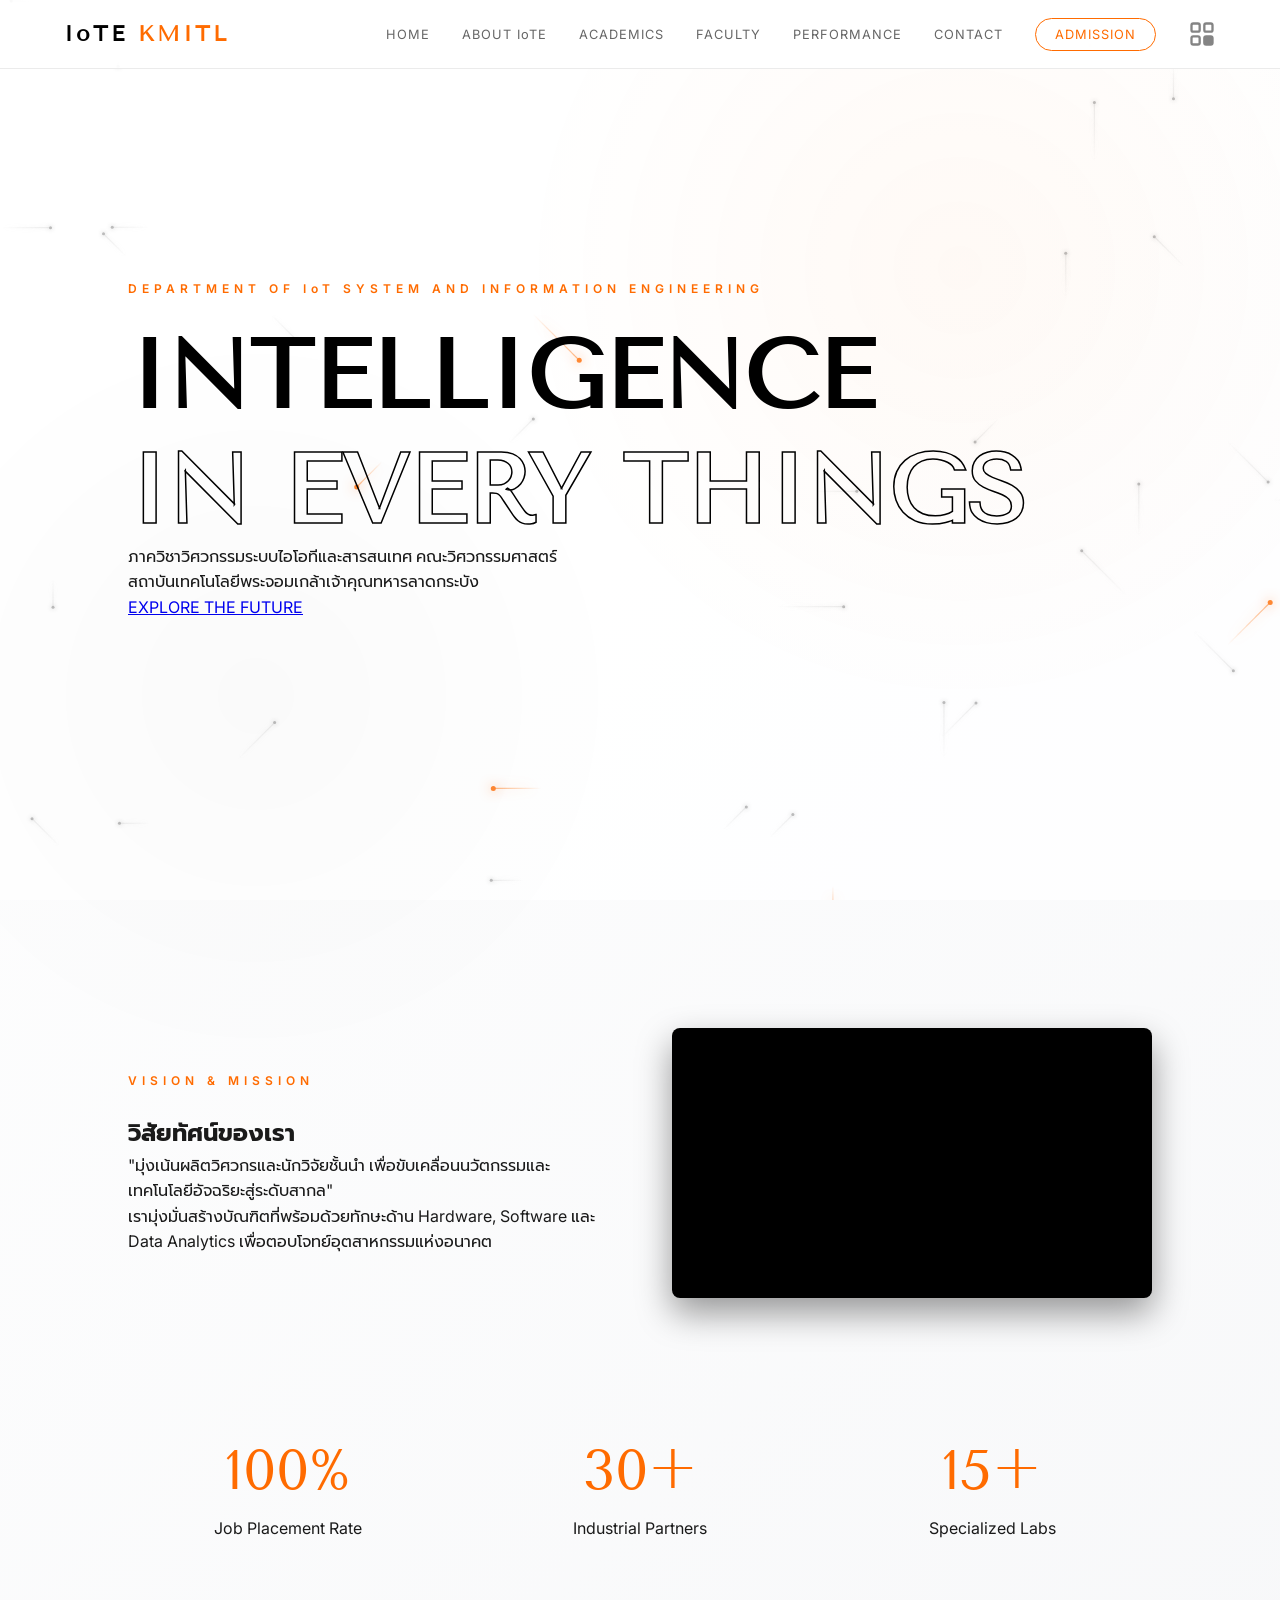
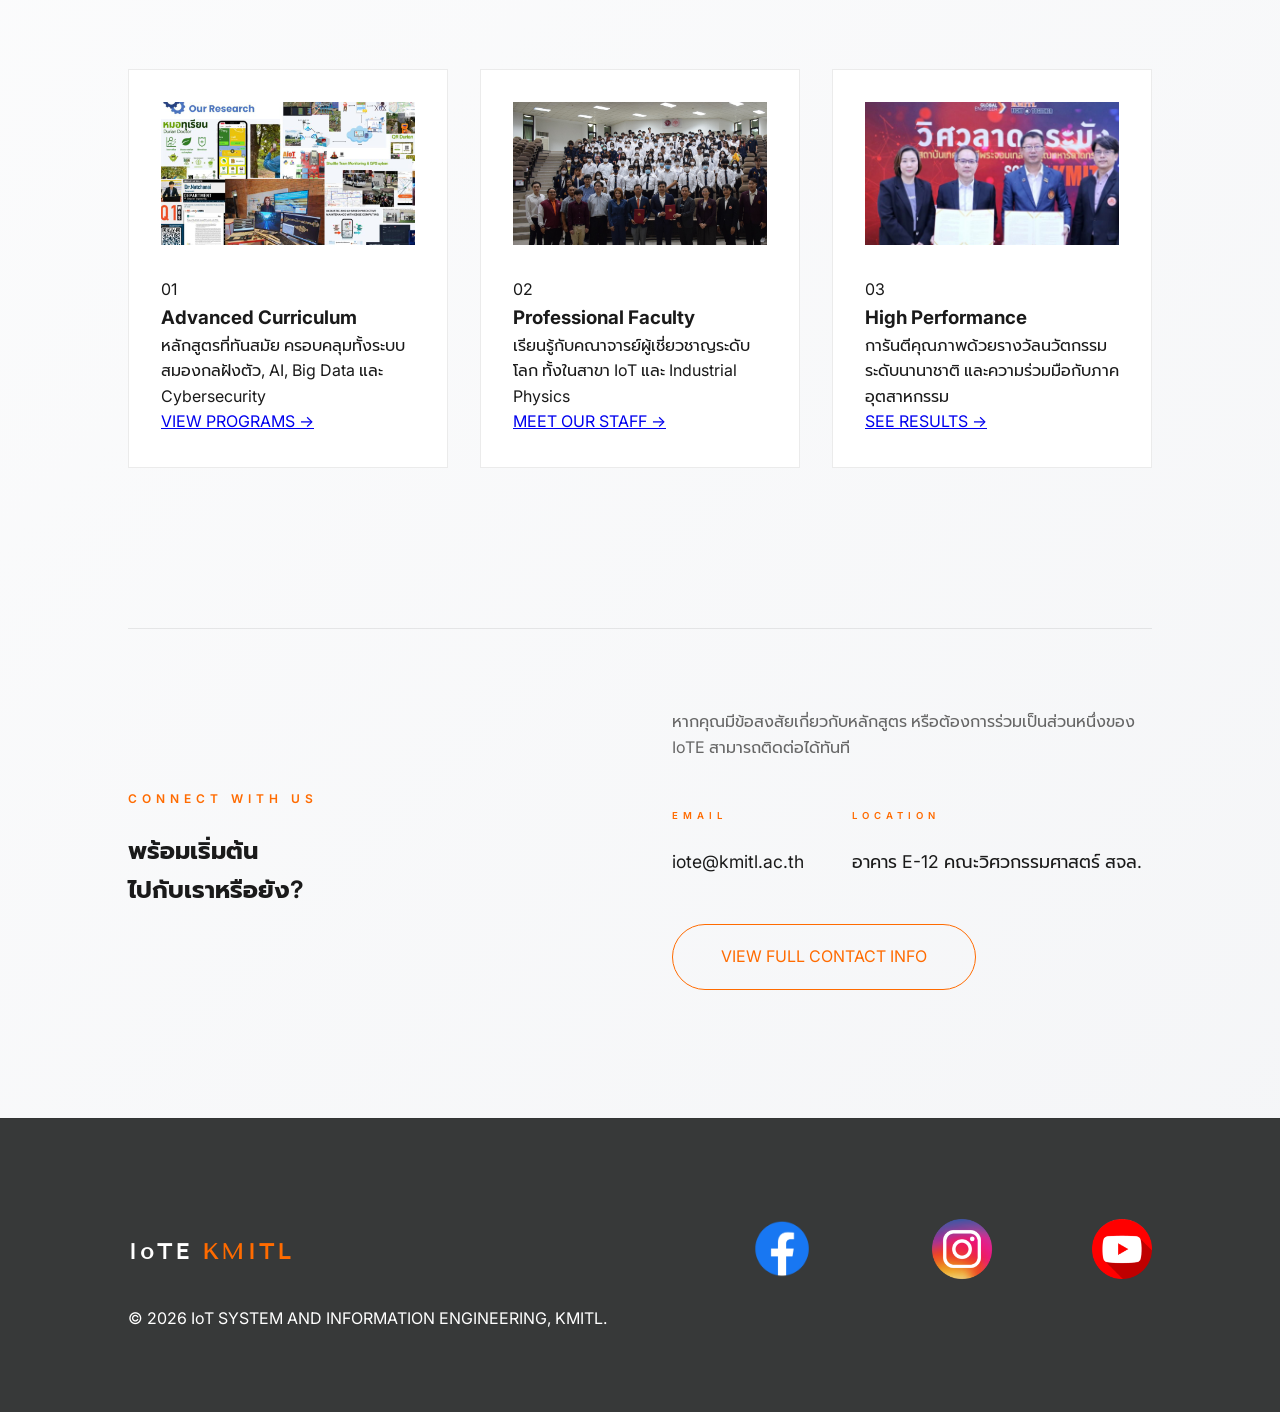
<file: index.html>
<!DOCTYPE html>
<html lang="th">
<head>
    <meta charset="UTF-8">
    <meta name="viewport" content="width=device-width, initial-scale=1.0">
    <title>IoTE KMITL | Home - วิศวกรรมระบบไอโอทีและสารสนเทศ</title>
    <link href="https://fonts.googleapis.com/css2?family=Inter:wght@100;300;400;600&family=Tenor+Sans&family=Prompt:wght@200;400;600&display=swap" rel="stylesheet">
    <link rel="stylesheet" href="style.css">
</head>
<body>

    <canvas id="starfield"></canvas>
    <div class="glow-orb"></div>

    <nav>
    <div class="logo">IoTE <span>KMITL</span></div>

    <div class="nav-right-actions">
        
        <a href="play.html" class="magic-portal mobile-portal-icon" title="Intelligence Hub">
            <svg width="24" height="24" viewBox="0 0 24 24" fill="none" xmlns="http://www.w3.org/2000/svg">
                <rect x="3" y="3" width="7" height="7" rx="1.5" stroke="currentColor" stroke-width="2"/>
                <rect x="14" y="3" width="7" height="7" rx="1.5" stroke="currentColor" stroke-width="2"/>
                <rect x="3" y="14" width="7" height="7" rx="1.5" stroke="currentColor" stroke-width="2"/>
                <rect x="14" y="14" width="7" height="7" rx="1.5" stroke="currentColor" stroke-width="2" fill="currentColor"/>
            </svg>
        </a>

        <div class="menu-toggle" id="mobile-menu">
            <span class="bar"></span>
            <span class="bar"></span>
            <span class="bar"></span>
        </div>
    </div>

    <ul class="nav-links">
        <li><a href="index.html">HOME</a></li>
        <li><a href="about.html">ABOUT IoTE</a></li>
        <li><a href="academics.html">ACADEMICS</a></li>
        <li><a href="faculty.html">FACULTY</a></li>
        <li><a href="performance.html">PERFORMANCE</a></li>
        <li><a href="contact.html">CONTACT</a></li>
        <li><a href="admission.html" class="nav-btn">ADMISSION</a></li>
        <li class="desktop-portal-item">
            <a href="play.html" class="magic-portal">
                <svg width="28" height="28" viewBox="0 0 24 24" fill="none" xmlns="http://www.w3.org/2000/svg">
                    <rect x="3" y="3" width="7" height="7" rx="1.5" stroke="currentColor" stroke-width="2"/>
                    <rect x="14" y="3" width="7" height="7" rx="1.5" stroke="currentColor" stroke-width="2"/>
                    <rect x="3" y="14" width="7" height="7" rx="1.5" stroke="currentColor" stroke-width="2"/>
                    <rect x="14" y="14" width="7" height="7" rx="1.5" stroke="currentColor" stroke-width="2" fill="currentColor"/>
                </svg>
            </a>
        </li>
    </ul>
</nav>

    <header class="hero">
        <div class="hero-content">
            <span class="label reveal">DEPARTMENT OF IoT SYSTEM AND INFORMATION ENGINEERING</span>
            <h1 class="reveal">INTELLIGENCE <br><span>IN EVERY THINGS</span></h1>
            <p class="reveal">ภาควิชาวิศวกรรมระบบไอโอทีและสารสนเทศ คณะวิศวกรรมศาสตร์ <br>สถาบันเทคโนโลยีพระจอมเกล้าเจ้าคุณทหารลาดกระบัง</p>
            <div class="hero-btns reveal">
                <a href="#intro" class="scroll-down-link">
                    EXPLORE THE FUTURE <br>
                    <span class="mouse"><span class="wheel"></span></span>
                </a>
            </div>
        </div>
    </header>

    <section id="intro" class="container">
        <div class="section-grid align-center">
            <div class="reveal">
                <span class="label">VISION & MISSION</span>
                <h2>วิสัยทัศน์ของเรา</h2>
                <p class="lead">"มุ่งเน้นผลิตวิศวกรและนักวิจัยชั้นนำ เพื่อขับเคลื่อนนวัตกรรมและเทคโนโลยีอัจฉริยะสู่ระดับสากล"</p>
                <p>เรามุ่งมั่นสร้างบัณฑิตที่พร้อมด้วยทักษะด้าน Hardware, Software และ Data Analytics เพื่อตอบโจทย์อุตสาหกรรมแห่งอนาคต</p>
            </div>
            
            <div class="reveal main-img" style="position: relative; padding-bottom: 56.25%; height: 0; overflow: hidden; border-radius: 8px; background: #000; box-shadow: 0 15px 35px rgba(0,0,0,0.4);">
                <iframe 
                    src="https://www.youtube.com/embed/yVEvCxeXNRc" 
                    style="position: absolute; top: 0; left: 0; width: 100%; height: 100%; border: 0;" 
                    title="IoTE KMITL YouTube Video" 
                    allow="accelerometer; autoplay; clipboard-write; encrypted-media; gyroscope; picture-in-picture; web-share" 
                    referrerpolicy="strict-origin-when-cross-origin" 
                    allowfullscreen>
                </iframe>
            </div>
        </div>

        <div class="stats-grid reveal">
            <div class="stat-item">
                <div class="stat-num">100%</div>
                <p>Job Placement Rate</p>
            </div>
            <div class="stat-item">
                <div class="stat-num">30+</div>
                <p>Industrial Partners</p>
            </div>
            <div class="stat-item">
                <div class="stat-num">15+</div>
                <p>Specialized Labs</p>
            </div>
        </div>

        <div class="grid-3">
            <div class="info-card reveal">
                <div class="card-image-box">
                    <span>[ PHOTO ]</span>
                    <img src="7.jpg" style="max-width:120%;" alt="" onerror="this.style.display='none'">
                </div>
                <div class="card-num">01</div>
                <h3>Advanced Curriculum</h3>
                <p>หลักสูตรที่ทันสมัย ครอบคลุมทั้งระบบสมองกลฝังตัว, AI, Big Data และ Cybersecurity</p>
                <a href="academics.html" class="card-link">VIEW PROGRAMS →</a>
            </div>
            
            <div class="info-card reveal" style="transition-delay: 0.1s;">
                <div class="card-image-box">
                    <span>[ PHOTO ]</span>
                    <img src="5.jpg" style="max-width:120%;" alt="" onerror="this.style.display='none'">
                </div>
                <div class="card-num">02</div>
                <h3>Professional Faculty</h3>
                <p>เรียนรู้กับคณาจารย์ผู้เชี่ยวชาญระดับโลก ทั้งในสาขา IoT และ Industrial Physics</p>
                <a href="faculty.html" class="card-link">MEET OUR STAFF →</a>
            </div>

            <div class="info-card reveal" style="transition-delay: 0.2s;">
                <div class="card-image-box">
                    <span>[ PHOTO ]</span>
                    <img src="6.jpg" style="max-width:120%;" alt="" onerror="this.style.display='none'">
                </div>
                <div class="card-num">03</div>
                <h3>High Performance</h3>
                <p>การันตีคุณภาพด้วยรางวัลนวัตกรรมระดับนานาชาติ และความร่วมมือกับภาคอุตสาหกรรม</p>
                <a href="performance.html" class="card-link">SEE RESULTS →</a>
            </div>
        </div>

        <div class="section-grid reveal" style="margin-top: 10rem; border-top: 1px solid var(--border); padding-top: 5rem;">
            <div>
                <span class="label">CONNECT WITH US</span>
                <h2>พร้อมเริ่มต้น<br>ไปกับเราหรือยัง?</h2>
            </div>
            <div>
                <p style="margin-bottom: 3rem; color: var(--dim-text);">หากคุณมีข้อสงสัยเกี่ยวกับหลักสูตร หรือต้องการร่วมเป็นส่วนหนึ่งของ IoTE สามารถติดต่อได้ทันที</p>
                <div style="display: flex; gap: 3rem; flex-wrap: wrap; margin-bottom: 3rem;">
                    <div>
                        <span class="label" style="font-size: 0.6rem;">EMAIL</span>
                        <p style="color: var(--text); font-size: 1.1rem; font-weight: 400;">iote@kmitl.ac.th</p>
                    </div>
                    <div>
                        <span class="label" style="font-size: 0.6rem;">LOCATION</span>
                        <p style="color: var(--text); font-size: 1.1rem; font-weight: 400;">อาคาร E-12 คณะวิศวกรรมศาสตร์ สจล.</p>
                    </div>
                </div>
                <a href="contact.html" class="nav-btn" style="padding: 1.2rem 3rem; display: inline-block;">VIEW FULL CONTACT INFO</a>
            </div>
        </div>
    </section>

    <footer>
        <div class="footer-content">
            <div class="logo">IoTE <span>KMITL</span></div>
            <div class="social-links">
    <a href=""><img src="Facebook.png" alt="Facebook" class="social-icon"></a>
    <a href="#"><img src="instagram.png" alt="LinkedIn" class="social-icon"></a>
    <a href="https://www.youtube.com/@iote_kmitl"><img src="Youtube.png" alt="YouTube" class="social-icon" style="width: 60px;"></a>
</div>
        </div>
        <div class="footer-bottom">
            <p>&copy; 2026 IoT SYSTEM AND INFORMATION ENGINEERING, KMITL.</p>
        </div>
    </footer>

    <script src="script.js"></script>
</body>

</html>
</file>
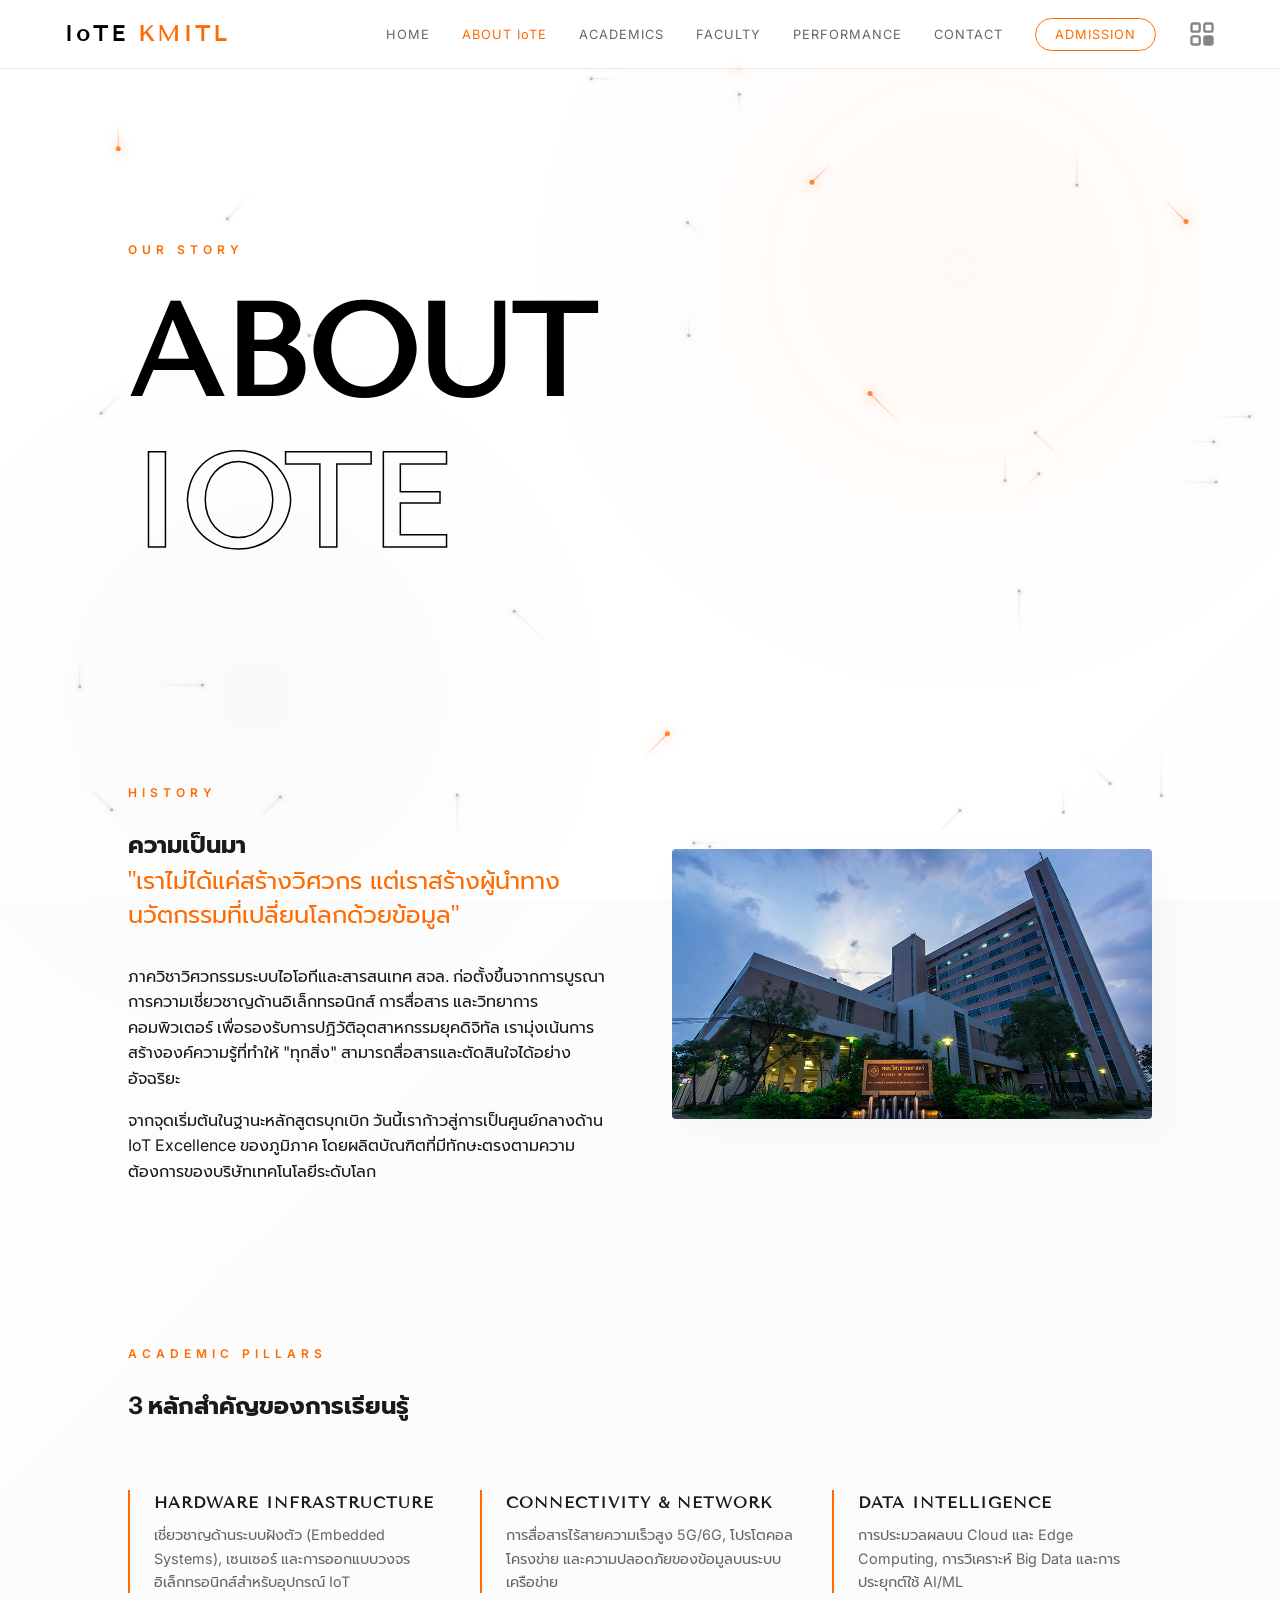
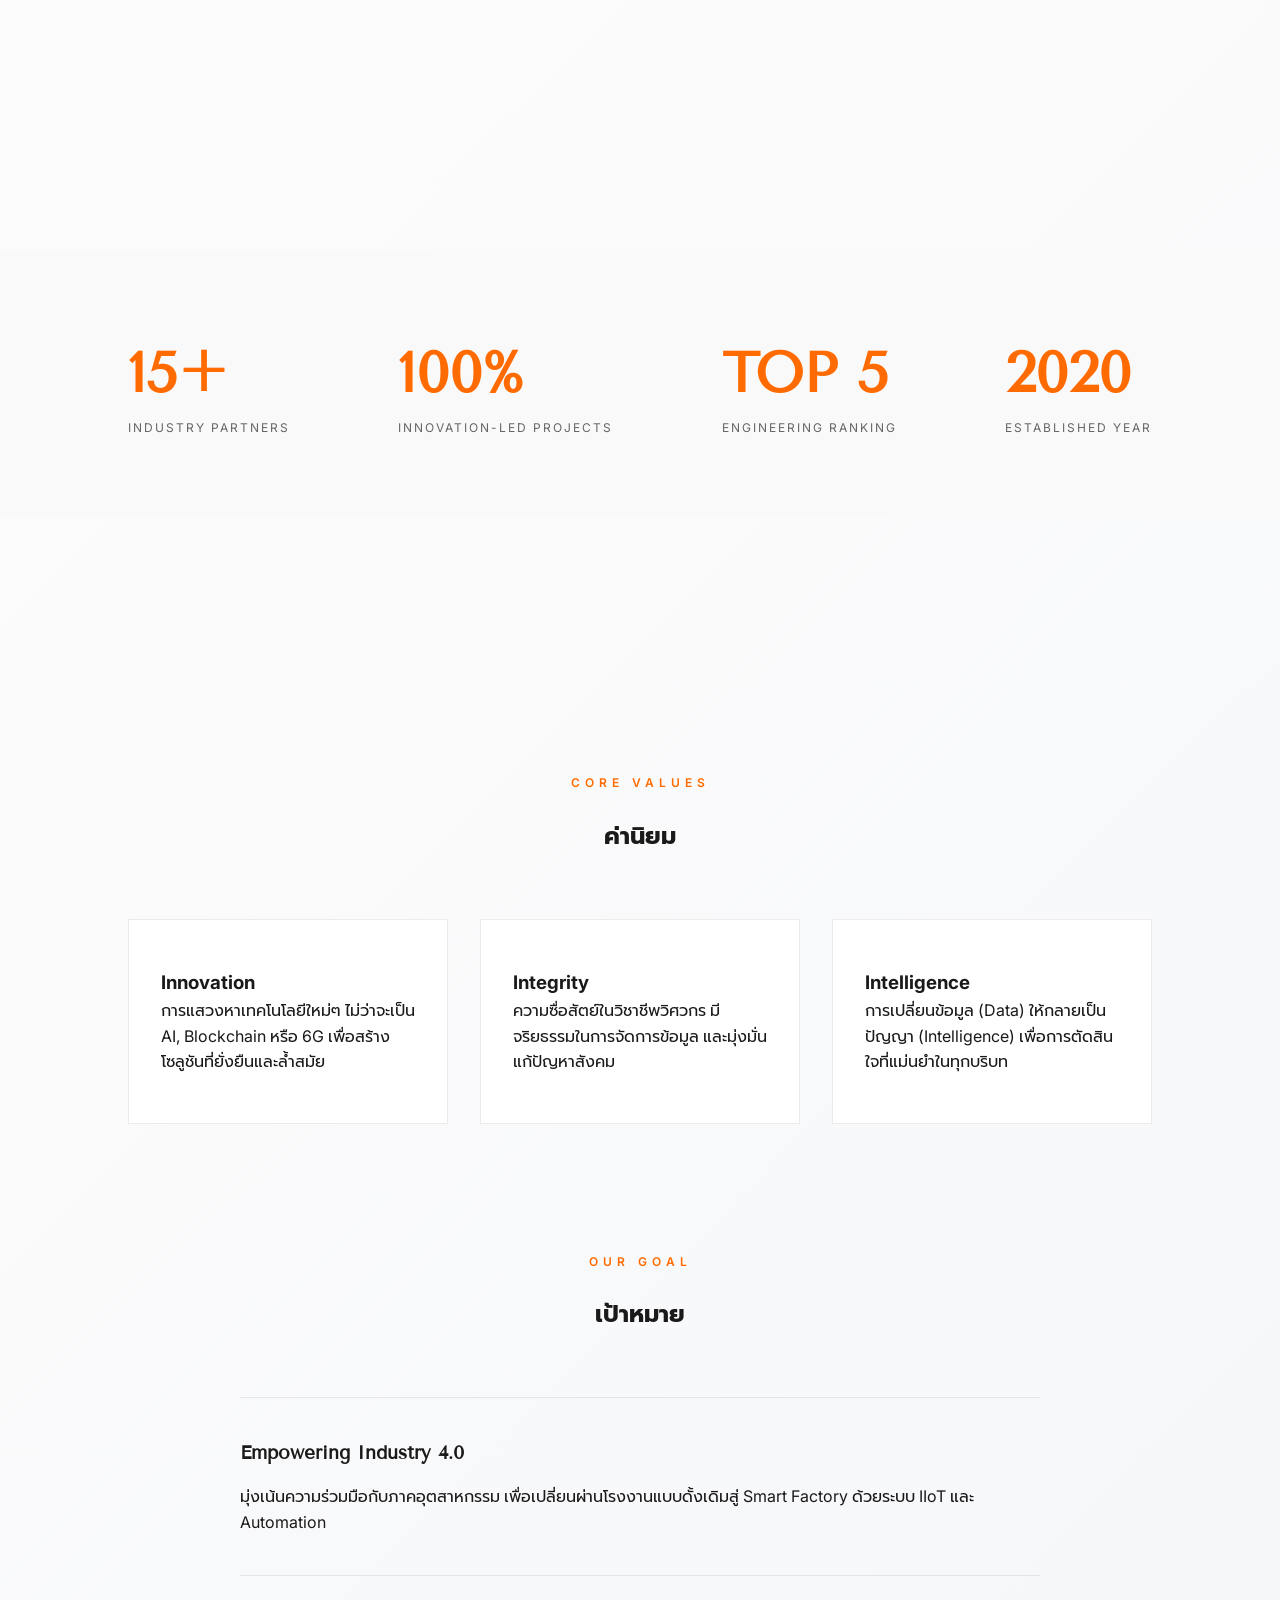
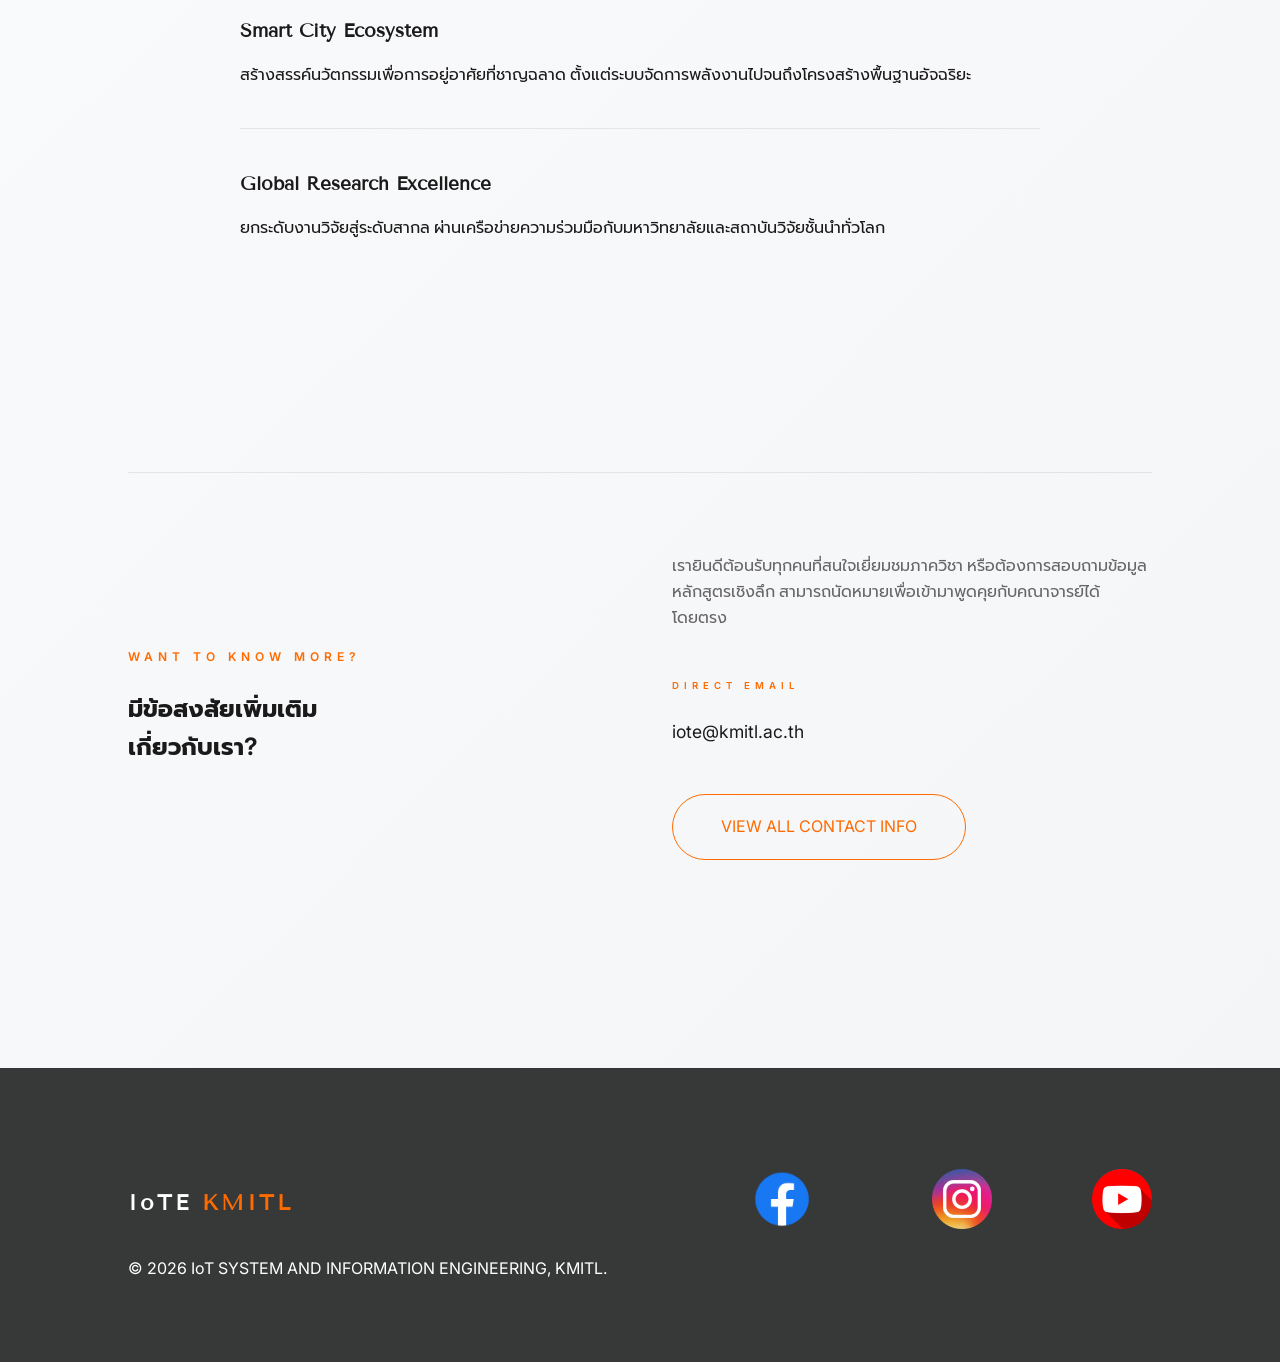
<file: about.html>
<!DOCTYPE html>
<html lang="th">
<head>
    <meta charset="UTF-8">
    <meta name="viewport" content="width=device-width, initial-scale=1.0">
    <title>About | IoTE KMITL - วิสัยทัศน์</title>
    <link href="https://fonts.googleapis.com/css2?family=Inter:wght@100;300;400;600&family=Tenor+Sans&family=Prompt:wght@200;400;600&display=swap" rel="stylesheet">
    <link rel="stylesheet" href="style.css">
    <style>
        /* สไตล์เพิ่มเติมสำหรับหน้า About - Minimal Edition */
        .lead { font-size: 1.5rem; color: var(--accent); font-family: 'Tenor Sans', 'Prompt'; margin-bottom: 2rem; line-height: 1.4; }
        .pillar-grid { display: grid; grid-template-columns: repeat(auto-fit, minmax(250px, 1fr)); gap: 2rem; margin-top: 4rem; }
        .pillar-item { border-left: 2px solid var(--accent); padding-left: 1.5rem; }
        .pillar-item h4 { font-family: 'Tenor Sans'; letter-spacing: 1px; margin-bottom: 0.5rem; color: var(--text); }
        .impact-stats { background: #f9f9f9; padding: 5rem 10%; display: flex; justify-content: space-between; flex-wrap: wrap; gap: 3rem; margin: 8rem 0; }
        .impact-item h2 { font-family: 'Tenor Sans'; font-size: 3.5rem; color: var(--accent); }
        .impact-item p { font-size: 0.75rem; letter-spacing: 2px; color: var(--dim-text); text-transform: uppercase; }
        
        /* สไตล์กรอบรูปเดียวของหน้า - แก้ไขให้รองรับรูปแนวนอนได้สวยงามขึ้น */
        .compact-img-frame {
            max-width: 550px; 
            margin-left: auto;
            width: 100%;
        }

        /* ปรับ Layout ส่วนเป้าหมายให้เป็นแบบข้อความล้วน */
        .goals-text-only {
            max-width: 800px;
            margin: 0 auto;
        }

        /* สไตล์สำหรับ Magic Portal ในเมนู */
        .magic-portal {
            display: flex;
            align-items: center;
            justify-content: center;
            color: var(--text);
            transition: all 0.3s ease;
            opacity: 0.8;
        }
        .magic-portal:hover {
            opacity: 1;
            transform: scale(1.1);
            color: var(--accent);
        }

        @media (max-width: 768px) {
            .compact-img-frame {
                max-width: 100%;
                margin-top: 3rem;
            }
        }
    </style>
</head>
<body>

    <canvas id="starfield"></canvas>
    <div class="glow-orb"></div>

    <nav>
        <div class="logo">IoTE <span>KMITL</span></div>
        <div class="menu-toggle" id="mobile-menu">
        <span class="bar"></span>
        <span class="bar"></span>
        <span class="bar"></span>
    </div>
        <ul class="nav-links">
            <li><a href="index.html">HOME</a></li>
            <li><a href="about.html" class="active">ABOUT IoTE</a></li>
            <li><a href="academics.html">ACADEMICS</a></li>
            <li><a href="faculty.html">FACULTY</a></li>
            <li><a href="performance.html">PERFORMANCE</a></li>
            <li><a href="contact.html">CONTACT</a></li> 
            <li><a href="admission.html" class="nav-btn">ADMISSION</a></li>
            <li>
    <a href="play.html" class="magic-portal" title="Intelligence Hub">
        <svg width="28" height="28" viewBox="0 0 24 24" fill="none" xmlns="http://www.w3.org/2000/svg">
            <rect x="3" y="3" width="7" height="7" rx="1.5" stroke="currentColor" stroke-width="2"/>
            <rect x="14" y="3" width="7" height="7" rx="1.5" stroke="currentColor" stroke-width="2"/>
            <rect x="3" y="14" width="7" height="7" rx="1.5" stroke="currentColor" stroke-width="2"/>
            <rect x="14" y="14" width="7" height="7" rx="1.5" stroke="currentColor" stroke-width="2" fill="currentColor"/>
        </svg>
    </a>
</li>
        </ul>
    </nav>

    <header class="container" style="padding-top: 15rem; padding-bottom: 5rem;">
        <span class="label reveal">OUR STORY</span>
        <h1 class="reveal" style="font-size: clamp(3rem, 10vw, 8rem);">ABOUT <br><span>IOTE</span></h1>
    </header>

    <section class="container">
        <div class="section-grid align-center">
            <div class="reveal">
                <span class="label">HISTORY</span>
                <h2>ความเป็นมา</h2>
                <p class="lead">"เราไม่ได้แค่สร้างวิศวกร แต่เราสร้างผู้นำทางนวัตกรรมที่เปลี่ยนโลกด้วยข้อมูล"</p>
                <p>ภาควิชาวิศวกรรมระบบไอโอทีและสารสนเทศ สจล. ก่อตั้งขึ้นจากการบูรณาการความเชี่ยวชาญด้านอิเล็กทรอนิกส์ การสื่อสาร และวิทยาการคอมพิวเตอร์ เพื่อรองรับการปฏิวัติอุตสาหกรรมยุคดิจิทัล เรามุ่งเน้นการสร้างองค์ความรู้ที่ทำให้ "ทุกสิ่ง" สามารถสื่อสารและตัดสินใจได้อย่างอัจฉริยะ</p>
                <p style="margin-top: 1rem;">จากจุดเริ่มต้นในฐานะหลักสูตรบุกเบิก วันนี้เราก้าวสู่การเป็นศูนย์กลางด้าน IoT Excellence ของภูมิภาค โดยผลิตบัณฑิตที่มีทักษะตรงตามความต้องการของบริษัทเทคโนโลยีระดับโลก</p>
            </div>
            <div class="reveal compact-img-frame">
                <div class="image-placeholder" style="aspect-ratio: 16/9; box-shadow: 10px 10px 40px rgba(0,0,0,0.03); border-radius: 4px; overflow: hidden;">
                    <span>[ บรรยากาศภาควิชา / ตึก E-12 ]</span>
                    <img src="8.jpg" alt="IoTE KMITL Building" style="width: 100%; height: 100%; object-fit: cover;" onerror="this.style.display='none'">
                </div>
            </div>
        </div>

        <div class="reveal" style="margin-top: 10rem;">
            <span class="label">ACADEMIC PILLARS</span>
            <h2>3 หลักสำคัญของการเรียนรู้</h2>
            <div class="pillar-grid">
                <div class="pillar-item">
                    <h4>HARDWARE INFRASTRUCTURE</h4>
                    <p style="font-size: 0.9rem; color: var(--dim-text);">เชี่ยวชาญด้านระบบฝังตัว (Embedded Systems), เซนเซอร์ และการออกแบบวงจรอิเล็กทรอนิกส์สำหรับอุปกรณ์ IoT</p>
                </div>
                <div class="pillar-item">
                    <h4>CONNECTIVITY & NETWORK</h4>
                    <p style="font-size: 0.9rem; color: var(--dim-text);">การสื่อสารไร้สายความเร็วสูง 5G/6G, โปรโตคอลโครงข่าย และความปลอดภัยของข้อมูลบนระบบเครือข่าย</p>
                </div>
                <div class="pillar-item">
                    <h4>DATA INTELLIGENCE</h4>
                    <p style="font-size: 0.9rem; color: var(--dim-text);">การประมวลผลบน Cloud และ Edge Computing, การวิเคราะห์ Big Data และการประยุกต์ใช้ AI/ML</p>
                </div>
            </div>
        </div>
    </section>

    <div class="impact-stats reveal">
        <div class="impact-item">
            <h2>15+</h2>
            <p>Industry Partners</p>
        </div>
        <div class="impact-item">
            <h2>100%</h2>
            <p>Innovation-Led Projects</p>
        </div>
        <div class="impact-item">
            <h2>TOP 5</h2>
            <p>Engineering Ranking</p>
        </div>
        <div class="impact-item">
            <h2>2020</h2>
            <p>Established Year</p>
        </div>
    </div>

    <section class="container">
        <div class="reveal" style="text-align: center;">
            <span class="label">CORE VALUES</span>
            <h2>ค่านิยม</h2>
        </div>
        <div class="grid-3 reveal" style="margin-top: 4rem; margin-bottom: 8rem;">
            <div class="info-card" style="padding: 3rem 2rem;">
                <h3>Innovation</h3>
                <p>การแสวงหาเทคโนโลยีใหม่ๆ ไม่ว่าจะเป็น AI, Blockchain หรือ 6G เพื่อสร้างโซลูชันที่ยั่งยืนและล้ำสมัย</p>
            </div>
            <div class="info-card" style="padding: 3rem 2rem;">
                <h3>Integrity</h3>
                <p>ความซื่อสัตย์ในวิชาชีพวิศวกร มีจริยธรรมในการจัดการข้อมูล และมุ่งมั่นแก้ปัญหาสังคม</p>
            </div>
            <div class="info-card" style="padding: 3rem 2rem;">
                <h3>Intelligence</h3>
                <p>การเปลี่ยนข้อมูล (Data) ให้กลายเป็นปัญญา (Intelligence) เพื่อการตัดสินใจที่แม่นยำในทุกบริบท</p>
            </div>
        </div>

        <div class="reveal goals-text-only" style="margin-top: 5rem;">
            <div style="text-align: center; margin-bottom: 4rem;">
                <span class="label">OUR GOAL</span>
                <h2>เป้าหมาย</h2>
            </div>
            
            <div class="item-card" style="border-top: 1px solid var(--border); padding: 2.5rem 0;">
                <h3 style="font-family: 'Tenor Sans'; margin-bottom: 1rem;">Empowering Industry 4.0</h3>
                <p>มุ่งเน้นความร่วมมือกับภาคอุตสาหกรรม เพื่อเปลี่ยนผ่านโรงงานแบบดั้งเดิมสู่ Smart Factory ด้วยระบบ IIoT และ Automation</p>
            </div>
            
            <div class="item-card" style="border-top: 1px solid var(--border); padding: 2.5rem 0;">
                <h3 style="font-family: 'Tenor Sans'; margin-bottom: 1rem;">Smart City Ecosystem</h3>
                <p>สร้างสรรค์นวัตกรรมเพื่อการอยู่อาศัยที่ชาญฉลาด ตั้งแต่ระบบจัดการพลังงานไปจนถึงโครงสร้างพื้นฐานอัจฉริยะ</p>
            </div>

            <div class="item-card" style="border-top: 1px solid var(--border); padding: 2.5rem 0;">
                <h3 style="font-family: 'Tenor Sans'; margin-bottom: 1rem;">Global Research Excellence</h3>
                <p>ยกระดับงานวิจัยสู่ระดับสากล ผ่านเครือข่ายความร่วมมือกับมหาวิทยาลัยและสถาบันวิจัยชั้นนำทั่วโลก</p>
            </div>
        </div>

        <div class="section-grid reveal" style="margin-top: 12rem; border-top: 1px solid var(--border); padding-top: 5rem; padding-bottom: 5rem;">
            <div>
                <span class="label">WANT TO KNOW MORE?</span>
                <h2>มีข้อสงสัยเพิ่มเติม<br>เกี่ยวกับเรา?</h2>
            </div>
            <div>
                <p style="margin-bottom: 3rem; color: var(--dim-text);">เรายินดีต้อนรับทุกคนที่สนใจเยี่ยมชมภาควิชา หรือต้องการสอบถามข้อมูลหลักสูตรเชิงลึก สามารถนัดหมายเพื่อเข้ามาพูดคุยกับคณาจารย์ได้โดยตรง</p>
                <div style="display: flex; gap: 3rem; flex-wrap: wrap; margin-bottom: 3rem;">
                    <div>
                        <span class="label" style="font-size: 0.6rem;">DIRECT EMAIL</span>
                        <p style="color: var(--text); font-size: 1.1rem; font-weight: 400;">iote@kmitl.ac.th</p>
                    </div>
                </div>
                <a href="contact.html" class="nav-btn" style="padding: 1.2rem 3rem; display: inline-block; text-decoration: none;">VIEW ALL CONTACT INFO</a>
            </div>
        </div>
    </section>

    <footer>
        <div class="footer-content">
            <div class="logo">IoTE <span>KMITL</span></div>
            <div class="social-links">
                <a href="https://www.facebook.com/IOTE.KMITL?mibextid=wwXIfr&rdid=25CPRn6FU3PUXONX&share_url=https%3A%2F%2Fwww.facebook.com%2Fshare%2F1Gx8LU5F8J%2F%3Fmibextid%3DwwXIfr#" target="_blank"><img src="Facebook.png" alt="Facebook" class="social-icon"></a>
                <a href="https://www.instagram.com/kmitl.iote.official?igsh=MTRmMmxjOWxud3BwNQ%3D%3D" target="_blank"><img src="instagram.png" alt="LinkedIn" class="social-icon"></a>
                <a href="https://www.youtube.com/@iote_kmitl" target="_blank"><img src="Youtube.png" alt="YouTube" class="social-icon" style="width: 60px;"></a>
            </div>
        </div>
        <div class="footer-bottom">
            <p>&copy; 2026 IoT SYSTEM AND INFORMATION ENGINEERING, KMITL.</p>
        </div>
    </footer>

    <script src="script.js"></script>
</body>
</html>
</file>
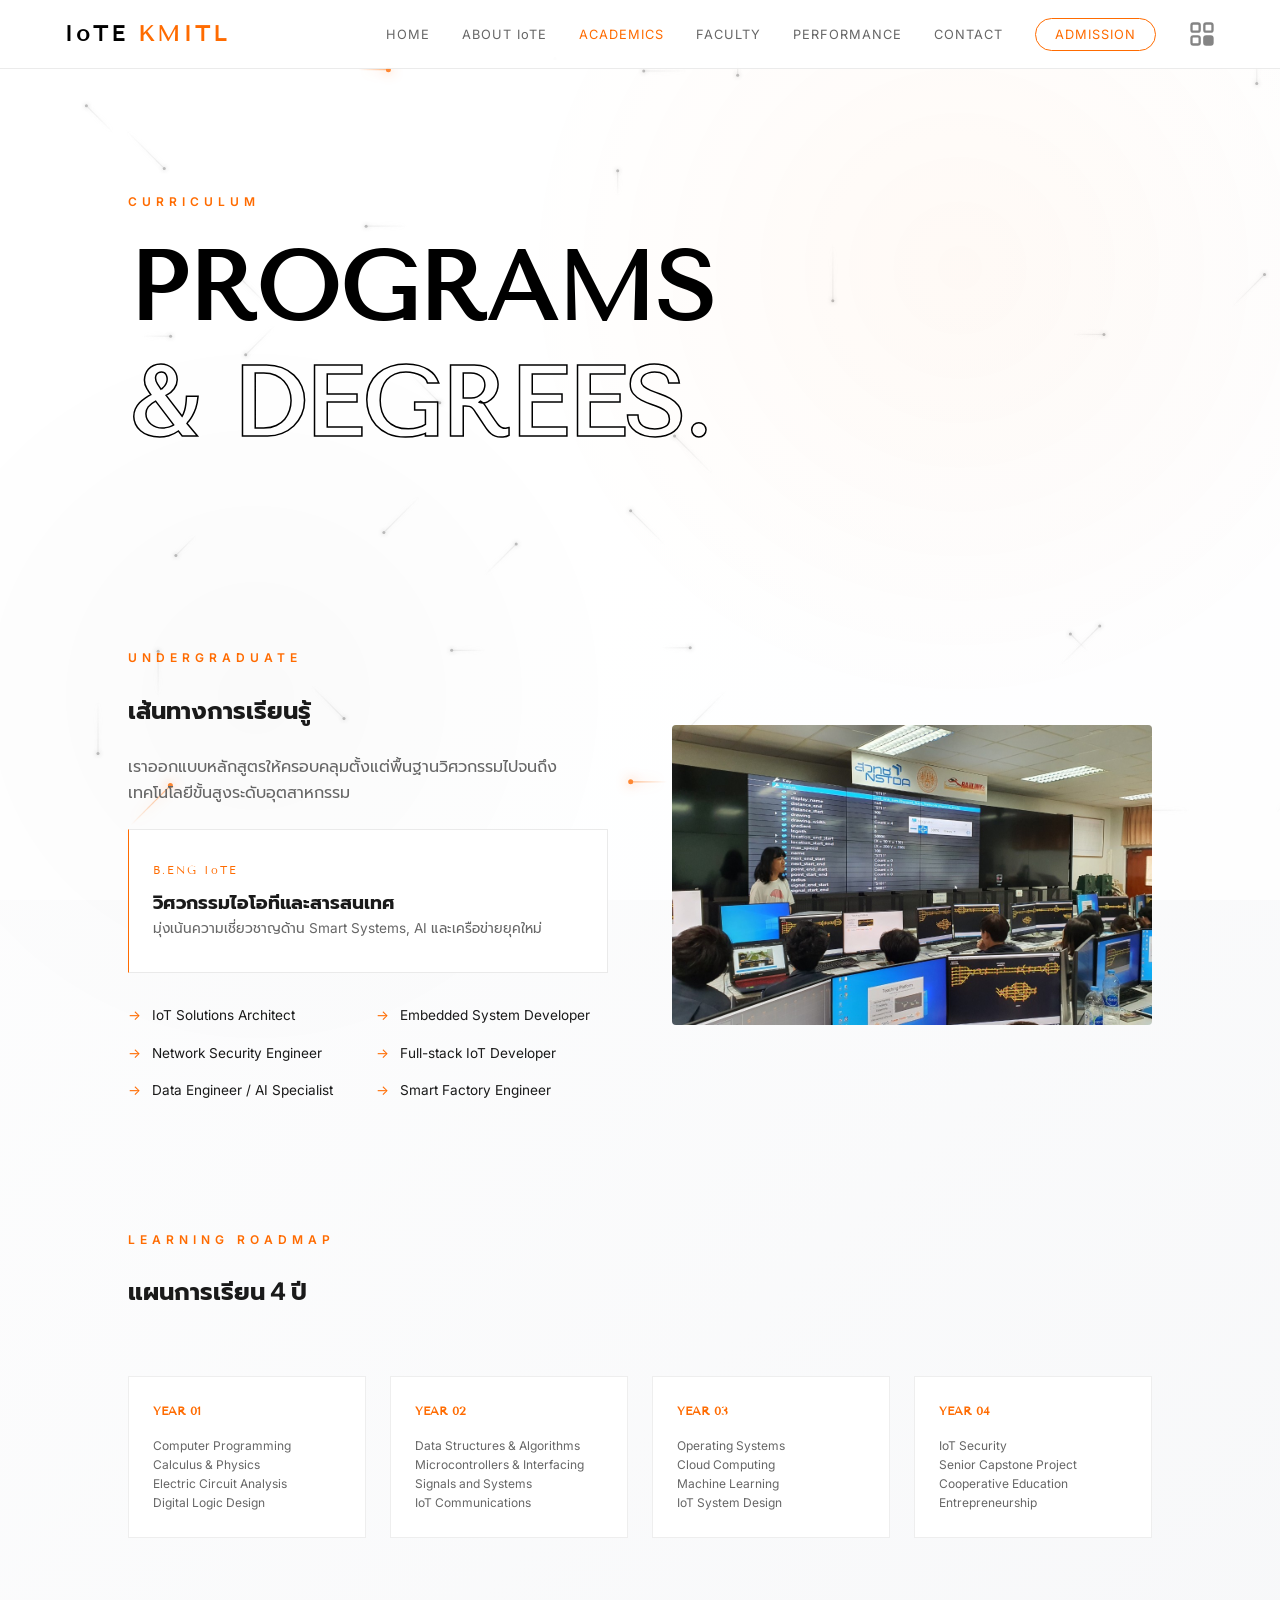
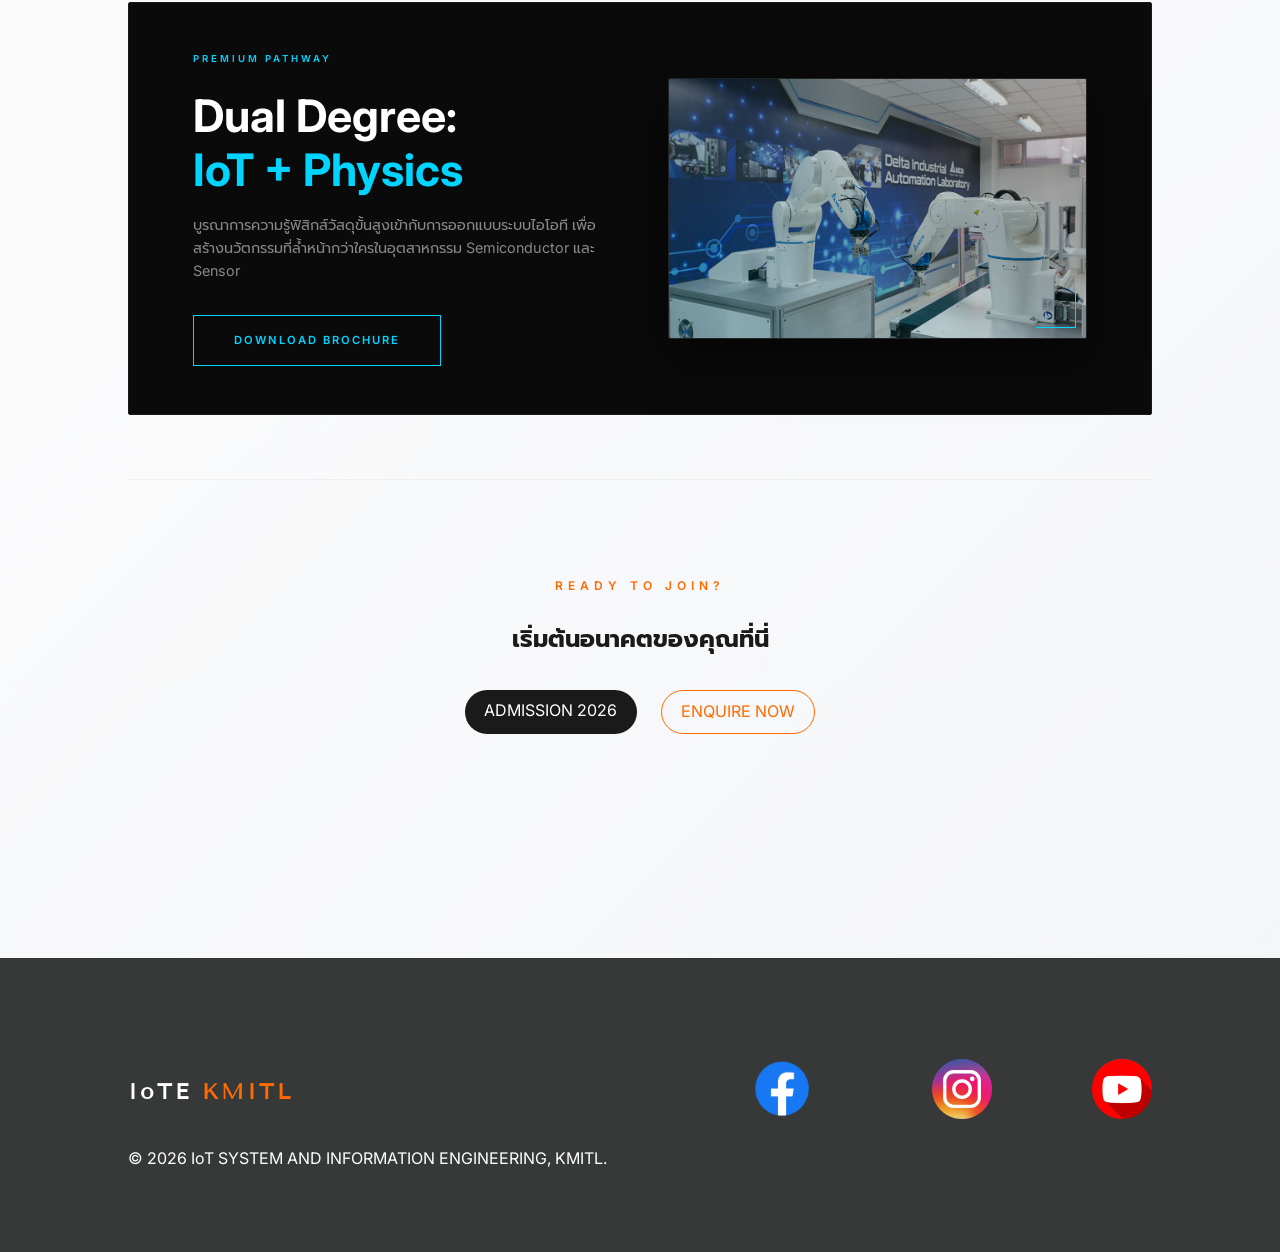
<file: academics.html>
<!DOCTYPE html>
<html lang="th">
<head>
    <meta charset="UTF-8">
    <meta name="viewport" content="width=device-width, initial-scale=1.0">
    <title>Academics | IoTE KMITL - หลักสูตรวิศวกรรมแห่งอนาคต</title>
    <link href="https://fonts.googleapis.com/css2?family=Inter:wght@100;300;400;600&family=Tenor+Sans&family=Prompt:wght@200;400;600&display=swap" rel="stylesheet">
    <link rel="stylesheet" href="style.css">
    <style>
        /* --- Academics Specific - Compact & Informative --- */
        
        .card-num {
            font-family: 'Tenor Sans';
            font-size: 0.7rem;
            color: var(--accent);
            letter-spacing: 2px;
            margin-bottom: 0.5rem;
        }

        /* Premium Pathway Section - Compact */
        .premium-box {
            background: #0a0a0a;
            padding: 3rem 4rem;
            border-radius: 2px;
            border: 1px solid #1a1a1a;
            margin: 4rem auto;
            max-width: 1000px;
            position: relative;
        }
        
        .premium-box .label { color: #00d4ff !important; font-size: 0.6rem; letter-spacing: 3px; }
        .premium-box h2 { color: #ffffff !important; margin: 1rem 0; font-size: 2.2rem; line-height: 1.2; }
        .premium-box p { color: #888 !important; line-height: 1.6; font-size: 0.9rem; max-width: 450px; }

        /* Button - Cyber Blue Action */
        .premium-btn {
            margin-top: 2rem;
            padding: 1rem 2.5rem;
            border: 1px solid #00d4ff;
            color: #00d4ff !important;
            text-decoration: none;
            font-size: 0.7rem;
            font-weight: 600;
            letter-spacing: 2px;
            display: inline-block;
            transition: all 0.2s ease;
            background: transparent;
            text-transform: uppercase;
        }

        .premium-btn:hover { background: rgba(0, 212, 255, 0.05); box-shadow: 0 0 15px rgba(0, 212, 255, 0.2); color: #fff !important; }
        .premium-btn:active { transform: scale(0.95); background: #00d4ff; color: #000 !important; box-shadow: 0 0 30px rgba(0, 212, 255, 0.6); }

        .cyber-grid { display: grid; grid-template-columns: 1.4fr 0.6fr; gap: 3rem; align-items: center; }

        /* Career & Roadmap Styles */
        .career-list { list-style: none; margin-top: 2rem; display: grid; grid-template-columns: repeat(2, 1fr); gap: 1rem; }
        .career-list li { font-size: 0.85rem; color: var(--text); padding-left: 1.5rem; position: relative; }
        .career-list li::before { content: '→'; position: absolute; left: 0; color: var(--accent); }

        .roadmap-container { display: grid; grid-template-columns: repeat(4, 1fr); gap: 1.5rem; margin-top: 4rem; }
        .year-card { padding: 1.5rem; border: 1px solid #eee; background: #fff; }
        .year-card h4 { font-family: 'Tenor Sans'; font-size: 0.75rem; color: var(--accent); margin-bottom: 1rem; }
        .year-card ul { list-style: none; font-size: 0.75rem; color: var(--dim-text); line-height: 1.6; }

        @media (max-width: 992px) {
            .roadmap-container { grid-template-columns: repeat(2, 1fr); }
            .cyber-grid { grid-template-columns: 1fr; }
        }
    </style>
</head>
<body>

    <canvas id="starfield"></canvas>
    <div class="glow-orb"></div>

    <nav>
        <div class="logo">IoTE <span>KMITL</span></div>
        <div class="menu-toggle" id="mobile-menu">
        <span class="bar"></span>
        <span class="bar"></span>
        <span class="bar"></span>
    </div>
        <ul class="nav-links">
            <li><a href="index.html">HOME</a></li>
            <li><a href="about.html">ABOUT IoTE</a></li>
            <li><a href="academics.html" class="active">ACADEMICS</a></li>
            <li><a href="faculty.html">FACULTY</a></li>
            <li><a href="performance.html">PERFORMANCE</a></li>
            <li><a href="contact.html">CONTACT</a></li>
            <li><a href="admission.html" class="nav-btn">ADMISSION</a></li>
            <li>
    <a href="play.html" class="magic-portal" title="Intelligence Hub">
        <svg width="28" height="28" viewBox="0 0 24 24" fill="none" xmlns="http://www.w3.org/2000/svg">
            <rect x="3" y="3" width="7" height="7" rx="1.5" stroke="currentColor" stroke-width="2"/>
            <rect x="14" y="3" width="7" height="7" rx="1.5" stroke="currentColor" stroke-width="2"/>
            <rect x="3" y="14" width="7" height="7" rx="1.5" stroke="currentColor" stroke-width="2"/>
            <rect x="14" y="14" width="7" height="7" rx="1.5" stroke="currentColor" stroke-width="2" fill="currentColor"/>
        </svg>
    </a>
</li>
        </ul>
    </nav>

    <header class="container" style="padding-top: 12rem; padding-bottom: 4rem;">
        <span class="label reveal">CURRICULUM</span>
        <h1 class="reveal" style="font-size: clamp(3rem, 8vw, 6rem);">PROGRAMS <span>& DEGREES.</span></h1>
    </header>

    <section class="container">
        <div class="section-grid align-center">
            <div class="reveal">
                <span class="label">UNDERGRADUATE</span>
                <h2>เส้นทางการเรียนรู้</h2>
                <p style="margin: 1.5rem 0; color: var(--dim-text);">เราออกแบบหลักสูตรให้ครอบคลุมตั้งแต่พื้นฐานวิศวกรรมไปจนถึงเทคโนโลยีขั้นสูงระดับอุตสาหกรรม</p>
                
                <div class="info-card reveal" style="border-left: 1px solid var(--accent); padding-left: 1.5rem;">
                    <div class="card-num">B.ENG IoTE</div>
                    <h3>วิศวกรรมไอโอทีและสารสนเทศ</h3>
                    <p style="font-size: 0.85rem; color: var(--dim-text);">มุ่งเน้นความเชี่ยวชาญด้าน Smart Systems, AI และเครือข่ายยุคใหม่</p>
                </div>

                <ul class="career-list reveal">
                    <li>IoT Solutions Architect</li>
                    <li>Embedded System Developer</li>
                    <li>Network Security Engineer</li>
                    <li>Full-stack IoT Developer</li>
                    <li>Data Engineer / AI Specialist</li>
                    <li>Smart Factory Engineer</li>
                </ul>
            </div>
            <div class="reveal image-placeholder" style="aspect-ratio: 16/10;">
                <img src="4.jpg" alt="" onerror="this.style.display='none'">
            </div>
        </div>

        <div class="reveal" style="margin-top: 8rem;">
            <span class="label">LEARNING ROADMAP</span>
            <h2>แผนการเรียน 4 ปี</h2>
            <div class="roadmap-container">
                <div class="year-card">
                    <h4>YEAR 01</h4>
                    <ul>
                        <li>Computer Programming</li>
                        <li>Calculus & Physics</li>
                        <li>Electric Circuit Analysis</li>
                        <li>Digital Logic Design</li>
                    </ul>
                </div>
                <div class="year-card">
                    <h4>YEAR 02</h4>
                    <ul>
                        <li>Data Structures & Algorithms</li>
                        <li>Microcontrollers & Interfacing</li>
                        <li>Signals and Systems</li>
                        <li>IoT Communications</li>
                    </ul>
                </div>
                <div class="year-card">
                    <h4>YEAR 03</h4>    
                    <ul>
                        <li>Operating Systems</li>
                        <li>Cloud Computing</li>
                        <li>Machine Learning</li>
                        <li>IoT System Design</li>
                    </ul>
                </div>
                <div class="year-card">
                    <h4>YEAR 04</h4>
                    <ul>
                        <li>IoT Security</li>
                        <li>Senior Capstone Project</li>
                        <li>Cooperative Education</li>
                        <li>Entrepreneurship</li>
                    </ul>
                </div>
            </div>
        </div>

        <div class="premium-box reveal" style="max-width: 1100px;">
            <div class="cyber-grid" style="grid-template-columns: 1fr; gap: 2rem;"> <div style="display: grid; grid-template-columns: repeat(auto-fit, minmax(300px, 1fr)); gap: 3.5rem; align-items: center;">
                    <div>
                        <span class="label">PREMIUM PATHWAY</span>
                        <h2 style="font-size: 2.8rem;">Dual Degree:<br><span style="color: #00d4ff;">IoT + Physics</span></h2>
                        <p style="max-width: 100%;">บูรณาการความรู้ฟิสิกส์วัสดุขั้นสูงเข้ากับการออกแบบระบบไอโอที เพื่อสร้างนวัตกรรมที่ล้ำหน้ากว่าใครในอุตสาหกรรม Semiconductor และ Sensor</p>
                        <a href="#" class="premium-btn">Download Brochure</a>
                    </div>
                    
                    <div style="position: relative; background: #111; aspect-ratio: 16/10; border: 1px solid #222; overflow: hidden; border-radius: 2px; box-shadow: 0 20px 50px rgba(0,0,0,0.5);">
                        <img src="12.jpg" alt="Advanced Research Lab" 
                             style="width: 100%; height: 100%; object-fit: cover; opacity: 0.8;" 
                             onerror="this.parentElement.innerHTML='<span style=\'color:#333; font-size:0.6rem;\'>[ IMAGE NOT FOUND ]</span>';">
                        
                        <div style="position: absolute; top: 0; left: 0; width: 100%; height: 100%; background: linear-gradient(45deg, rgba(0,212,255,0.15), transparent); pointer-events: none;"></div>
                        <div style="position: absolute; bottom: 10px; right: 10px; width: 40px; height: 1px; background: #00d4ff;"></div>
                        <div style="position: absolute; bottom: 10px; right: 10px; width: 1px; height: 40px; background: #00d4ff;"></div>
                    </div>
                </div>
            </div>
        </div>

        <div class="reveal" style="text-align: center; padding: 6rem 0; border-top: 1px solid #eee;">
            <span class="label">READY TO JOIN?</span>
            <h2 style="margin-bottom: 2rem;">เริ่มต้นอนาคตของคุณที่นี่</h2>
            <div style="display: flex; gap: 1.5rem; justify-content: center;">
                <a href="admission.html" class="nav-btn" style="text-decoration: none; background: var(--text); color: #fff !important; border: none;">ADMISSION 2026</a>
                <a href="contact.html" class="nav-btn" style="text-decoration: none;">ENQUIRE NOW</a>
            </div>
        </div>
    </section>

    <footer>
        <div class="footer-content">
            <div class="logo">IoTE <span>KMITL</span></div>
            <div class="social-links">
                <a href="https://www.facebook.com/IOTE.KMITL?mibextid=wwXIfr&rdid=25CPRn6FU3PUXONX&share_url=https%3A%2F%2Fwww.facebook.com%2Fshare%2F1Gx8LU5F8J%2F%3Fmibextid%3DwwXIfr#"target="_blank"><img src="Facebook.png" alt="Facebook" class="social-icon"></a>
    <a href="https://www.instagram.com/kmitl.iote.official?igsh=MTRmMmxjOWxud3BwNQ%3D%3D"target="_blank"><img src="instagram.png" alt="LinkedIn" class="social-icon"></a>
    <a href="https://www.youtube.com/@iote_kmitl"target="_blank"><img src="Youtube.png" alt="YouTube" class="social-icon" style="width: 60px;"></a>
            </div>
        </div>
        <div class="footer-bottom">
            <p>&copy; 2026 IoT SYSTEM AND INFORMATION ENGINEERING, KMITL.</p>
        </div>
    </footer>

    <script src="script.js"></script>
</body>
</html>
</file>
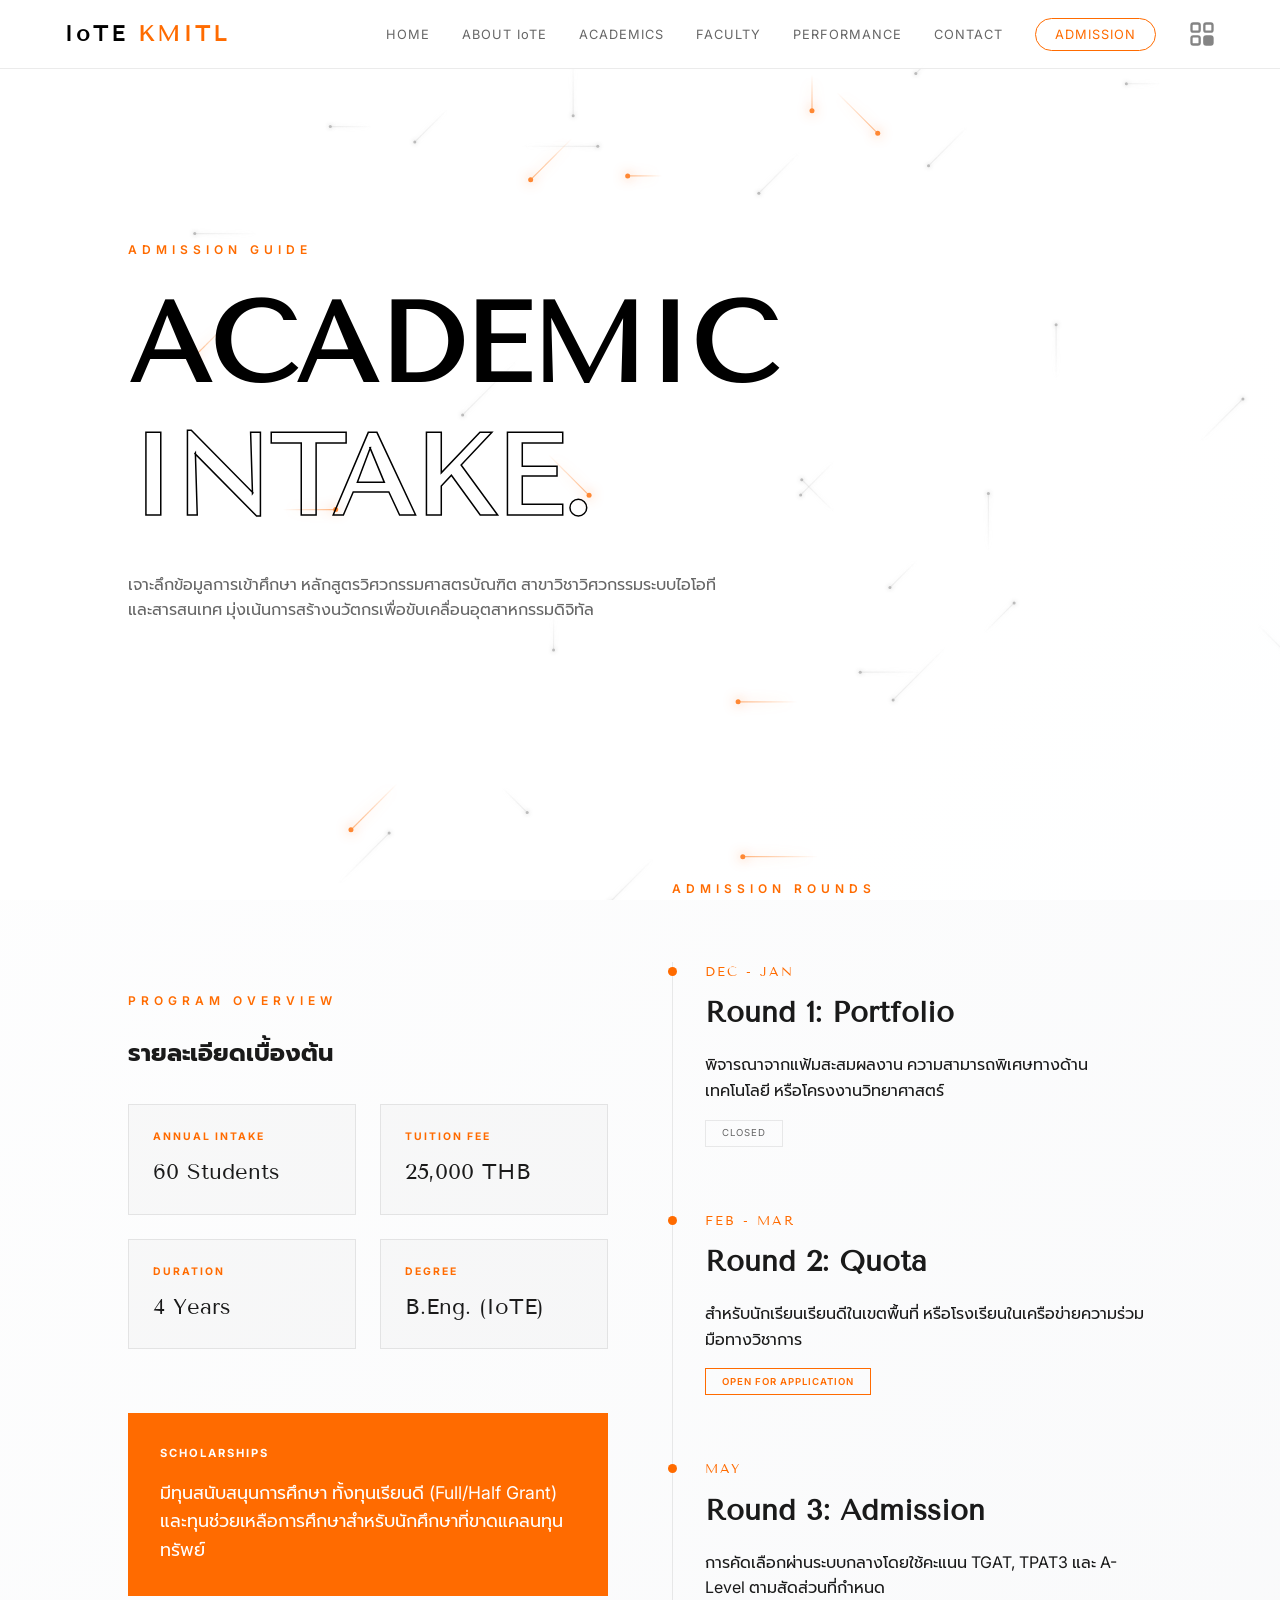
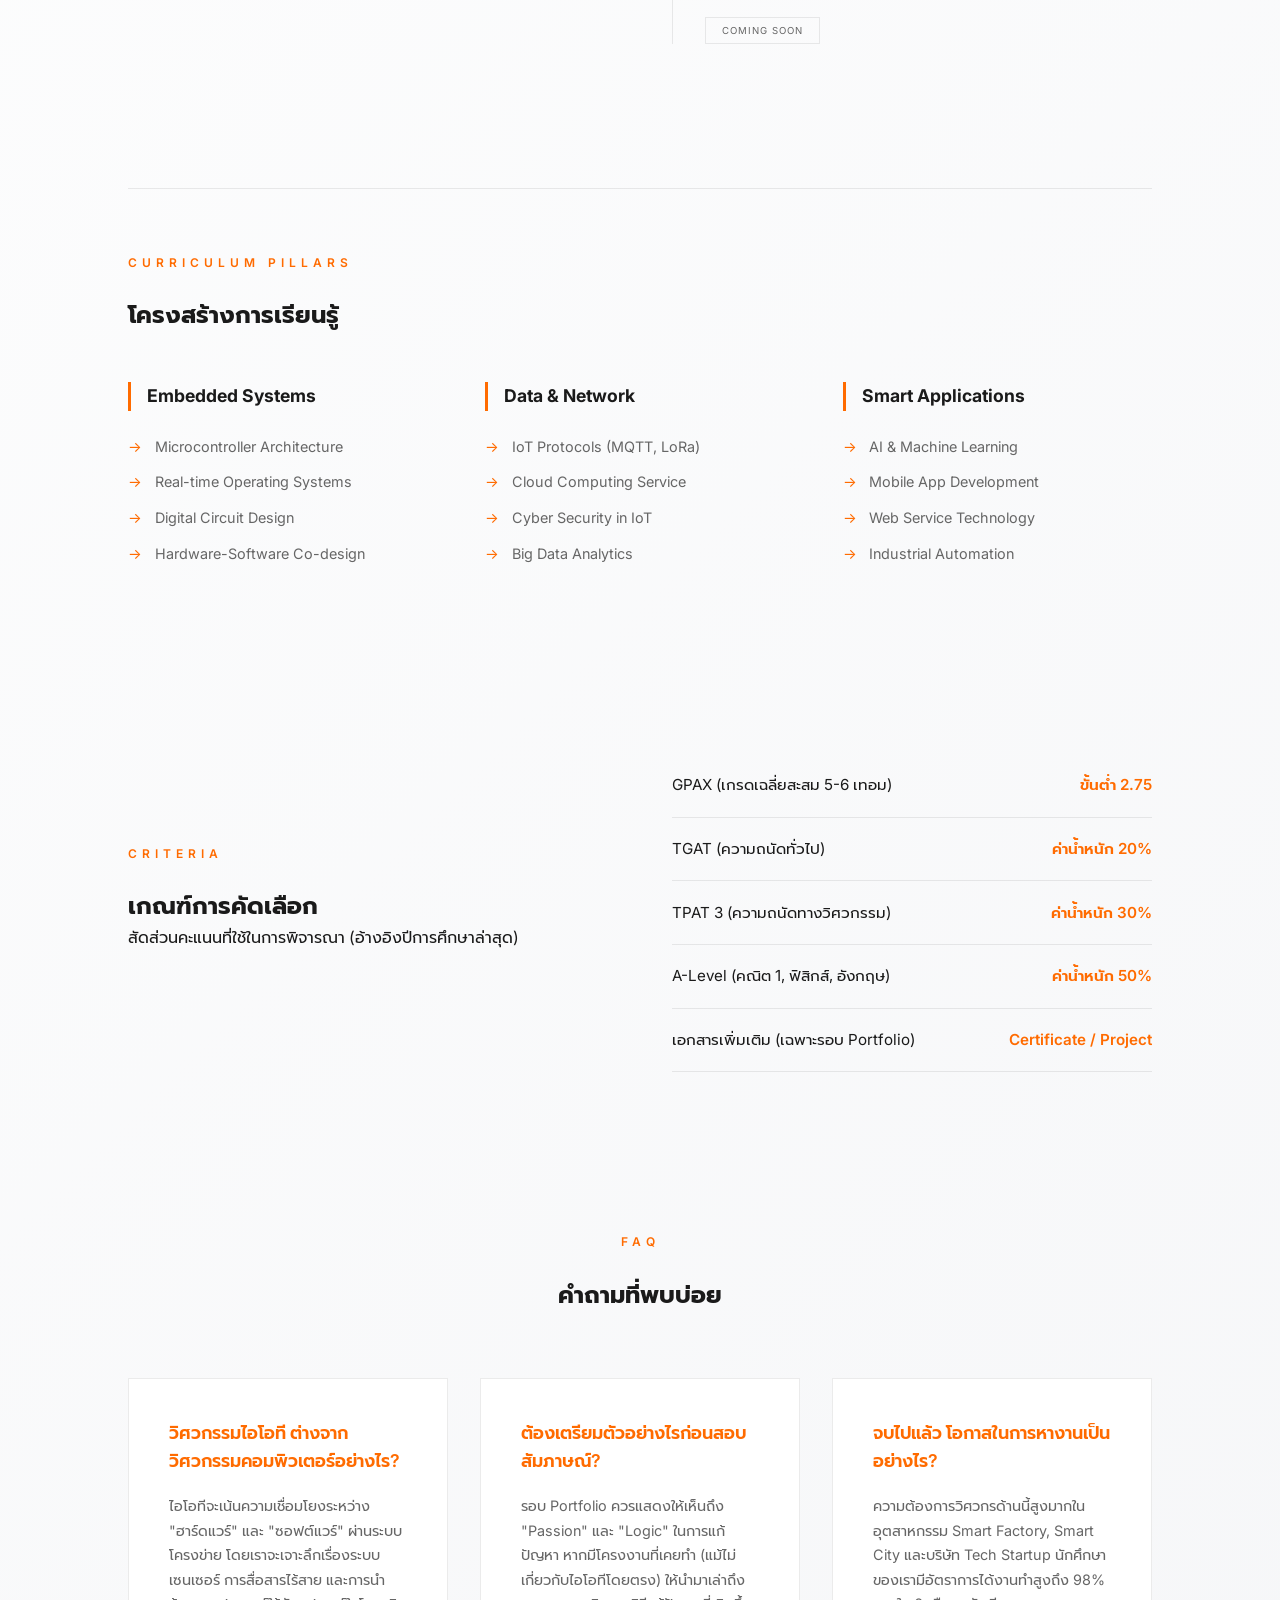
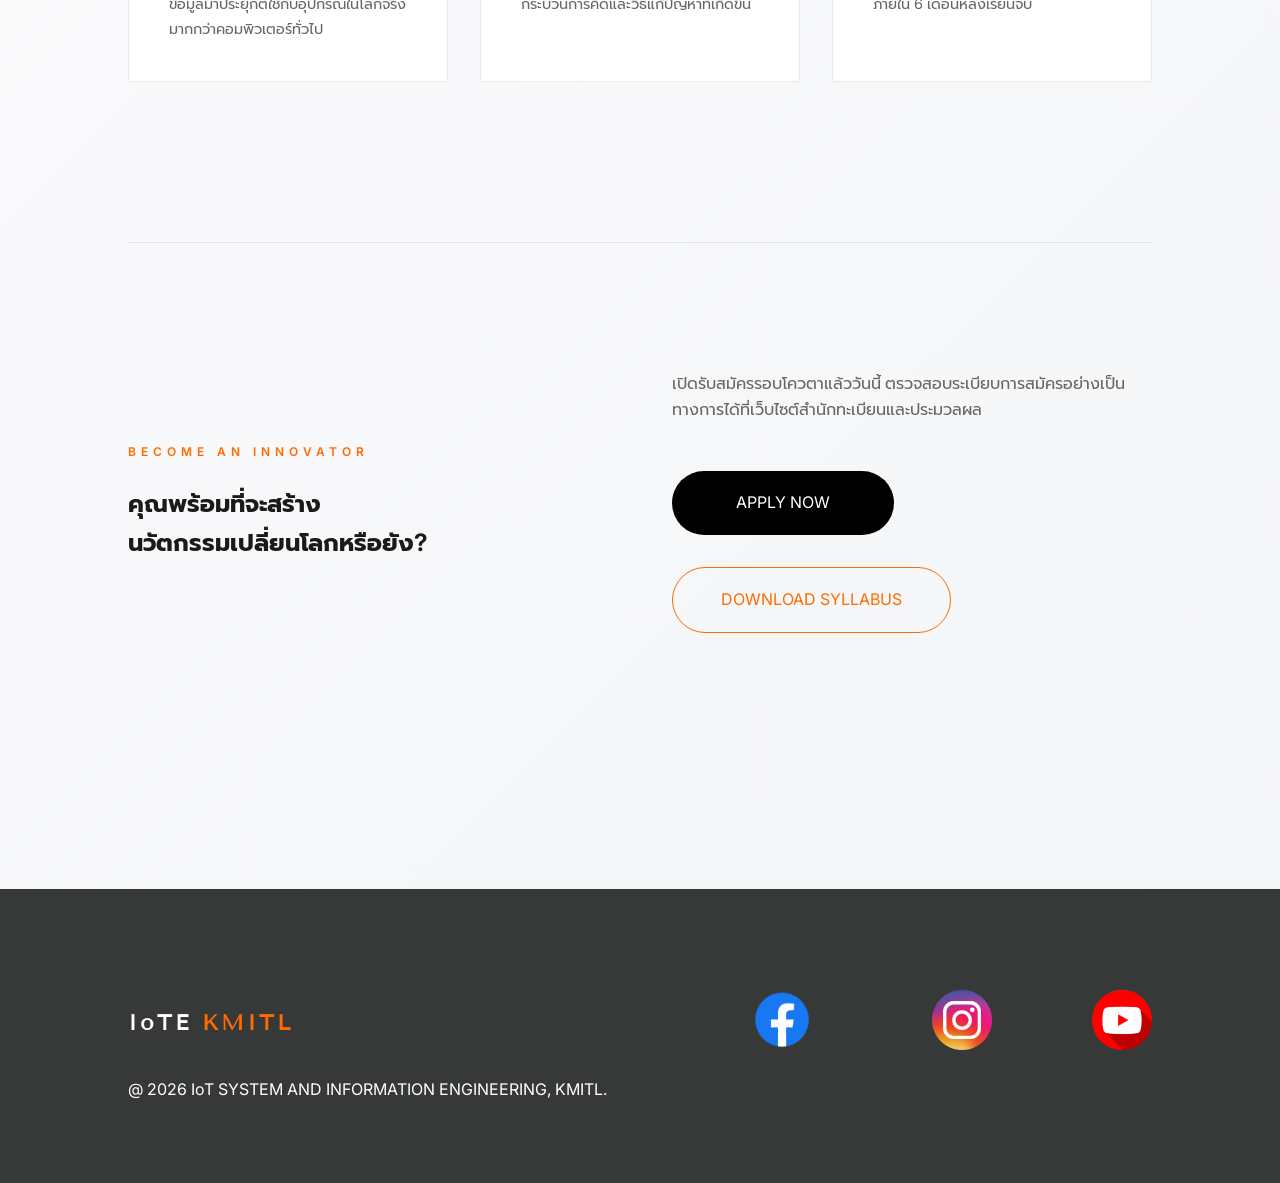
<file: admission.html>
<!DOCTYPE html>
<html lang="th">
<head>
    <meta charset="UTF-8">
    <meta name="viewport" content="width=device-width, initial-scale=1.0">
    <title>Admission | IoTE KMITL - รายละเอียดหลักสูตรและการรับสมัคร</title>
    <link href="https://fonts.googleapis.com/css2?family=Inter:wght@100;300;400;600&family=Tenor+Sans&family=Prompt:wght@200;400;600&display=swap" rel="stylesheet">
    <link rel="stylesheet" href="style.css">
    <style>
        /* สไตล์เพิ่มเติมสำหรับหน้า Admission แบบเน้นข้อมูล */
        .timeline { margin-top: 4rem; position: relative; border-left: 1px solid var(--border); padding-left: 2rem; }
        .timeline-item { margin-bottom: 4rem; position: relative; }
        .timeline-item::before { content: ''; position: absolute; left: calc(-2rem - 5px); top: 5px; width: 9px; height: 9px; background: var(--accent); border-radius: 50%; }
        .timeline-date { font-family: 'Tenor Sans'; color: var(--accent); font-size: 0.8rem; letter-spacing: 2px; margin-bottom: 0.5rem; display: block; }
        .timeline-content h3 { font-family: 'Tenor Sans', 'Prompt'; font-weight: 600; font-size: 1.8rem; margin-bottom: 1rem; color: var(--text); }
        .admission-status { display: inline-block; padding: 0.3rem 1rem; border: 1px solid var(--border); color: var(--dim-text); font-size: 0.6rem; letter-spacing: 1px; margin-top: 1rem; text-transform: uppercase; }
        .status-open { border-color: var(--accent); color: var(--accent); font-weight: 600; }
        
        .admission-stats { display: grid; grid-template-columns: repeat(2, 1fr); gap: 1.5rem; margin-top: 2rem; }
        .stat-box { background: rgba(0,0,0,0.02); padding: 1.5rem; border: 1px solid var(--border); }
        .stat-box h4 { font-size: 0.65rem; color: var(--accent); letter-spacing: 2px; margin-bottom: 0.5rem; text-transform: uppercase; }
        .stat-box p { font-size: 1.4rem; font-family: 'Tenor Sans'; color: var(--text); }

        .info-block { margin-top: 5rem; padding: 4rem 0; border-top: 1px solid var(--border); }
        .grid-detail { display: grid; grid-template-columns: repeat(auto-fit, minmax(250px, 1fr)); gap: 3rem; margin-top: 3rem; }
        
        .pillar-card h3 { font-size: 1.1rem; margin-bottom: 1.5rem; color: var(--text); border-left: 3px solid var(--accent); padding-left: 1rem; }
        .pillar-card ul { list-style: none; }
        .pillar-card ul li { font-size: 0.9rem; color: var(--dim-text); margin-bottom: 0.8rem; display: flex; align-items: flex-start; }
        .pillar-card ul li::before { content: '→'; margin-right: 0.8rem; color: var(--accent); }

        .req-list { list-style: none; margin-top: 2rem; }
        .req-list li { padding: 1.2rem 0; border-bottom: 1px solid var(--border); display: flex; justify-content: space-between; font-size: 0.95rem; color: var(--text); }
        .req-list li span { color: var(--accent); font-weight: 600; text-align: right; }

        .faq-grid { display: grid; grid-template-columns: repeat(auto-fit, minmax(300px, 1fr)); gap: 2rem; margin-top: 4rem; }
        .faq-item { padding: 2.5rem; background: #fff; border: 1px solid var(--border); transition: 0.4s cubic-bezier(0.16, 1, 0.3, 1); }
        .faq-item:hover { border-color: var(--accent); transform: translateY(-5px); box-shadow: 0 10px 30px rgba(0,0,0,0.05); }
        .faq-item h4 { color: var(--accent); margin-bottom: 1.2rem; font-size: 1.1rem; font-weight: 600; }
        .faq-item p { font-size: 0.9rem; color: var(--dim-text); line-height: 1.7; }
    </style>
</head>
<body>

    <canvas id="starfield"></canvas>

    <nav>
        <div class="logo">IoTE <span>KMITL</span></div>
        <div class="menu-toggle" id="mobile-menu">
        <span class="bar"></span>
        <span class="bar"></span>
        <span class="bar"></span>
    </div>
        <ul class="nav-links">
            <li><a href="index.html">HOME</a></li>
            <li><a href="about.html">ABOUT IoTE</a></li>
            <li><a href="academics.html">ACADEMICS</a></li>
            <li><a href="faculty.html">FACULTY</a></li>
            <li><a href="performance.html">PERFORMANCE</a></li>
            <li><a href="contact.html">CONTACT</a></li>
            <li><a href="admission.html" class="active nav-btn">ADMISSION</a></li>
             <li>
    <a href="play.html" class="magic-portal" title="Intelligence Hub">
        <svg width="28" height="28" viewBox="0 0 24 24" fill="none" xmlns="http://www.w3.org/2000/svg">
            <rect x="3" y="3" width="7" height="7" rx="1.5" stroke="currentColor" stroke-width="2"/>
            <rect x="14" y="3" width="7" height="7" rx="1.5" stroke="currentColor" stroke-width="2"/>
            <rect x="3" y="14" width="7" height="7" rx="1.5" stroke="currentColor" stroke-width="2"/>
            <rect x="14" y="14" width="7" height="7" rx="1.5" stroke="currentColor" stroke-width="2" fill="currentColor"/>
        </svg>
    </a>
</li>
        </ul>
    </nav>

    <header class="container" style="padding-top: 15rem; padding-bottom: 8rem;">
        <span class="label reveal">ADMISSION GUIDE</span>
        <h1 class="reveal" style="font-size: clamp(3rem, 10vw, 7rem);">ACADEMIC <span>INTAKE.</span></h1>
        <p class="reveal" style="max-width: 600px; margin-top: 2rem; color: var(--dim-text);">เจาะลึกข้อมูลการเข้าศึกษา หลักสูตรวิศวกรรมศาสตรบัณฑิต สาขาวิชาวิศวกรรมระบบไอโอทีและสารสนเทศ มุ่งเน้นการสร้างนวัตกรเพื่อขับเคลื่อนอุตสาหกรรมดิจิทัล</p>
    </header>

    <section class="container">
        <div class="section-grid">
            <div class="reveal">
                <span class="label">PROGRAM OVERVIEW</span>
                <h2>รายละเอียดเบื้องต้น</h2>
                <div class="admission-stats">
                    <div class="stat-box">
                        <h4>Annual Intake</h4>
                        <p>60 Students</p>
                    </div>
                    <div class="stat-box">
                        <h4>Tuition Fee</h4>
                        <p>25,000 THB</p>
                    </div>
                    <div class="stat-box">
                        <h4>Duration</h4>
                        <p>4 Years</p>
                    </div>
                    <div class="stat-box">
                        <h4>Degree</h4>
                        <p>B.Eng. (IoTE)</p>
                    </div>
                </div>
                
                <div style="margin-top: 4rem; padding: 2rem; background: var(--accent); color: #fff;">
                    <h4 style="font-size: 0.7rem; letter-spacing: 2px; margin-bottom: 1rem;">SCHOLARSHIPS</h4>
                    <p style="font-size: 1.1rem; line-height: 1.6;">มีทุนสนับสนุนการศึกษา ทั้งทุนเรียนดี (Full/Half Grant) และทุนช่วยเหลือการศึกษาสำหรับนักศึกษาที่ขาดแคลนทุนทรัพย์</p>
                </div>
            </div>

            <div class="reveal">
                <span class="label">ADMISSION ROUNDS</span>
                <div class="timeline">
                    <div class="timeline-item reveal">
                        <span class="timeline-date">DEC - JAN</span>
                        <div class="timeline-content">
                            <h3>Round 1: Portfolio</h3>
                            <p>พิจารณาจากแฟ้มสะสมผลงาน ความสามารถพิเศษทางด้านเทคโนโลยี หรือโครงงานวิทยาศาสตร์</p>
                            <span class="admission-status">Closed</span>
                        </div>
                    </div>
                    <div class="timeline-item reveal">
                        <span class="timeline-date">FEB - MAR</span>
                        <div class="timeline-content">
                            <h3>Round 2: Quota</h3>
                            <p>สำหรับนักเรียนเรียนดีในเขตพื้นที่ หรือโรงเรียนในเครือข่ายความร่วมมือทางวิชาการ</p>
                            <span class="admission-status status-open">Open for Application</span>
                        </div>
                    </div>
                    <div class="timeline-item reveal">
                        <span class="timeline-date">MAY</span>
                        <div class="timeline-content">
                            <h3>Round 3: Admission</h3>
                            <p>การคัดเลือกผ่านระบบกลางโดยใช้คะแนน TGAT, TPAT3 และ A-Level ตามสัดส่วนที่กำหนด</p>
                            <span class="admission-status">Coming Soon</span>
                        </div>
                    </div>
                </div>
            </div>
        </div>

        <div class="info-block reveal">
            <span class="label">CURRICULUM PILLARS</span>
            <h2>โครงสร้างการเรียนรู้</h2>
            <div class="grid-detail">
                <div class="pillar-card">
                    <h3>Embedded Systems</h3>
                    <ul>
                        <li>Microcontroller Architecture</li>
                        <li>Real-time Operating Systems</li>
                        <li>Digital Circuit Design</li>
                        <li>Hardware-Software Co-design</li>
                    </ul>
                </div>
                <div class="pillar-card">
                    <h3>Data & Network</h3>
                    <ul>
                        <li>IoT Protocols (MQTT, LoRa)</li>
                        <li>Cloud Computing Service</li>
                        <li>Cyber Security in IoT</li>
                        <li>Big Data Analytics</li>
                    </ul>
                </div>
                <div class="pillar-card">
                    <h3>Smart Applications</h3>
                    <ul>
                        <li>AI & Machine Learning</li>
                        <li>Mobile App Development</li>
                        <li>Web Service Technology</li>
                        <li>Industrial Automation</li>
                    </ul>
                </div>
            </div>
        </div>

        <div class="section-grid reveal" style="margin-top: 5rem;">
            <div>
                <span class="label">CRITERIA</span>
                <h2>เกณฑ์การคัดเลือก</h2>
                <p>สัดส่วนคะแนนที่ใช้ในการพิจารณา (อ้างอิงปีการศึกษาล่าสุด)</p>
            </div>
            <div>
                <ul class="req-list">
                    <li>GPAX (เกรดเฉลี่ยสะสม 5-6 เทอม) <span>ขั้นต่ำ 2.75</span></li>
                    <li>TGAT (ความถนัดทั่วไป) <span>ค่าน้ำหนัก 20%</span></li>
                    <li>TPAT 3 (ความถนัดทางวิศวกรรม) <span>ค่าน้ำหนัก 30%</span></li>
                    <li>A-Level (คณิต 1, ฟิสิกส์, อังกฤษ) <span>ค่าน้ำหนัก 50%</span></li>
                    <li>เอกสารเพิ่มเติม (เฉพาะรอบ Portfolio) <span>Certificate / Project</span></li>
                </ul>
            </div>
        </div>

        <div class="reveal" style="margin-top: 10rem;">
            <span class="label" style="text-align: center; display: block;">FAQ</span>
            <h2 style="text-align: center;">คำถามที่พบบ่อย</h2>
            <div class="faq-grid">
                <div class="faq-item">
                    <h4>วิศวกรรมไอโอที ต่างจากวิศวกรรมคอมพิวเตอร์อย่างไร?</h4>
                    <p>ไอโอทีจะเน้นความเชื่อมโยงระหว่าง "ฮาร์ดแวร์" และ "ซอฟต์แวร์" ผ่านระบบโครงข่าย โดยเราจะเจาะลึกเรื่องระบบเซนเซอร์ การสื่อสารไร้สาย และการนำข้อมูลมาประยุกต์ใช้กับอุปกรณ์ในโลกจริงมากกว่าคอมพิวเตอร์ทั่วไป</p>
                </div>
                <div class="faq-item">
                    <h4>ต้องเตรียมตัวอย่างไรก่อนสอบสัมภาษณ์?</h4>
                    <p>รอบ Portfolio ควรแสดงให้เห็นถึง "Passion" และ "Logic" ในการแก้ปัญหา หากมีโครงงานที่เคยทำ (แม้ไม่เกี่ยวกับไอโอทีโดยตรง) ให้นำมาเล่าถึงกระบวนการคิดและวิธีแก้ปัญหาที่เกิดขึ้น</p>
                </div>
                <div class="faq-item">
                    <h4>จบไปแล้ว โอกาสในการหางานเป็นอย่างไร?</h4>
                    <p>ความต้องการวิศวกรด้านนี้สูงมากในอุตสาหกรรม Smart Factory, Smart City และบริษัท Tech Startup นักศึกษาของเรามีอัตราการได้งานทำสูงถึง 98% ภายใน 6 เดือนหลังเรียนจบ</p>
                </div>
            </div>
        </div>

        <div class="section-grid reveal" style="margin-top: 10rem; border-top: 1px solid var(--border); padding-top: 8rem; padding-bottom: 8rem;">
            <div>
                <span class="label">BECOME AN INNOVATOR</span>
                <h2>คุณพร้อมที่จะสร้าง<br>นวัตกรรมเปลี่ยนโลกหรือยัง?</h2>
            </div>
            <div>
                <p style="margin-bottom: 3rem; color: var(--dim-text);">เปิดรับสมัครรอบโควตาแล้ววันนี้ ตรวจสอบระเบียบการสมัครอย่างเป็นทางการได้ที่เว็บไซต์สำนักทะเบียนและประมวลผล</p>
                <div style="display: flex; gap: 2rem; flex-wrap: wrap;">
                    <a href="https://reg.kmitl.ac.th" target="_blank" class="nav-btn" style="padding: 1.2rem 4rem; display: inline-block; text-decoration: none; background: #000; color: #fff !important; border: none;">APPLY NOW</a>
                    <a href="contact.html" class="nav-btn" style="padding: 1.2rem 3rem; display: inline-block; text-decoration: none;">DOWNLOAD SYLLABUS</a>
                </div>
            </div>
        </div>
    </section>

    <footer>
        <div class="footer-content">
            <div class="logo">IoTE <span>KMITL</span></div>
            <div class="social-links">
                <a href="https://www.facebook.com/IOTE.KMITL?mibextid=wwXIfr&rdid=25CPRn6FU3PUXONX&share_url=https%3A%2F%2Fwww.facebook.com%2Fshare%2F1Gx8LU5F8J%2F%3Fmibextid%3DwwXIfr#"target="_blank"><img src="Facebook.png" alt="Facebook" class="social-icon"></a>
    <a href="https://www.instagram.com/kmitl.iote.official?igsh=MTRmMmxjOWxud3BwNQ%3D%3D"target="_blank"><img src="instagram.png" alt="LinkedIn" class="social-icon"></a>
    <a href="https://www.youtube.com/@iote_kmitl"target="_blank"><img src="Youtube.png" alt="YouTube" class="social-icon" style="width: 60px;"></a>
            </div>
        </div>
        <div class="footer-bottom">
            <p>@ 2026 IoT SYSTEM AND INFORMATION ENGINEERING, KMITL.</p>
        </div>
    </footer>

    <script src="script.js"></script>
</body>
</html>
</file>
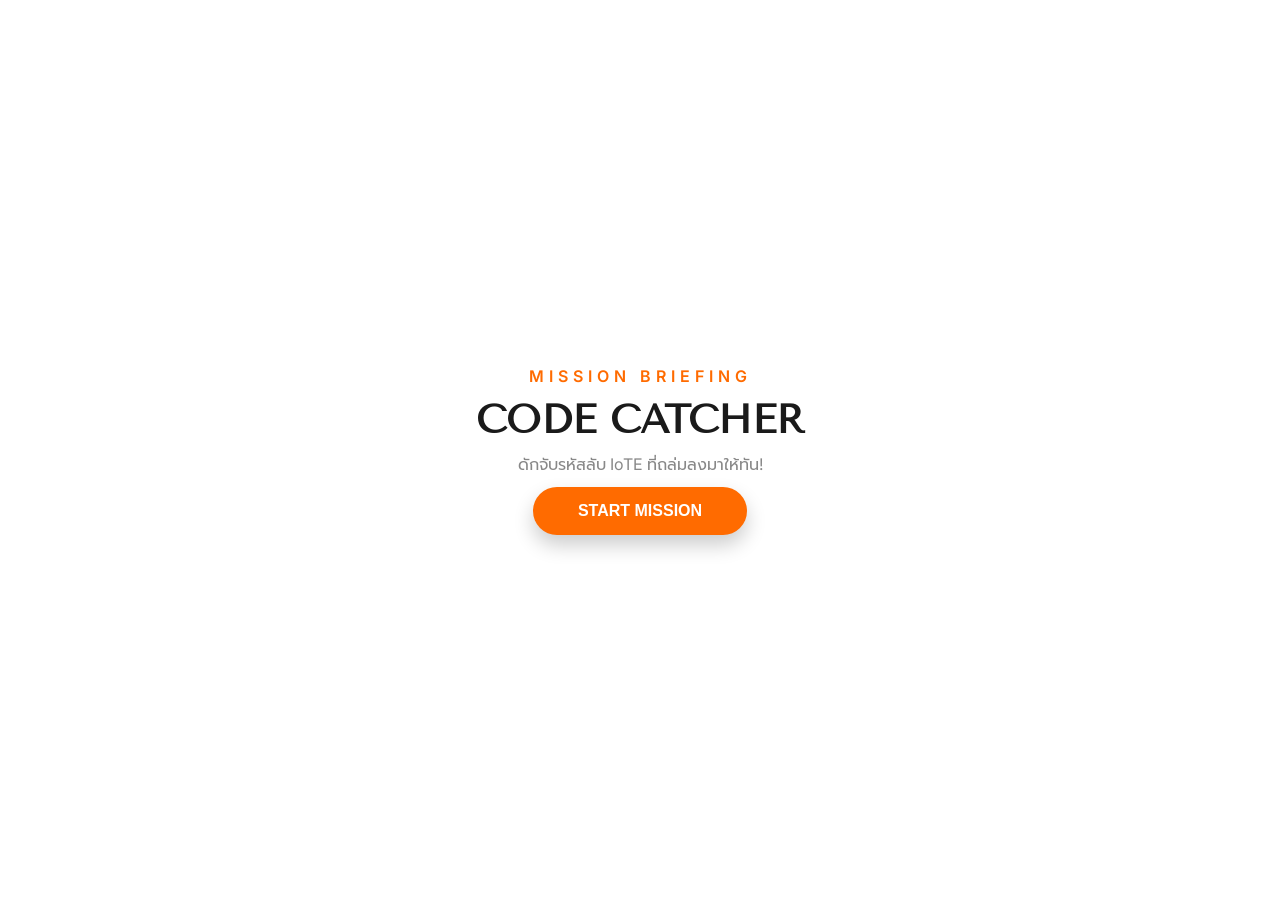
<file: analyzer.html>
<!DOCTYPE html>
<html lang="th">
<head>
    <meta charset="UTF-8">
    <meta name="viewport" content="width=device-width, initial-scale=1.0">
    <title>IoTE Alphabet Catch | สุ่มถอดรหัสลับ</title>
    <link href="https://fonts.googleapis.com/css2?family=Inter:wght@400;600;800&family=Tenor+Sans&family=Prompt:wght@300;400;600&family=JetBrains+Mono&display=swap" rel="stylesheet">
    
    <style>
        :root {
            --bg: #ffffff;
            --text: #1a1a1a;
            --accent: #ff6b00; 
            --accent-soft: #ff8533;
            --border: rgba(0, 0, 0, 0.08);
            --dim-text: #666;
            --danger: #ff4d4d;
        }

        * { margin: 0; padding: 0; box-sizing: border-box; }
        body { background-color: var(--bg); color: var(--text); font-family: 'Inter', 'Prompt', sans-serif; overflow: hidden; height: 100vh; user-select: none; }
        
        #starfield { position: fixed; top: 0; left: 0; width: 100%; height: 100%; z-index: -2; background: #ffffff; }

        /* --- Navbar --- */
        nav { 
            position: fixed; top: 0; width: 100%; z-index: 1000; 
            padding: 1.5rem 5%; display: flex; justify-content: space-between; 
            align-items: center; backdrop-filter: blur(15px); 
            background: rgba(255, 255, 255, 0.85); border-bottom: 1px solid var(--border); 
        }
        .logo { font-family: 'Tenor Sans', sans-serif; font-size: 1.4rem; font-weight: bold; letter-spacing: 3px; color: #000; text-decoration: none; }
        .logo span { color: var(--accent); }
        .nav-links { display: flex; list-style: none; gap: 2.5rem; align-items: center; }
        .nav-links a { text-decoration: none; color: var(--dim-text); font-size: 0.75rem; letter-spacing: 2px; font-weight: 600; }
        .nav-btn { border: 1.5px solid var(--accent); padding: 0.5rem 1.5rem; border-radius: 50px; color: var(--accent) !important; }

        /* --- Timer Display --- */
        .timer-container {
            position: fixed; top: 100px; right: 5%; z-index: 500;
            background: rgba(255, 255, 255, 0.9); padding: 10px 25px;
            border-radius: 50px; border: 1px solid var(--border);
            box-shadow: 0 10px 30px rgba(0,0,0,0.05);
            font-family: 'JetBrains Mono', monospace; font-weight: 800; font-size: 1.2rem;
            display: flex; align-items: center; gap: 10px;
        }
        .timer-danger { color: var(--danger); animation: shake 0.2s infinite; }
        @keyframes shake { 0%, 100% { transform: translateX(0); } 50% { transform: translateX(2px); } }

        /* --- Falling Letters --- */
        .falling-letter {
            position: absolute; cursor: pointer; font-family: 'JetBrains Mono', monospace;
            font-size: 2.5rem; font-weight: 800; color: var(--accent);
            z-index: 50; padding: 10px;
            filter: drop-shadow(0 4px 8px rgba(255, 107, 0, 0.2));
            animation: wobble 2s ease-in-out infinite;
        }
        @keyframes wobble { 0%, 100% { transform: rotate(-10deg) translateX(-5px); } 50% { transform: rotate(10deg) translateX(5px); } }

        /* --- Game UI --- */
        .game-ui {
            position: fixed; bottom: 40px; left: 50%; transform: translateX(-50%);
            z-index: 100; pointer-events: none; width: 95%; max-width: 1000px;
            display: flex; flex-direction: column; align-items: center;
        }
        .mission-tag {
            background: var(--accent); color: white; padding: 5px 20px;
            border-radius: 20px 20px 0 0; font-size: 0.7rem; font-weight: 800;
            letter-spacing: 2px; transform: translateY(1px);
        }
        .target-display {
            display: flex; flex-wrap: wrap; gap: 6px; justify-content: center;
            background: rgba(255, 255, 255, 0.9); padding: 25px; border-radius: 25px;
            box-shadow: 0 20px 50px rgba(0,0,0,0.08); border: 1px solid var(--border);
            backdrop-filter: blur(10px); width: 100%;
        }
        .letter-slot {
            width: 25px; height: 35px; border-bottom: 2px solid #eee;
            display: flex; align-items: center; justify-content: center;
            font-family: 'JetBrains Mono', monospace; font-size: 1.1rem; font-weight: 800;
            color: var(--accent); transition: 0.4s;
        }
        .letter-slot.filled { border-bottom-color: var(--accent); transform: scale(1.1); }
        .letter-slot.space { border-bottom: none; width: 10px; }

        /* --- Overlays --- */
        #success-overlay, #fail-overlay {
            position: fixed; inset: 0; z-index: 3000;
            display: none; flex-direction: column; align-items: center; justify-content: center; color: white;
            padding: 20px;
        }
        #success-overlay { background: var(--accent); }
        #fail-overlay { background: #333; }

        .explanation-card {
            background: rgba(255, 255, 255, 0.15);
            padding: 20px; border-radius: 20px;
            max-width: 500px; margin: 20px 0;
            border: 1px solid rgba(255,255,255,0.3);
            text-align: center; line-height: 1.6;
        }

        .btn-action {
            margin-top: 10px; padding: 15px 45px; border-radius: 50px; border: none;
            background: var(--accent); color: white; font-size: 1rem; font-weight: 800;
            cursor: pointer; box-shadow: 0 10px 20px rgba(0,0,0,0.2); transition: 0.3s;
        }
        .btn-action:hover { transform: scale(1.05); }

        .particle { position: absolute; pointer-events: none; z-index: 60; font-size: 1.5rem; animation: particleOut 0.7s ease-out forwards; }
        @keyframes particleOut { to { transform: translate(var(--x), var(--y)) scale(0); opacity: 0; } }
    </style>
</head>
<body>

    <canvas id="starfield"></canvas>

    <nav>
        <a href="index.html" class="logo">IoTE <span>KMITL</span></a>
        
        <ul class="nav-links">
            <li><a href="index.html">HOME</a></li>
            <li><a href="admission.html" class="nav-btn">ADMISSION</a></li>
        </ul>
    </nav>

    <div class="timer-container" id="timer-box" style="display: none;">
        <span>⏳</span> <span id="time-left">00</span>s
    </div>

    <div id="start-screen" style="position: fixed; inset: 0; background: white; z-index: 2000; display: flex; flex-direction: column; align-items: center; justify-content: center;">
        <div style="text-align: center;">
            <span style="color: var(--accent); letter-spacing: 5px; font-weight: 600;">MISSION BRIEFING</span>
            <h1 style="font-family: 'Tenor Sans'; font-size: 2.5rem; margin: 10px 0;">CODE <span>CATCHER</span></h1>
            <p style="color: #888;">ดักจับรหัสลับ IoTE ที่ถล่มลงมาให้ทัน!</p>
            <button class="btn-action" onclick="startGame()">START MISSION</button>
        </div>
    </div>

    <div class="game-ui">
        <div class="mission-tag" id="mission-tag">MISSION: ???</div>
        <div class="target-display" id="display"></div>
    </div>

    <div id="success-overlay">
        <div style="font-size: 3rem; margin-bottom: 10px;">🔓</div>
        <h2 style="font-family: 'Tenor Sans'; font-size: 2rem; letter-spacing: 5px;">DECODED</h2>
        <p id="win-word" style="font-family: 'JetBrains Mono'; font-size: 1.5rem; margin: 5px 0; color: #fff; font-weight: 800;"></p>
        
        <div class="explanation-card">
            <strong style="display: block; margin-bottom: 10px; font-size: 1.2rem;">DID YOU KNOW?</strong>
            <span id="explanation-text">...</span>
        </div>

        <div style="display: flex; gap: 10px;">
            <button class="btn-action" style="background: white; color: var(--accent);" onclick="location.reload()">NEXT MISSION</button>
            <button class="btn-action" style="background: transparent; border: 2px solid white;" onclick="window.location.href='index.html'">HOME</button>
        </div>
    </div>

    <div id="fail-overlay">
        <div style="font-size: 4rem; margin-bottom: 10px;">⌛</div>
        <h2 style="font-family: 'Tenor Sans'; font-size: 2.5rem; letter-spacing: 5px;">TIME OUT</h2>
        <button class="btn-action" onclick="location.reload()">RETRY MISSION</button>
    </div>

    <script>
        // Starfield DNA
        const canvas = document.getElementById('starfield');
        const ctx = canvas.getContext('2d');
        let stars = [];
        function resize() { canvas.width = window.innerWidth; canvas.height = window.innerHeight; }
        class Star {
            constructor() { this.x = Math.random() * canvas.width; this.y = Math.random() * canvas.height; this.size = Math.random() * 1.5; this.speed = Math.random() * 0.3; }
            update() { this.y += this.speed; if (this.y > canvas.height) this.y = 0; }
            draw() { ctx.fillStyle = '#ff6b0033'; ctx.beginPath(); ctx.arc(this.x, this.y, this.size, 0, Math.PI * 2); ctx.fill(); }
        }
        function initStars() { stars = []; for (let i = 0; i < 70; i++) stars.push(new Star()); }
        function animate() { ctx.clearRect(0, 0, canvas.width, canvas.height); stars.forEach(s => { s.update(); s.draw(); }); requestAnimationFrame(animate); }
        window.addEventListener('resize', () => { resize(); initStars(); });
        resize(); initStars(); animate();

        // Game Configuration & Explanations
        const wordData = {
            "IOT ENGINEERING KMITL": "หลักสูตรที่ปั้นวิศวกรยุคใหม่ที่ KMITL เน้นสร้างนวัตกรรมที่เชื่อมต่อโลกผ่าน Internet และ Hardware อัจฉริยะ",
            "SMART TECHNOLOGY": "เทคโนโลยีที่ใช้ Sensor และ AI ในการประมวลผล เพื่อให้ระบบสามารถตัดสินใจและทำงานได้เองอย่างชาญฉลาด",
            "DIGITAL INNOVATION": "การสร้างสรรค์สิ่งใหม่ด้วยเทคโนโลยีดิจิทัล เพื่อแก้ปัญหาเดิมๆ ในรูปแบบที่มีประสิทธิภาพมากขึ้น",
            "EMBEDDED SYSTEMS": "ระบบคอมพิวเตอร์ขนาดเล็กที่ฝังอยู่ในอุปกรณ์ต่างๆ เช่น แผงวงจรในตู้เย็น หรือระบบควบคุมรถยนต์",
            "INTERNET OF THINGS": "เครือข่ายของสิ่งของที่เชื่อมต่ออินเทอร์เน็ต ทำให้เราสั่งงานหรือเก็บข้อมูลจากอุปกรณ์ได้ทุกที่ทั่วโลก",
            "CYBER SECURITY": "เกราะป้องกันข้อมูลในโลกออนไลน์ เพราะเมื่อทุกอย่างเชื่อมต่อกัน ความปลอดภัยของข้อมูลจึงสำคัญที่สุด",
            "CLOUD COMPUTING": "การประมวลผลบน Server ขนาดใหญ่ผ่านเน็ต ทำให้เราไม่ต้องเก็บข้อมูลไว้ในเครื่องตัวเองและเข้าถึงได้จากทุกที่",
            "ROBOTICS LAB": "พื้นที่บ่มเพาะการสร้างหุ่นยนต์และระบบอัตโนมัติ ซึ่งเป็นหัวใจสำคัญของอุตสาหกรรม 4.0"
        };
        
        const keys = Object.keys(wordData);
        let targetText = keys[Math.floor(Math.random() * keys.length)];
        let currentIndex = 0;
        let gameActive = false;
        let timeLeft = 0;
        let spawnInterval, timerInterval;

        document.getElementById('mission-tag').innerText = `MISSION: ${targetText}`;

        // สร้างช่อง Slots
        targetText.split('').forEach((char, index) => {
            const slot = document.createElement('div');
            if (char === ' ') { slot.className = 'letter-slot space'; } 
            else { slot.className = 'letter-slot'; slot.id = `slot-${index}`; slot.innerText = ''; }
            document.getElementById('display').appendChild(slot);
        });

        function startGame() {
            document.getElementById('start-screen').style.display = 'none';
            document.getElementById('timer-box').style.display = 'flex';
            const cleanLength = targetText.replace(/\s/g, '').length;
            timeLeft = Math.floor(40 + (cleanLength * 3)); // ให้เวลานานขึ้นตามคำขอ
            updateTimerDisplay();
            gameActive = true;
            
            // ปรับตัวอักษรลงถี่ขึ้น (จาก 900ms เหลือ 450ms)
            spawnInterval = setInterval(createFallingLetter, 450); 
            timerInterval = setInterval(countDown, 1000);
        }

        function countDown() {
            timeLeft--;
            updateTimerDisplay();
            if (timeLeft <= 0) gameFail();
        }

        function updateTimerDisplay() {
            const display = document.getElementById('time-left');
            const box = document.getElementById('timer-box');
            display.innerText = timeLeft;
            if (timeLeft <= 5) box.classList.add('timer-danger');
            else box.classList.remove('timer-danger');
        }

        function createFallingLetter() {
            if (!gameActive) return;
            const letterDiv = document.createElement('div');
            letterDiv.className = 'falling-letter';
            const isTarget = Math.random() < 0.35; // ปรับโอกาสเจอตัวเป้าหมาย
            const nextTarget = targetText[currentIndex] === ' ' ? targetText[currentIndex+1] : targetText[currentIndex];
            letterDiv.innerText = isTarget ? nextTarget : "ABCDEFGHIJKLMNOPQRSTUVWXYZ"[Math.floor(Math.random()*26)];
            letterDiv.style.left = (Math.random() * 80 + 10) + 'vw';
            document.body.appendChild(letterDiv);

            const duration = Math.random() * 2000 + 4000; // ความเร็วการร่วงระดับปานกลาง
            const anim = letterDiv.animate([{ top: '-10vh', opacity: 0 }, { top: '110vh', opacity: 1 }], { duration: duration, easing: 'linear' });

            const handleHit = (e) => {
                const clickX = e.clientX || (e.touches ? e.touches[0].clientX : 0);
                const clickY = e.clientY || (e.touches ? e.touches[0].clientY : 0);
                if (letterDiv.innerText === targetText[currentIndex]) {
                    createParticles(clickX, clickY);
                    collectLetter(letterDiv.innerText, currentIndex);
                    letterDiv.remove();
                } else {
                    letterDiv.style.opacity = '0.1';
                    letterDiv.style.pointerEvents = 'none';
                }
            };
            letterDiv.onmousedown = handleHit;
            letterDiv.ontouchstart = (e) => { e.preventDefault(); handleHit(e); };
            anim.onfinish = () => letterDiv.remove();
        }

        function createParticles(x, y) {
            for (let i = 0; i < 6; i++) {
                const p = document.createElement('div');
                p.className = 'particle'; p.innerText = '🧡';
                p.style.left = x + 'px'; p.style.top = y + 'px';
                p.style.setProperty('--x', (Math.random() - 0.5) * 150 + 'px');
                p.style.setProperty('--y', (Math.random() - 0.5) * 150 + 'px');
                document.body.appendChild(p);
                setTimeout(() => p.remove(), 700);
            }
        }

        function collectLetter(char, index) {
            const slot = document.getElementById(`slot-${index}`);
            if(slot) { slot.innerText = char; slot.classList.add('filled'); }
            currentIndex++;
            if (targetText[currentIndex] === ' ') currentIndex++;
            if (currentIndex >= targetText.length) gameWin();
        }

        function gameWin() {
            stopGame();
            document.getElementById('win-word').innerText = targetText;
            document.getElementById('explanation-text').innerText = wordData[targetText];
            setTimeout(() => { document.getElementById('success-overlay').style.display = 'flex'; }, 500);
        }

        function gameFail() {
            stopGame();
            setTimeout(() => { document.getElementById('fail-overlay').style.display = 'flex'; }, 500);
        }

        function stopGame() {
            gameActive = false;
            clearInterval(spawnInterval);
            clearInterval(timerInterval);
        }
    </script>
</body>
</html>
</file>
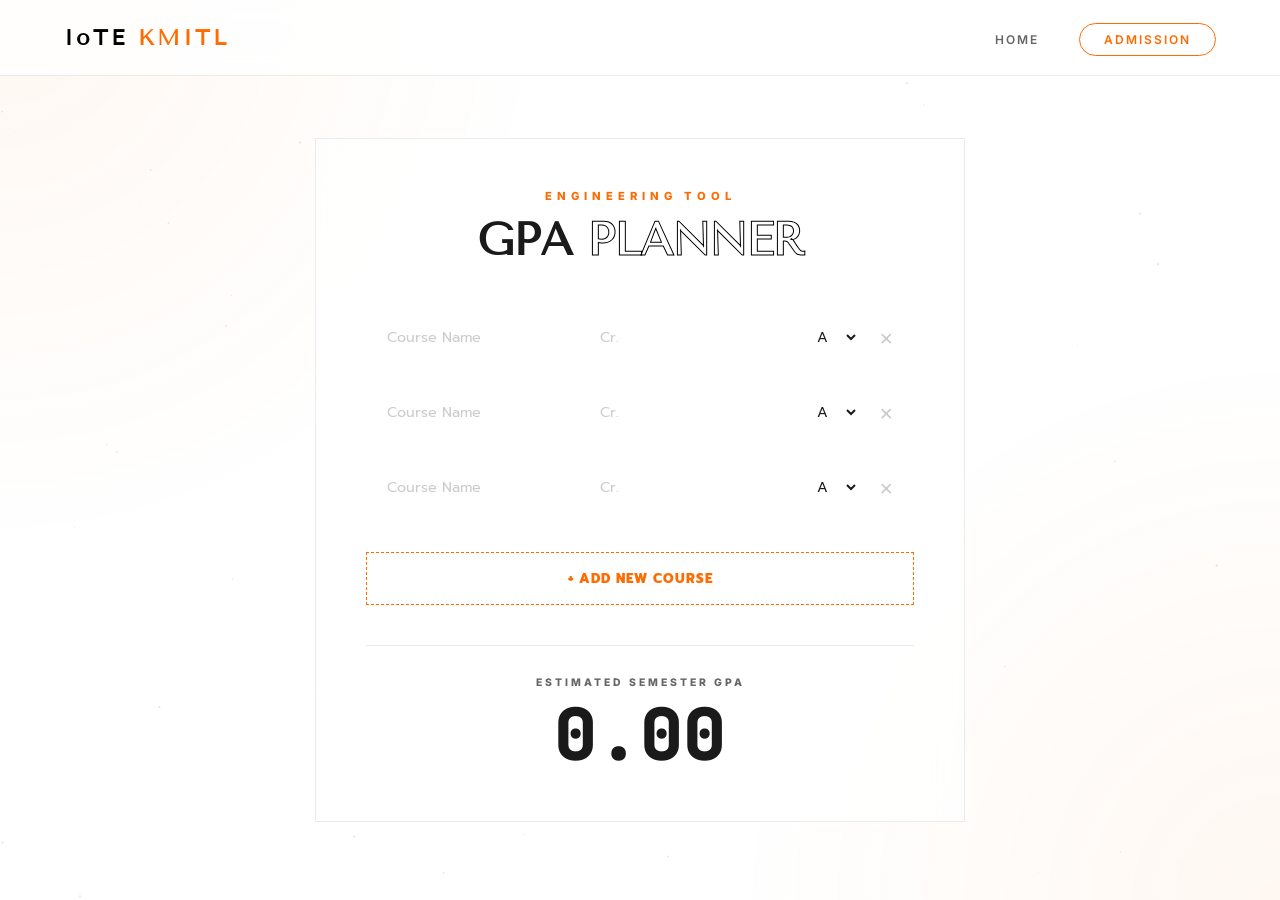
<file: cal.html>
<!DOCTYPE html>
<html lang="th">
<head>
    <meta charset="UTF-8">
    <meta name="viewport" content="width=device-width, initial-scale=1.0">
    <title>GPA Planner | IoTE KMITL</title>
    <link href="https://fonts.googleapis.com/css2?family=Inter:wght@400;600;800&family=Tenor+Sans&family=Prompt:wght@300;400;600&family=JetBrains+Mono&display=swap" rel="stylesheet">
    
    <style>
        :root {
            --bg: #ffffff;
            --text: #1a1a1a;
            --accent: #ff6b00; 
            --accent-soft: #ff8533;
            --border: rgba(0, 0, 0, 0.08);
            --dim-text: #666;
            --glass: rgba(255, 255, 255, 0.7);
        }

        * { margin: 0; padding: 0; box-sizing: border-box; }
        body { 
            background-color: var(--bg); 
            color: var(--text); 
            font-family: 'Inter', 'Prompt', sans-serif; 
            min-height: 100vh;
            overflow-x: hidden;
        }

        /* --- Background Animation (ธีมเดียวกับทุกหน้า) --- */
        .bg-visual {
            position: fixed; top: 0; left: 0; width: 100%; height: 100%; z-index: -1;
            background: radial-gradient(circle at 0% 0%, rgba(255, 107, 0, 0.05) 0%, transparent 35%),
                        radial-gradient(circle at 100% 100%, rgba(255, 107, 0, 0.05) 0%, transparent 35%);
            animation: bgShift 15s ease-in-out infinite alternate;
        }
        @keyframes bgShift { 0% { transform: scale(1); } 100% { transform: scale(1.1); } }

        /* --- Navbar (เหมือนหน้าหลักและหน้า Hub) --- */
        nav { 
            position: fixed; top: 0; width: 100%; z-index: 1000; 
            padding: 1.5rem 5%; display: flex; justify-content: space-between; 
            align-items: center; backdrop-filter: blur(15px); 
            background: rgba(255, 255, 255, 0.8); border-bottom: 1px solid var(--border); 
        }
        .logo { font-family: 'Tenor Sans', sans-serif; font-size: 1.4rem; font-weight: bold; letter-spacing: 3px; color: #000; text-decoration: none; }
        .logo span { color: var(--accent); }
        .nav-links { display: flex; list-style: none; gap: 2.5rem; align-items: center; }
        .nav-links a { text-decoration: none; color: var(--dim-text); font-size: 0.75rem; letter-spacing: 2px; font-weight: 600; transition: 0.3s; }
        .nav-links a:hover { color: var(--accent); }
        .nav-btn { border: 1.5px solid var(--accent); padding: 0.5rem 1.5rem; border-radius: 50px; color: var(--accent) !important; }

        /* --- Main Calculator Container --- */
        .main-content {
            min-height: 100vh;
            display: flex;
            align-items: center;
            justify-content: center;
            padding: 120px 5% 60px 5%;
        }

        .calc-card {
            background: var(--glass);
            backdrop-filter: blur(20px);
            border: 1px solid var(--border);
            width: 100%;
            max-width: 650px;
            padding: 50px;
            animation: fadeInUp 1s ease forwards;
        }

        .header { text-align: center; margin-bottom: 40px; }
        .header h1 { font-family: 'Tenor Sans'; font-size: 2.8rem; letter-spacing: -1px; margin-bottom: 10px; }
        .header h1 span { -webkit-text-stroke: 1px #000; -webkit-text-fill-color: transparent; }
        .label { color: var(--accent); font-weight: 800; font-size: 0.7rem; letter-spacing: 5px; display: block; margin-bottom: 10px; }

        /* --- Input Rows --- */
        .course-row {
            display: flex; gap: 15px; margin-bottom: 15px; align-items: center;
            background: rgba(255, 255, 255, 0.5); padding: 5px 15px; border-radius: 4px;
            transition: 0.3s; border: 1px solid transparent;
        }
        .course-row:hover { border-color: var(--accent); background: #fff; }

        .course-row input, .course-row select {
            border: none; background: transparent; padding: 12px 5px;
            font-family: 'Prompt'; font-size: 0.9rem; outline: none; color: var(--text);
        }
        .course-row input::placeholder { color: #ccc; }

        /* ลบแถวด้วยกากบาท */
        .remove-trigger {
            cursor: pointer; color: #ccc; font-size: 1.4rem; padding: 0 5px;
            transition: 0.3s; line-height: 1;
        }
        .remove-trigger:hover { color: var(--accent); transform: scale(1.2) rotate(90deg); }

        .add-btn {
            width: 100%; padding: 15px; margin-top: 20px;
            border: 1px dashed var(--accent); background: none;
            color: var(--accent); cursor: pointer; font-weight: 800;
            font-family: 'Prompt'; letter-spacing: 1px; transition: 0.3s;
        }
        .add-btn:hover { background: rgba(255, 107, 0, 0.05); border-style: solid; }

        /* --- Result --- */
        .result-box {
            margin-top: 40px; padding-top: 30px; border-top: 1px solid var(--border);
            text-align: center;
        }
        .gpa-label { font-size: 0.65rem; font-weight: 800; letter-spacing: 3px; color: var(--dim-text); margin-bottom: 10px; display: block; }
        #total-gpa { font-family: 'JetBrains Mono'; font-size: 4.5rem; font-weight: 800; line-height: 1; color: var(--text); }

        @keyframes fadeInUp { from { opacity: 0; transform: translateY(30px); } to { opacity: 1; transform: translateY(0); } }

        @media (max-width: 600px) {
            .calc-card { padding: 30px 15px; }
            .course-row { gap: 5px; padding: 5px 10px; }
            .header h1 { font-size: 2rem; }
        }
    </style>
</head>
<body>

    <div class="bg-visual"></div>
    <canvas id="starfield" style="position:fixed; top:0; left:0; z-index:-1;"></canvas>

    <nav>
        <a href="index.html" class="logo">IoTE <span>KMITL</span></a>
        
        <ul class="nav-links">
            <li><a href="index.html">HOME</a></li>
            <li><a href="admission.html" class="nav-btn">ADMISSION</a></li>
        </ul>
    </nav>

    <main class="main-content">
        <div class="calc-card">
            <div class="header">
                <span class="label">ENGINEERING TOOL</span>
                <h1>GPA <span>PLANNER</span></h1>
            </div>

            <div id="course-container">
                </div>

            <button class="add-btn" onclick="addRow()">+ ADD NEW COURSE</button>

            <div class="result-box">
                <span class="gpa-label">ESTIMATED SEMESTER GPA</span>
                <h1 id="total-gpa">0.00</h1>
            </div>
        </div>
    </main>

    <script>
        // Starfield DNA (ธีมเดียวกับหน้า Hub)
        const canvas = document.getElementById('starfield');
        const ctx = canvas.getContext('2d');
        let stars = [];
        function resize() { canvas.width = window.innerWidth; canvas.height = window.innerHeight; }
        class Star {
            constructor() { this.x = Math.random() * canvas.width; this.y = Math.random() * canvas.height; this.size = Math.random() * 1.2; this.speed = Math.random() * 0.15; }
            update() { this.y += this.speed; if (this.y > canvas.height) this.y = 0; }
            draw() { ctx.fillStyle = 'rgba(255, 107, 0, 0.2)'; ctx.beginPath(); ctx.arc(this.x, this.y, this.size, 0, Math.PI * 2); ctx.fill(); }
        }
        function init() { stars = []; for (let i = 0; i < 80; i++) stars.push(new Star()); }
        function animate() { ctx.clearRect(0, 0, canvas.width, canvas.height); stars.forEach(s => { s.update(); s.draw(); }); requestAnimationFrame(animate); }
        window.addEventListener('resize', () => { resize(); init(); });
        resize(); init(); animate();

        // GPA Calculation Logic
        window.onload = () => { for(let i=0; i<3; i++) addRow(); }

        function addRow() {
            const container = document.getElementById('course-container');
            const div = document.createElement('div');
            div.className = 'course-row';
            div.innerHTML = `
                <input type="text" placeholder="Course Name" style="flex: 2;">
                <input type="number" placeholder="Cr." class="cr" style="flex: 0.6;" oninput="calc()">
                <select class="gr" style="flex: 0.8;" onchange="calc()">
                    <option value="4">A</option><option value="3.5">B+</option>
                    <option value="3">B</option><option value="2.5">C+</option>
                    <option value="2">C</option><option value="1.5">D+</option>
                    <option value="1">D</option><option value="0">F</option>
                </select>
                <div class="remove-trigger" onclick="this.parentElement.remove(); calc();">×</div>
            `;
            container.appendChild(div);
            calc();
        }

        function calc() {
            const crs = document.querySelectorAll('.cr');
            const grs = document.querySelectorAll('.gr');
            let totalP = 0, totalC = 0;
            crs.forEach((c, i) => {
                const val = parseFloat(c.value) || 0;
                totalP += val * parseFloat(grs[i].value);
                totalC += val;
            });
            const res = totalC > 0 ? (totalP / totalC).toFixed(2) : "0.00";
            document.getElementById('total-gpa').innerText = res;
        }
    </script>
</body>
</html>
</file>
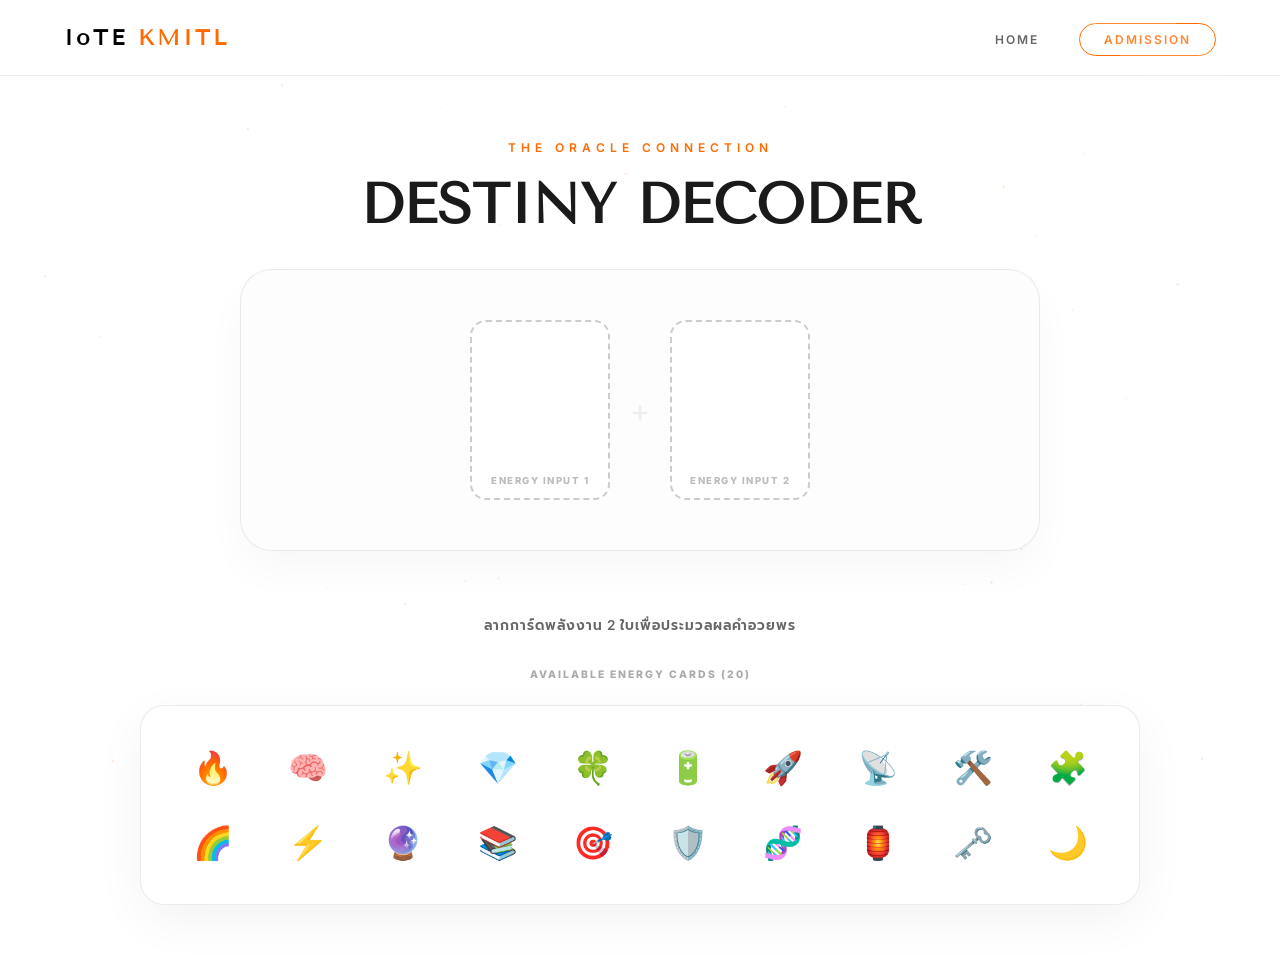
<file: card.html>
<!DOCTYPE html>
<html lang="th">
<head>
    <meta charset="UTF-8">
    <meta name="viewport" content="width=device-width, initial-scale=1.0">
    <title>IoTE Oracle | คำพยากรณ์แห่งความสำเร็จ</title>
    <link href="https://fonts.googleapis.com/css2?family=Inter:wght@400;600;800&family=Tenor+Sans&family=Prompt:wght@300;400;600&family=JetBrains+Mono&display=swap" rel="stylesheet">
    
    <style>
        :root {
            --bg: #ffffff;
            --text: #1a1a1a;
            --accent: #ff6b00; 
            --dim-text: #666;
            --border: rgba(0, 0, 0, 0.08);
        }

        * { margin: 0; padding: 0; box-sizing: border-box; }
        body { background-color: var(--bg); color: var(--text); font-family: 'Inter', 'Prompt', sans-serif; overflow-x: hidden; }
        #starfield { position: fixed; top: 0; left: 0; width: 100%; height: 100%; z-index: -2; background: #ffffff; }

        /* --- Navbar --- */
        nav { position: fixed; top: 0; width: 100%; z-index: 1000; padding: 1.5rem 5%; display: flex; justify-content: space-between; align-items: center; backdrop-filter: blur(15px); border-bottom: 1px solid var(--border); background: rgba(255, 255, 255, 0.85); }
        .logo { font-family: 'Tenor Sans', sans-serif; font-size: 1.4rem; font-weight: bold; letter-spacing: 3px; color: #000; text-decoration: none; }
        .logo span { color: var(--accent); }
        .nav-links { display: flex; list-style: none; gap: 2.5rem; align-items: center; }
        .nav-links a { text-decoration: none; color: var(--dim-text); font-size: 0.75rem; letter-spacing: 2px; font-weight: 600; }
        .nav-btn { border: 1.5px solid var(--accent); padding: 0.5rem 1.5rem; border-radius: 50px; color: var(--accent) !important; transition: 0.3s; position: relative; overflow: hidden; }
        .nav-btn::after { content: ''; position: absolute; top: -50%; left: -50%; width: 200%; height: 200%; background: rgba(255,255,255,0.2); transform: rotate(45deg); transition: 0.5s; }
        .nav-btn:hover::after { left: 120%; }
        .nav-btn:hover { background: var(--accent); color: #fff !important; }

        /* --- Lab Interface --- */
        .lab-container { padding-top: 140px; display: flex; flex-direction: column; align-items: center; text-align: center; min-height: 100vh; padding-bottom: 50px; }
        .label { color: var(--accent); font-size: 0.75rem; letter-spacing: 5px; margin-bottom: 1rem; font-weight: 600; text-transform: uppercase; }
        h1 { font-family: 'Tenor Sans', sans-serif; font-size: clamp(2.5rem, 5vw, 3.5rem); margin-bottom: 2rem; }

        /* Drawing Area */
        .breadboard-path {
            display: flex; gap: 20px; background: #fdfdfd; padding: 50px;
            border-radius: 32px; border: 1px solid var(--border);
            width: 90%; max-width: 800px; justify-content: center; align-items: center;
            box-shadow: 0 20px 40px rgba(0,0,0,0.03);
            margin-bottom: 2rem; position: relative;
        }

        .slot {
            width: 140px; height: 180px; border: 2px dashed #ccc;
            border-radius: 16px; background: #fff;
            display: flex; flex-direction: column; align-items: center; justify-content: center;
            font-size: 3.5rem; transition: 0.4s; position: relative;
        }
        .slot small { font-size: 0.6rem; color: #bbb; position: absolute; bottom: 12px; font-weight: 800; letter-spacing: 1.5px; text-transform: uppercase; }
        .slot.active { border-style: solid; border-color: var(--accent); box-shadow: 0 10px 25px rgba(255,107,0,0.15); transform: scale(1.05); animation: glowBlink 1.5s infinite alternate; }
        @keyframes glowBlink { 
            0% { box-shadow: 0 10px 25px rgba(255,107,0,0.15); } 
            100% { box-shadow: 0 10px 35px rgba(255,107,0,0.3); } 
        }

        /* Result Card */
        #result-display {
            max-width: 600px; width: 90%; background: #fff; border: 1px solid var(--border);
            padding: 2.5rem; border-radius: 20px; margin-top: 2rem; display: none;
            animation: revealCard 0.8s cubic-bezier(0.16, 1, 0.3, 1);
        }
        @keyframes revealCard { 
            0% { opacity: 0; transform: translateY(30px) scale(0.9) rotateX(-15deg); } 
            100% { opacity: 1; transform: translateY(0) scale(1) rotateX(0deg); } 
        }
        
        .res-title { color: var(--accent); font-weight: 800; font-size: 0.7rem; letter-spacing: 2px; margin-bottom: 1rem; }
        .res-text { font-size: 1.5rem; font-family: 'Tenor Sans', 'Prompt'; line-height: 1.4; margin-bottom: 1.5rem; }
        .res-desc { color: var(--dim-text); font-size: 0.9rem; line-height: 1.8; border-top: 1px solid #eee; padding-top: 1.5rem; }

        /* Inventory (Grid of 20 Cards) */
        .inventory-wrapper { width: 90%; max-width: 1000px; margin-top: 2rem; }
        .inventory-title { font-size: 0.65rem; font-weight: 800; letter-spacing: 2px; color: #aaa; margin-bottom: 1.5rem; }
        
        .inventory {
            display: grid; grid-template-columns: repeat(10, 1fr); gap: 1rem;
            background: #fff; padding: 2rem; border-radius: 24px;
            border: 1px solid var(--border); box-shadow: 0 15px 50px rgba(0,0,0,0.05);
        }
        
        .tool { 
            display: flex; flex-direction: column; align-items: center; cursor: grab; 
            transition: 0.3s cubic-bezier(0.175, 0.885, 0.32, 1.275); padding: 10px; border-radius: 8px;
        }
        .tool:hover { transform: translateY(-8px) scale(1.1); background: #fffaf7; animation: pulse 1s infinite alternate; }
        @keyframes pulse {
            0% { transform: translateY(-8px) scale(1.1); }
            100% { transform: translateY(-10px) scale(1.15); }
        }
        .tool span { font-size: 2rem; }

        @media (max-width: 800px) {
            .inventory { grid-template-columns: repeat(5, 1fr); }
            .breadboard-path { flex-direction: column; padding: 30px; }
        }

        #status-msg { margin-top: 2rem; font-weight: 600; color: var(--dim-text); letter-spacing: 1px; font-size: 0.85rem; }
        .btn-reset { margin-top: 20px; background: none; border: none; color: var(--accent); cursor: pointer; font-size: 0.75rem; font-weight: 800; letter-spacing: 1px; position: relative; overflow: hidden; }
        .btn-reset::after { content: ''; position: absolute; top: -50%; left: -50%; width: 200%; height: 200%; background: rgba(255,107,0,0.1); transform: rotate(45deg); transition: 0.5s; }
        .btn-reset:hover::after { left: 120%; }
        .btn-reset:hover { color: #ff8833; }
    </style>
</head>
<body>

    <canvas id="starfield"></canvas>

    <nav>
        <a href="#" class="logo">IoTE <span>KMITL</span></a>
        
        <ul class="nav-links">
            <li><a href="index.html">HOME</a></li>
            <li><a href="admission.html" class="nav-btn">ADMISSION</a></li>
        </ul>
    </nav>

    <main class="lab-container">
        <span class="label">The Oracle Connection</span>
        <h1>DESTINY <span>DECODER</span></h1>

        <div class="breadboard-path">
            <div class="slot" id="slot-1" ondragover="allowDrop(event)" ondrop="drop(event, 1)">
                <small>Energy Input 1</small>
            </div>
            <div style="font-size: 2rem; color: #eee; animation: pulse 2s infinite alternate;">+</div>
            <div class="slot" id="slot-2" ondragover="allowDrop(event)" ondrop="drop(event, 2)">
                <small>Energy Input 2</small>
            </div>
        </div>

        <div id="status-msg">ลากการ์ดพลังงาน 2 ใบเพื่อประมวลผลคำอวยพร</div>

        <div id="result-display">
            <div class="res-title">SYSTEM DECODED RESULT</div>
            <div class="res-text" id="res-text"></div>
            <div class="res-desc" id="res-desc"></div>
            <button class="btn-reset" onclick="location.reload()">🔄 ANALYZE AGAIN</button>
        </div>

        <div class="inventory-wrapper">
            <div class="inventory-title">AVAILABLE ENERGY CARDS (20)</div>
            <div class="inventory" id="card-inventory">
                </div>
        </div>
    </main>

    <script>
        // Starfield (ใช้โค้ดเดิม)
        const canvas = document.getElementById('starfield');
        const ctx = canvas.getContext('2d');
        let stars = [];
        function resize() { canvas.width = window.innerWidth; canvas.height = window.innerHeight; }
        class Star {
            constructor() { this.x = Math.random() * canvas.width; this.y = Math.random() * canvas.height; this.size = Math.random() * 1.5; this.speed = Math.random() * 0.3; }
            update() { this.y += this.speed; if (this.y > canvas.height) this.y = 0; }
            draw() { ctx.fillStyle = '#ff6b0022'; ctx.beginPath(); ctx.arc(this.x, this.y, this.size, 0, Math.PI * 2); ctx.fill(); }
        }
        function initStars() { stars = []; for (let i = 0; i < 80; i++) stars.push(new Star()); }
        function animate() { ctx.clearRect(0, 0, canvas.width, canvas.height); stars.forEach(s => { s.update(); s.draw(); }); requestAnimationFrame(animate); }
        window.addEventListener('resize', () => { resize(); initStars(); });
        resize(); initStars(); animate();

        // 20 Cards Data 
        const cardIcons = ['🔥','🧠','✨','💎','🍀','🔋','🚀','📡','🛠️','🧩','🌈','⚡','🔮','📚','🎯','🛡️','🧬','🏮','🗝️','🌙'];
        const inventory = document.getElementById('card-inventory');
        
        // กำหนดความหมายให้มีความเป็นมนุษย์และสละสลวยมากขึ้น
        const emojiData = {
            '🔥': { title: "Passion ลุกโชน", trait: "แพสชันที่ลุกโชน", blessing: "มีไฟในการทำตามความฝันโดยไม่รู้จักเหน็ดเหนื่อย" },
            '🧠': { title: "สมองกลอัจฉริยะ", trait: "ความเฉียบคมทางปัญญา", blessing: "มองเห็นทางออกของทุกปัญหาได้อย่างทะลุปรุโปร่ง" },
            '✨': { title: "ออร่าแห่งความสำเร็จ", trait: "ประกายแห่งความหวัง", blessing: "มีออร่าที่ดึงดูดแต่โอกาสดีๆ และสิ่งดีๆ เข้ามาในชีวิต" },
            '💎': { title: "คุณค่าระดับพรีเมียม", trait: "คุณค่าที่เปล่งประกาย", blessing: "ผลงานและความตั้งใจของคุณได้รับการยอมรับอย่างสง่างาม" },
            '🍀': { title: "โชคชะตาเป็นใจ", trait: "โชคชะตาที่เป็นใจ", blessing: "มีจังหวะชีวิตที่ลงตัว ทำอะไรก็ราบรื่นไร้อุปสรรค" },
            '🔋': { title: "พลังงานไร้ขีดจำกัด", trait: "พลังงานที่ไม่มีวันหมด", blessing: "มีแรงกายแรงใจล้นเหลือ พร้อมรับมือกับทุกความท้าทาย" },
            '🚀': { title: "พุ่งทะยานสู่เป้าหมาย", trait: "การเติบโตแบบก้าวกระโดด", blessing: "พุ่งชนเป้าหมายและประสบความสำเร็จได้เร็วกว่าที่คิดไว้" },
            '📡': { title: "คอนเนคชันกว้างไกล", trait: "การเชื่อมต่อที่กว้างไกล", blessing: "ได้รับโอกาสใหม่ๆ จากคอนเนคชันที่คอยซัพพอร์ตคุณเสมอ" },
            '🛠️': { title: "นักแก้ปัญหา", trait: "ทักษะการแก้ปัญหาเป็นเลิศ", blessing: "พลิกแพลงสถานการณ์ที่ยากลำบากให้กลายเป็นแต้มต่อได้สบายๆ" },
            '🧩': { title: "จิ๊กซอว์ที่ลงตัว", trait: "ความลงตัวในทุกมิติ", blessing: "ปะติดปะต่อเรื่องราวและไขความลับของทุกวิชาได้อย่างง่ายดาย" },
            '🌈': { title: "อนาคตสดใส", trait: "มุมมองที่สดใส", blessing: "มีรอยยิ้มและพลังบวกที่ช่วยเปลี่ยนวันธรรมดาให้เป็นวันพิเศษ" },
            '⚡': { title: "สปีดสายฟ้าแลบ", trait: "ไหวพริบที่ฉับไว", blessing: "คิดเร็วทำเร็ว คว้าทุกโอกาสที่ผ่านเข้ามาได้ทันเวลาเสมอ" },
            '🔮': { title: "วิสัยทัศน์กว้างไกล", trait: "วิสัยทัศน์ที่กว้างไกล", blessing: "คาดการณ์อนาคตและวางแผนชีวิตได้อย่างแม่นยำราวกับตาเห็น" },
            '📚': { title: "คลังข้อมูล", trait: "ความรู้ที่ตกผลึก", blessing: "หยิบยกเอาสิ่งที่เคยทุ่มเทเรียนรู้มาใช้ประโยชน์ได้แบบร้อยเปอร์เซ็นต์" },
            '🎯': { title: "โฟกัสแม่นยำ", trait: "เป้าหมายที่ชัดเจน", blessing: "โฟกัสกับสิ่งที่ทำได้อย่างเต็มที่ ไม่มีอะไรมาทำให้ไขว้เขวได้" },
            '🛡️': { title: "เกราะป้องกันไร้พ่าย", trait: "ภูมิคุ้มกันทางจิตใจ", blessing: "มีความเข้มแข็ง ปลอดภัยจากความกังวลและแรงกดดันทั้งปวง" },
            '🧬': { title: "DNA แห่งนวัตกร", trait: "พรสวรรค์ที่ซ่อนอยู่", blessing: "ดึงเอาศักยภาพขั้นสุดของตัวเองออกมาใช้ได้อย่างน่าทึ่ง" },
            '🏮': { title: "แสงสว่างนำทาง", trait: "แสงสว่างนำทางใจ", blessing: "ค้นพบคำตอบที่ใช่ในยามที่รู้สึกหลงทางหรือสับสน" },
            '🗝️': { title: "กุญแจปลดล็อก", trait: "กุญแจไขความสำเร็จ", blessing: "ปลดล็อกขีดจำกัดเดิมๆ และก้าวข้ามเซฟโซนได้อย่างกล้าหาญ" },
            '🌙': { title: "ความสงบเยือกเย็น", trait: "ความสงบในจิตใจ", blessing: "รับมือกับทุกเรื่องด้วยความใจเย็นและมีสติที่มั่นคง" }
        };

        cardIcons.forEach((icon, index) => {
            const div = document.createElement('div');
            div.className = 'tool';
            div.draggable = true;
            div.innerHTML = `<span>${icon}</span>`;
            div.ondragstart = (ev) => {
                ev.dataTransfer.setData("icon", icon);
            };
            inventory.appendChild(div);
        });

        let drawn = { 1: null, 2: null };

        function allowDrop(ev) { ev.preventDefault(); }
        
        function drop(ev, slotId) {
            ev.preventDefault();
            const icon = ev.dataTransfer.getData("icon");
            if(!icon) return;

            const slot = document.getElementById(`slot-${slotId}`);
            slot.innerHTML = `<span>${icon}</span><small>Connected</small>`;
            slot.classList.add('active');
            drawn[slotId] = icon;

            if (drawn[1] && drawn[2]) {
                processBlessing();
            }
        }

        function processBlessing() {
            document.getElementById('status-msg').innerText = "อ่านโชคชะตา... สำเร็จ!";
            
            const icon1 = drawn[1];
            const icon2 = drawn[2];
            
            const data1 = emojiData[icon1];
            const data2 = emojiData[icon2];
            
            let finalTitle = "";
            let finalDesc = "";
            
            // กรณีใส่อิโมจิเดียวกัน 2 ช่อง (พลังทวีคูณ)
            if (icon1 === icon2) {
                finalTitle = `${icon1} ${data1.title} ขั้นสุด!`;
                
                // สุ่มประโยคสำหรับอิโมจิซ้ำ
                const templatesSame = [
                    `ว้าว! คุณได้รับพลังแห่ง "${data1.trait}" แบบคูณสอง! ขอให้คุณ${data1.blessing} อย่างเต็มเปี่ยมและทรงพลังยิ่งกว่าใคร!`,
                    `โหมดดับเบิ้ลทำงานแล้ว! เตรียมตัวรับความสุดยอด ขอให้คุณ${data1.blessing} แบบไม่มีอะไรมาฉุดรั้งความสำเร็จคุณได้เลย!`,
                    `แรงปรารถนาของคุณชัดเจนมาก! พลังแห่ง "${data1.trait}" จะหนุนนำให้คุณ${data1.blessing} ลุยให้สุดทางไปเลยนะ!`
                ];
                finalDesc = templatesSame[Math.floor(Math.random() * templatesSame.length)];
            } 
            // กรณีใส่อิโมจิต่างกัน (ผสมพลังงาน)
            else {
                finalTitle = `${icon1} ${data1.title} ผสาน ${icon2} ${data2.title}`;
                
                // สุ่มประโยคเชื่อมให้มีความเป็นมนุษย์
                const templatesDiff = [
                    `เมื่อ "${data1.trait}" โคจรมาพบกับ "${data2.trait}" สิ่งที่จะเกิดขึ้นคือ... ขอให้คุณ${data1.blessing} และที่สำคัญ ขอให้${data2.blessing} เตรียมรับความปังได้เลย!`,
                    `พลังแห่ง "${data1.trait}" และ "${data2.trait}" จะคอยเป็นลมใต้ปีกให้คุณ! จากนี้ไปขอให้คุณ${data1.blessing} แถมยัง${data2.blessing} อีกด้วย เป็นกำลังใจให้นะครับ!`,
                    `การผสมผสานระหว่าง "${data1.trait}" กับ "${data2.trait}" คือสูตรลับฉบับคุณ! ขออวยพรให้คุณ${data1.blessing} พร้อมๆ กับการที่ได้${data2.blessing} ไปลุยกันให้เต็มที่เลย!`,
                    `เซนส์ของคุณบอกว่าตอนนี้คุณต้องการ "${data1.trait}" และ "${data2.trait}" เข้ามาช่วยเติมเต็ม ขอให้เส้นทางข้างหน้าของคุณ${data1.blessing} และช่วยให้คุณ${data2.blessing} อย่างลงตัวที่สุดครับ`
                ];
                finalDesc = templatesDiff[Math.floor(Math.random() * templatesDiff.length)];
            }
            
            document.getElementById('res-text').innerText = finalTitle;
            document.getElementById('res-desc').innerText = finalDesc;
            document.getElementById('result-display').style.display = 'block';
            
            // Scroll เลื่อนลงมาให้เห็นผลลัพธ์
            window.scrollTo({ top: document.body.scrollHeight, behavior: 'smooth' });
        }
    </script>
</body>
</html>
</file>
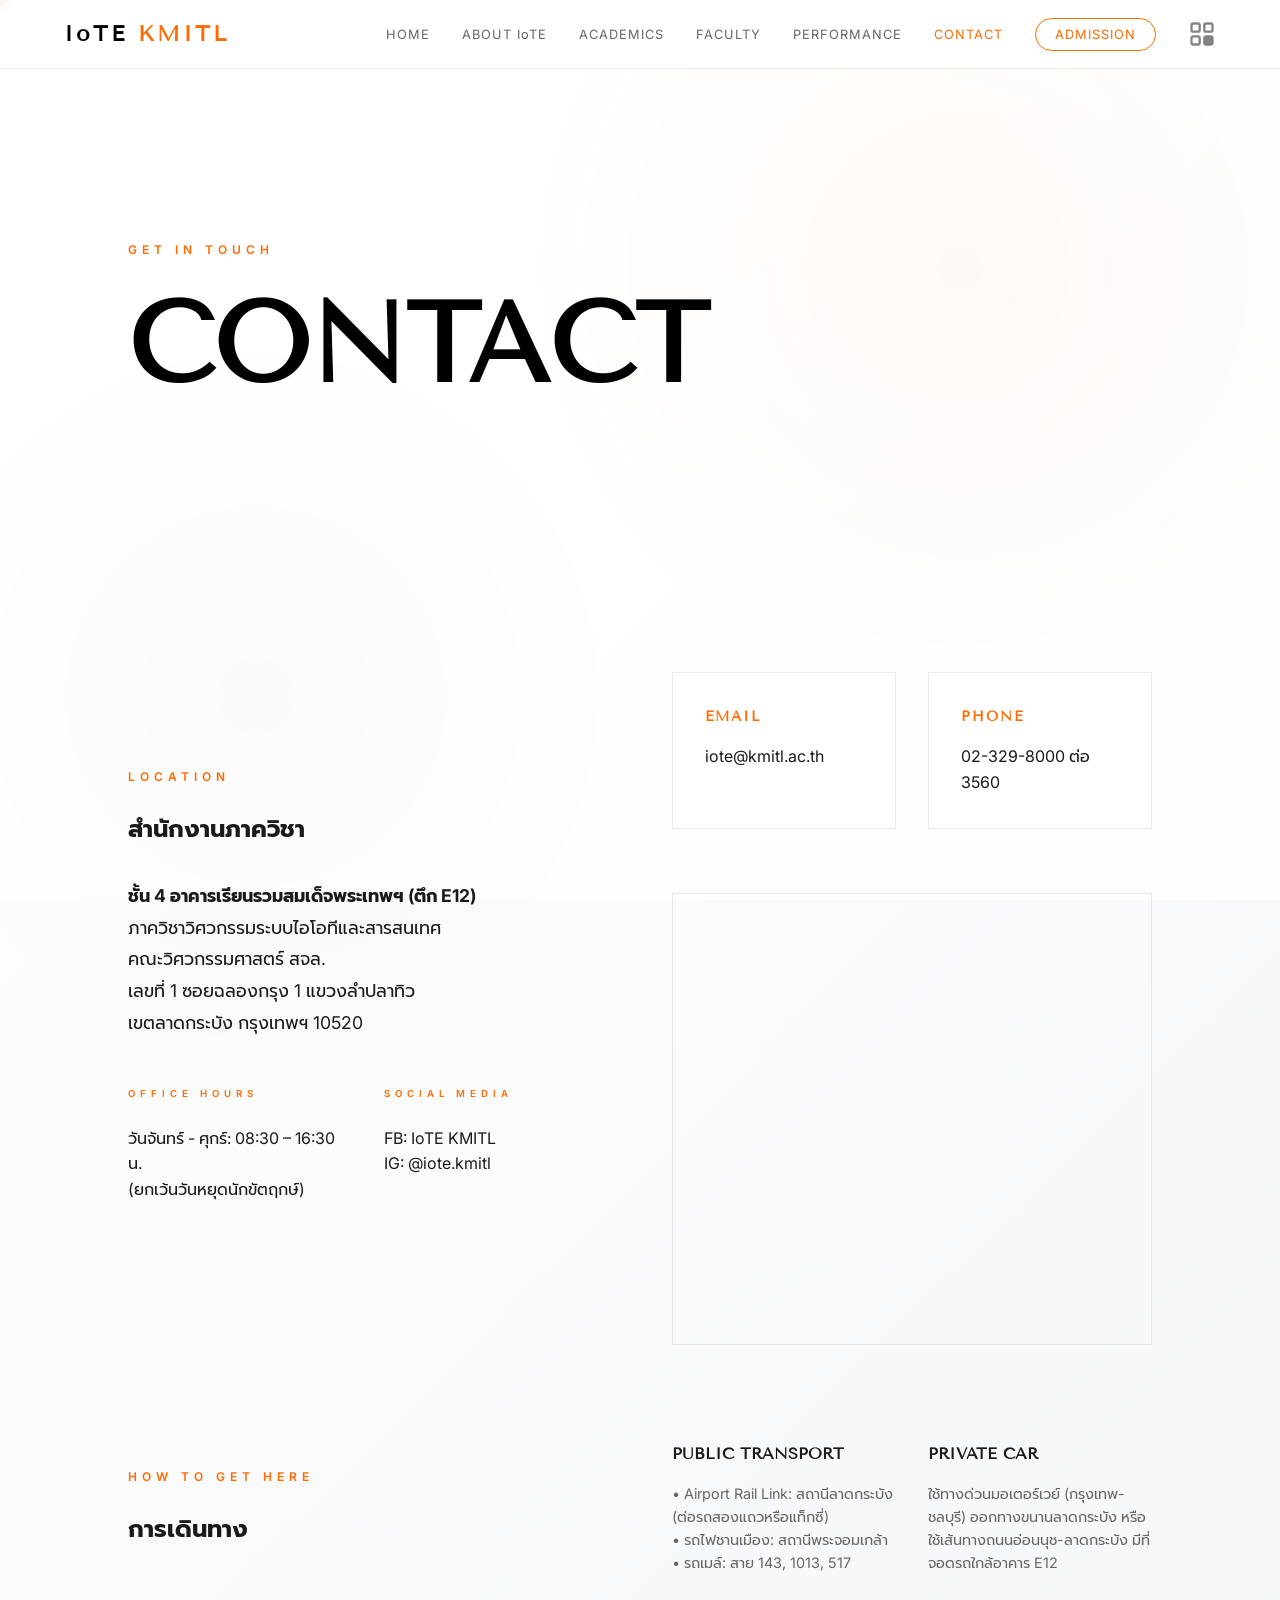
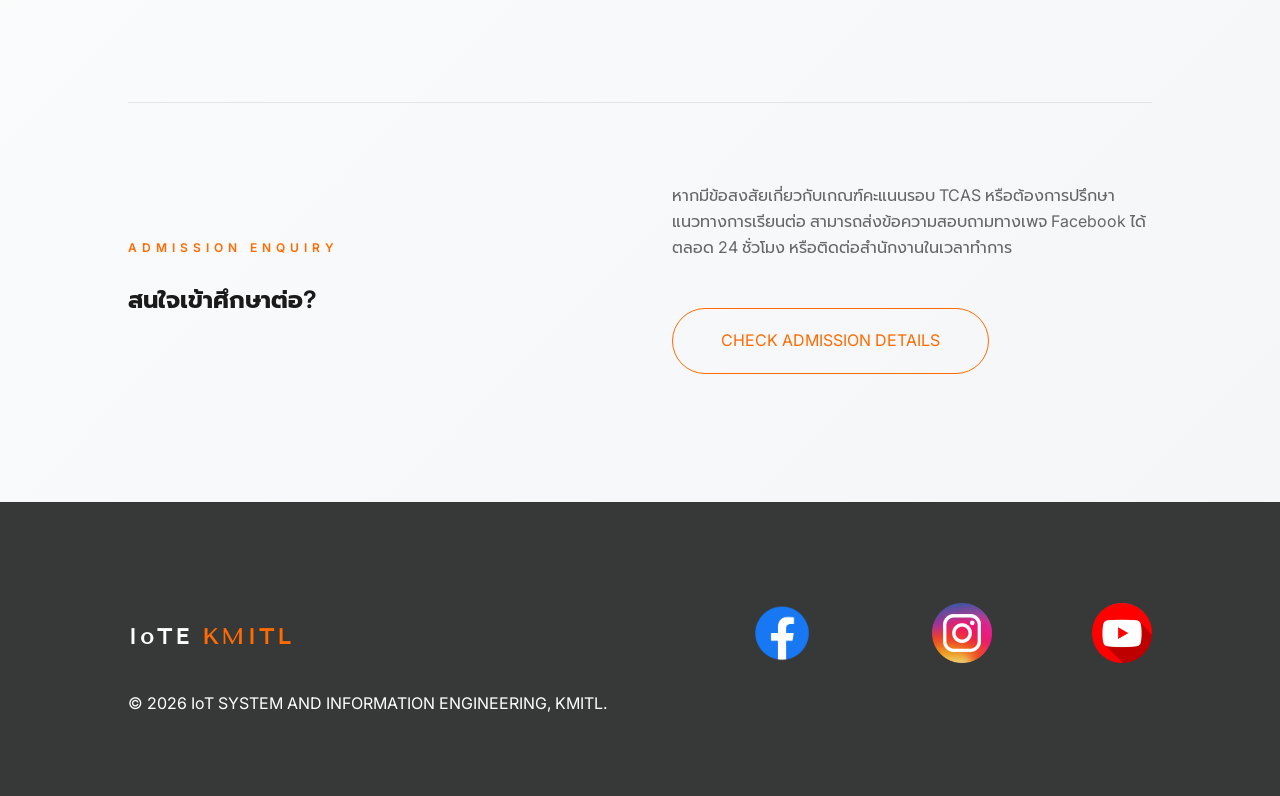
<file: contact.html>
<!DOCTYPE html>
<html lang="th">
<head>
    <meta charset="UTF-8">
    <meta name="viewport" content="width=device-width, initial-scale=1.0">
    <title>Contact | IoTE KMITL - ติดต่อเรา</title>
    <link href="https://fonts.googleapis.com/css2?family=Inter:wght@100;300;400;600&family=Tenor+Sans&family=Prompt:wght@200;400;600&display=swap" rel="stylesheet">
    <link rel="stylesheet" href="style.css">
    <style>
        /* สไตล์พิเศษสำหรับหน้า Contact */
        .contact-info-grid {
            display: grid;
            grid-template-columns: repeat(auto-fit, minmax(200px, 1fr));
            gap: 2rem;
            margin-top: 3rem;
        }
        .contact-card {
            background: #fff;
            border: 1px solid var(--border);
            padding: 2rem;
            transition: 0.4s;
        }
        .contact-card:hover {
            border-color: var(--accent);
            transform: translateY(-5px);
        }
        .contact-card h3 {
            font-family: 'Tenor Sans';
            font-size: 0.9rem;
            letter-spacing: 2px;
            margin-bottom: 1rem;
            color: var(--accent);
        }
        .contact-card p {
            color: var(--text);
            font-weight: 400;
            font-size: 1rem;
        }
        .map-container {
            margin-top: 4rem;
            position: relative;
            width: 100%;
            border: 1px solid var(--border);
        }
        iframe {
            width: 100%;
            height: 450px;
            border: none;
            display: block;
        }
        .transport-info {
            margin-top: 3rem;
            display: grid;
            grid-template-columns: 1fr 1fr;
            gap: 2rem;
        }
        @media (max-width: 768px) {
            .transport-info { grid-template-columns: 1fr; }
        }
    </style>
</head>
<body>

    <canvas id="starfield"></canvas>
    <div class="glow-orb"></div>

    <nav>
        <div class="logo">IoTE <span>KMITL</span></div>
        <div class="menu-toggle" id="mobile-menu">
        <span class="bar"></span>
        <span class="bar"></span>
        <span class="bar"></span>
    </div>
        <ul class="nav-links">
            <li><a href="index.html">HOME</a></li>
            <li><a href="about.html">ABOUT IoTE</a></li>
            <li><a href="academics.html">ACADEMICS</a></li>
            <li><a href="faculty.html">FACULTY</a></li>
            <li><a href="performance.html">PERFORMANCE</a></li>
            <li><a href="contact.html" class="active">CONTACT</a></li>
            <li><a href="admission.html" class="nav-btn">ADMISSION</a></li>
            <li>
    <a href="play.html" class="magic-portal" title="Intelligence Hub">
        <svg width="28" height="28" viewBox="0 0 24 24" fill="none" xmlns="http://www.w3.org/2000/svg">
            <rect x="3" y="3" width="7" height="7" rx="1.5" stroke="currentColor" stroke-width="2"/>
            <rect x="14" y="3" width="7" height="7" rx="1.5" stroke="currentColor" stroke-width="2"/>
            <rect x="3" y="14" width="7" height="7" rx="1.5" stroke="currentColor" stroke-width="2"/>
            <rect x="14" y="14" width="7" height="7" rx="1.5" stroke="currentColor" stroke-width="2" fill="currentColor"/>
        </svg>
    </a>
</li>
        </ul>
    </nav>

    <header class="container" style="padding-top: 15rem; padding-bottom: 5rem;">
        <span class="label reveal">GET IN TOUCH</span>
        <h1 class="reveal" style="font-size: clamp(3rem, 10vw, 7rem);">CONTACT <span></span></h1>
    </header>

    <section class="container">
        <div class="section-grid">
            <div class="reveal">
                <span class="label">LOCATION</span>
                <h2>สำนักงานภาควิชา</h2>
                <p style="margin-top: 2rem; font-size: 1.1rem; line-height: 1.8;">
                    <strong>ชั้น 4 อาคารเรียนรวมสมเด็จพระเทพฯ (ตึก E12)</strong><br>
                    ภาควิชาวิศวกรรมระบบไอโอทีและสารสนเทศ<br>
                    คณะวิศวกรรมศาสตร์ สจล.<br>
                    เลขที่ 1 ซอยฉลองกรุง 1 แขวงลำปลาทิว<br>
                    เขตลาดกระบัง กรุงเทพฯ 10520
                </p>

                <div class="transport-info">
                    <div>
                        <span class="label" style="font-size: 0.6rem;">OFFICE HOURS</span>
                        <p>วันจันทร์ - ศุกร์: 08:30 – 16:30 น.<br>(ยกเว้นวันหยุดนักขัตฤกษ์)</p>
                    </div>
                    <div>
                        <span class="label" style="font-size: 0.6rem;">SOCIAL MEDIA</span>
                        <p>FB: IoTE KMITL<br>IG: @iote.kmitl</p>
                    </div>
                </div>
            </div>

            <div class="reveal">
                <div class="contact-info-grid">
                    <div class="contact-card">
                        <h3>EMAIL</h3>
                        <p>iote@kmitl.ac.th</p>
                    </div>
                    <div class="contact-card">
                        <h3>PHONE</h3>
                        <p>02-329-8000 ต่อ 3560</p>
                    </div>
                </div>
                
                <div class="map-container">
                    <iframe src="https://www.google.com/maps/embed?pb=!1m18!1m12!1m3!1d3875.7915570220267!2d100.7758713!3d13.7275298!2m3!1f0!2f0!3f0!3m2!1i1024!2i768!4f13.1!3m3!1m2!1s0x311d664a75304383%3A0x6734c5625e1a1796!2sFaculty%20of%20Engineering%2C%20KMITL!5e0!3m2!1sen!2sth!4v1700000000000!5m2!1sen!2sth" allowfullscreen="" loading="lazy"></iframe>
                </div>
            </div>
        </div>

        <div class="section-grid reveal" style="margin-top: 6rem;">
            <div>
                <span class="label">HOW TO GET HERE</span>
                <h2>การเดินทาง</h2>
            </div>
            <div style="display: grid; grid-template-columns: 1fr 1fr; gap: 2rem;">
                <div>
                    <h4 style="margin-bottom: 1rem; font-family: 'Tenor Sans';">PUBLIC TRANSPORT</h4>
                    <p style="font-size: 0.9rem; color: var(--dim-text);">
                        • Airport Rail Link: สถานีลาดกระบัง (ต่อรถสองแถวหรือแท็กซี่)<br>
                        • รถไฟชานเมือง: สถานีพระจอมเกล้า<br>
                        • รถเมล์: สาย 143, 1013, 517
                    </p>
                </div>
                <div>
                    <h4 style="margin-bottom: 1rem; font-family: 'Tenor Sans';">PRIVATE CAR</h4>
                    <p style="font-size: 0.9rem; color: var(--dim-text);">
                        ใช้ทางด่วนมอเตอร์เวย์ (กรุงเทพ-ชลบุรี) ออกทางขนานลาดกระบัง หรือใช้เส้นทางถนนอ่อนนุช-ลาดกระบัง มีที่จอดรถใกล้อาคาร E12
                    </p>
                </div>
            </div>
        </div>

        <div class="section-grid reveal" style="margin-top: 8rem; border-top: 1px solid var(--border); padding-top: 5rem;">
            <div>
                <span class="label">ADMISSION ENQUIRY</span>
                <h2>สนใจเข้าศึกษาต่อ?</h2>
            </div>
            <div>
                <p style="margin-bottom: 3rem; color: var(--dim-text);">หากมีข้อสงสัยเกี่ยวกับเกณฑ์คะแนนรอบ TCAS หรือต้องการปรึกษาแนวทางการเรียนต่อ สามารถส่งข้อความสอบถามทางเพจ Facebook ได้ตลอด 24 ชั่วโมง หรือติดต่อสำนักงานในเวลาทำการ</p>
                <a href="admission.html" class="nav-btn" style="padding: 1.2rem 3rem; display: inline-block; text-decoration: none;">CHECK ADMISSION DETAILS</a>
            </div>
        </div>
    </section>

    <footer>
        <div class="footer-content">
            <div class="logo">IoTE <span>KMITL</span></div>
            <div class="social-links">
                <a href="https://www.facebook.com/IOTE.KMITL?mibextid=wwXIfr&rdid=25CPRn6FU3PUXONX&share_url=https%3A%2F%2Fwww.facebook.com%2Fshare%2F1Gx8LU5F8J%2F%3Fmibextid%3DwwXIfr#"target="_blank"><img src="Facebook.png" alt="Facebook" class="social-icon"></a>
    <a href="https://www.instagram.com/kmitl.iote.official?igsh=MTRmMmxjOWxud3BwNQ%3D%3D"target="_blank"><img src="instagram.png" alt="LinkedIn" class="social-icon"></a>
    <a href="https://www.youtube.com/@iote_kmitl"target="_blank"><img src="Youtube.png" alt="YouTube" class="social-icon" style="width: 60px;"></a>
            </div>
        </div>
        <div class="footer-bottom">
            <p>© 2026 IoT SYSTEM AND INFORMATION ENGINEERING, KMITL.</p>
        </div>
    </footer>

    <script src="script.js"></script>
</body>
</html>
</file>
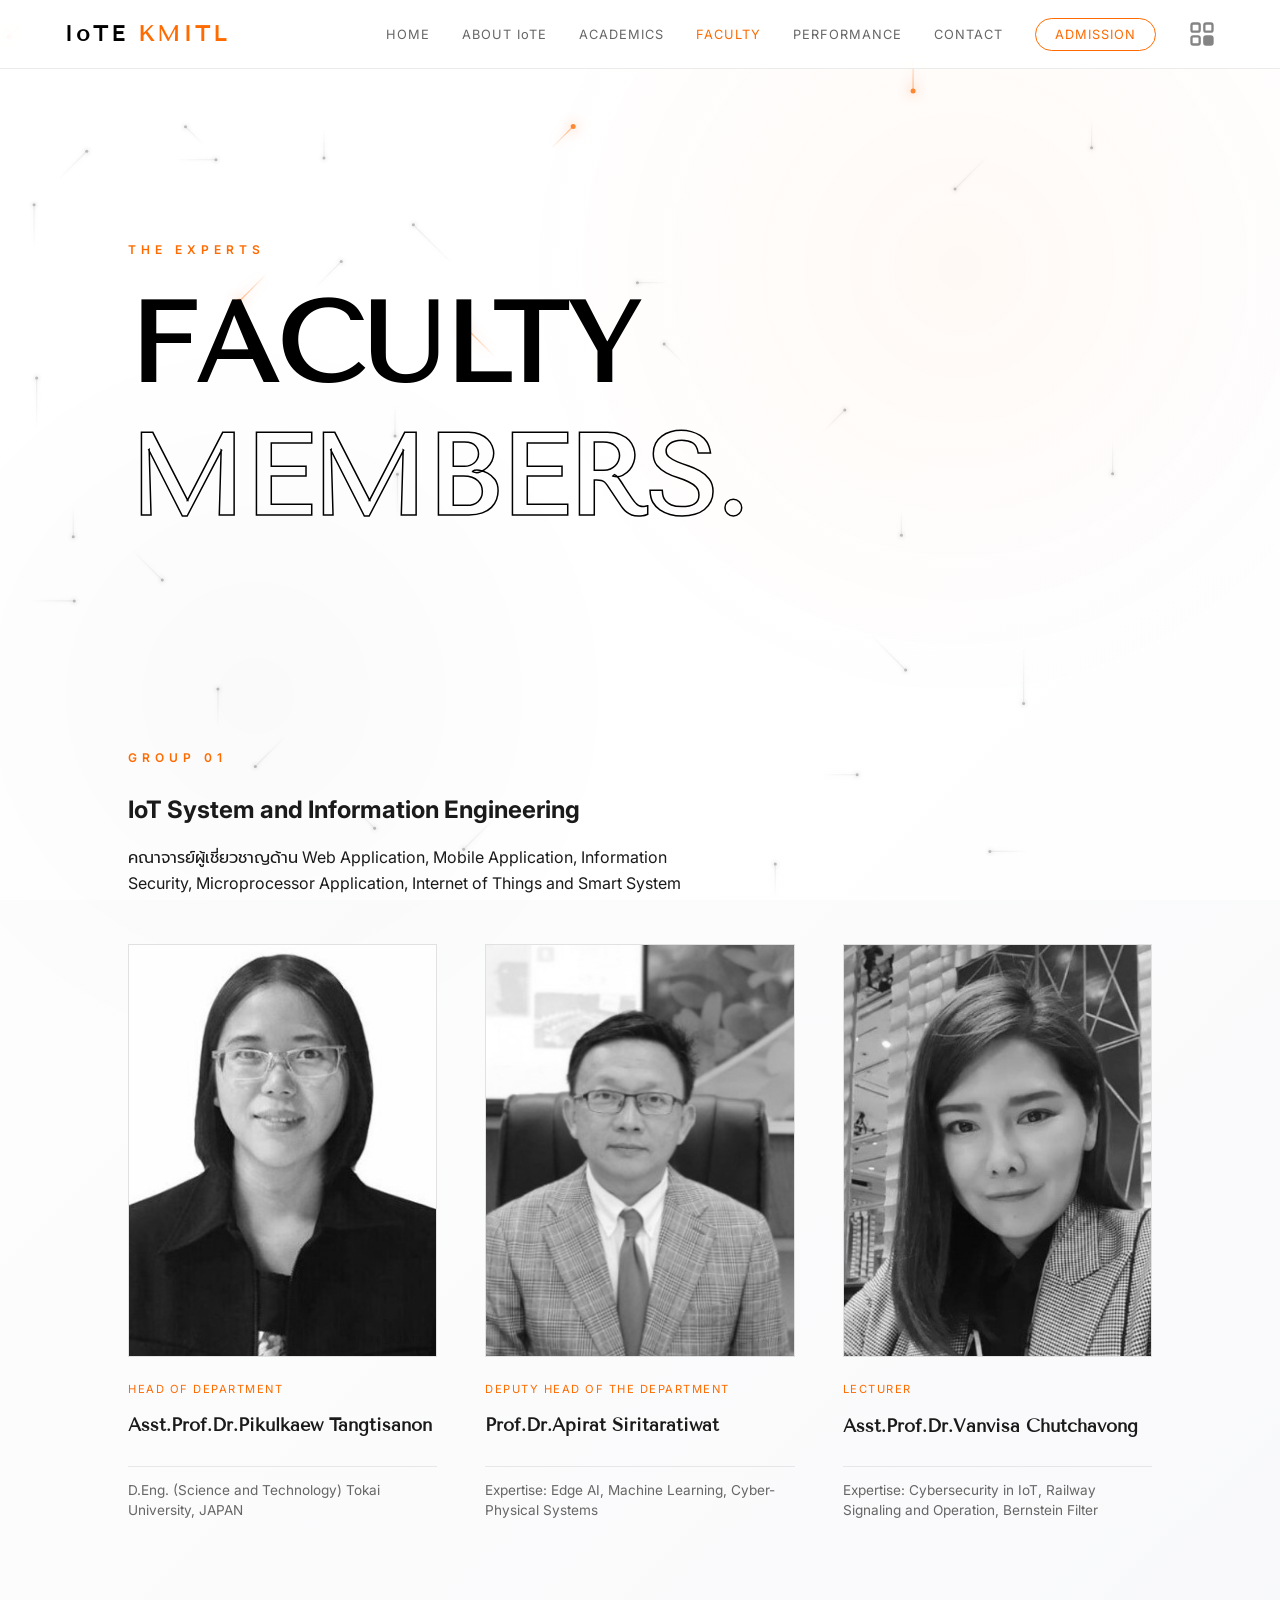
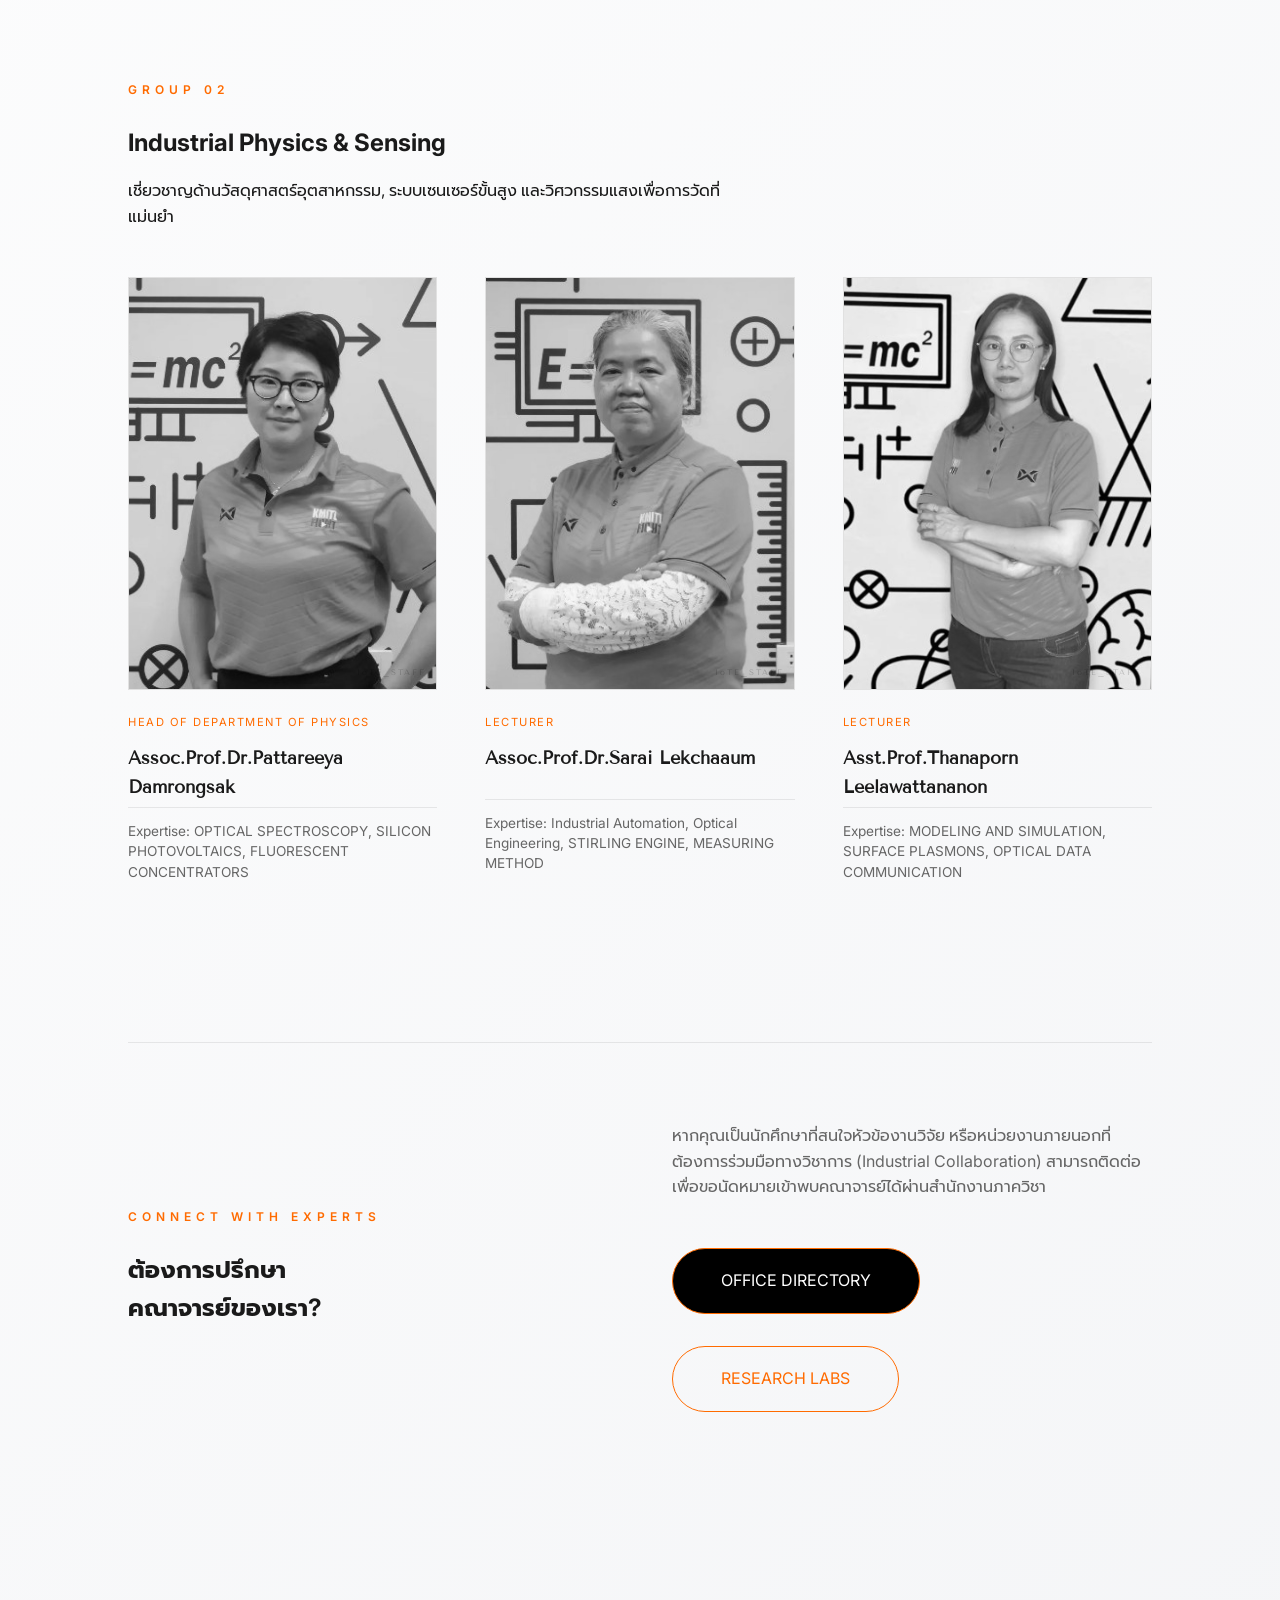
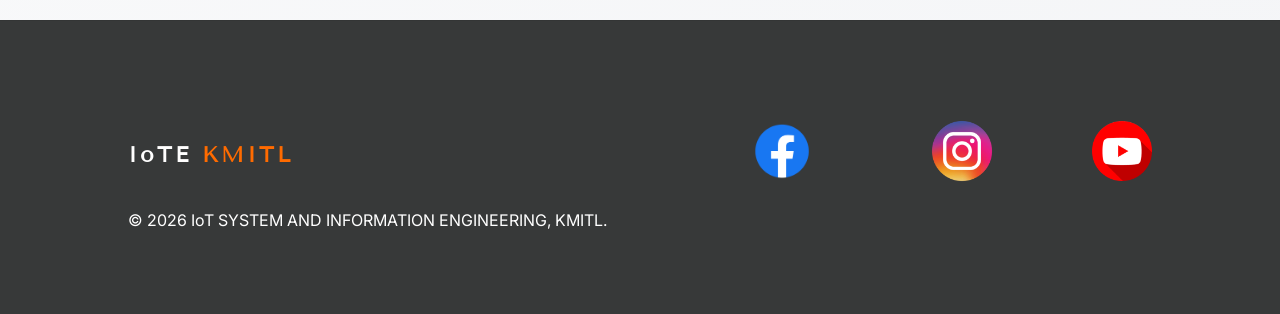
<file: faculty.html>
<!DOCTYPE html>
<html lang="th">
<head>
    <meta charset="UTF-8">
    <meta name="viewport" content="width=device-width, initial-scale=1.0">
    <title>Faculty | IoTE KMITL - คณาจารย์ผู้เชี่ยวชาญ</title>
    <link href="https://fonts.googleapis.com/css2?family=Inter:wght@100;300;400;600&family=Tenor+Sans&family=Prompt:wght@200;400;600&display=swap" rel="stylesheet">
    <link rel="stylesheet" href="style.css">
    <style>
        /* สไตล์พิเศษสำหรับการแสดงรูปอาจารย์ */
        .faculty-grid {
            display: grid;
            grid-template-columns: repeat(auto-fill, minmax(280px, 1fr));
            gap: 4rem 3rem;
            margin-top: 3rem;
        }
        .prof-card {
            text-align: left;
            transition: 0.5s cubic-bezier(0.16, 1, 0.3, 1);
        }
        .prof-img-wrapper {
            width: 100%;
            aspect-ratio: 3/4;
            background: #f4f4f4;
            border: 1px solid var(--border);
            margin-bottom: 1.5rem;
            position: relative;
            overflow: hidden;
            filter: grayscale(1);
            transition: 0.6s cubic-bezier(0.16, 1, 0.3, 1);
        }
        .prof-img-wrapper img {
            width: 100%;
            height: 100%;
            object-fit: cover;
        }
        .prof-card:hover .prof-img-wrapper {
            filter: grayscale(0);
            border-color: var(--accent);
            transform: translateY(-10px);
            box-shadow: 0 20px 40px rgba(0,0,0,0.1);
        }
        .prof-img-wrapper::after {
            content: 'IoTE_STAFF';
            position: absolute;
            bottom: 10px; right: 10px;
            font-family: 'Tenor Sans';
            font-size: 0.5rem;
            letter-spacing: 2px;
            color: rgba(0,0,0,0.2);
        }
        .prof-name {
            font-family: 'Tenor Sans', 'Prompt';
            font-size: 1.1rem;
            font-weight: 600;
            margin-bottom: 0.4rem;
            color: var(--text);
            min-height: 3rem; /* ช่วยให้ชื่อที่ยาวต่างกันยังคงแนวระดับเดียวกัน */
        }
        .prof-position {
            font-size: 0.7rem;
            color: var(--accent);
            text-transform: uppercase;
            letter-spacing: 1.5px;
            margin-bottom: 0.8rem;
            display: block;
        }
        .prof-specialty {
            font-size: 0.85rem;
            color: var(--dim-text);
            border-top: 1px solid var(--border);
            padding-top: 0.8rem;
            line-height: 1.5;
        }
    </style>
</head>
<body>

    <canvas id="starfield"></canvas>
    <div class="glow-orb"></div>

    <nav>
        <div class="logo">IoTE <span>KMITL</span></div>
        <div class="menu-toggle" id="mobile-menu">
        <span class="bar"></span>
        <span class="bar"></span>
        <span class="bar"></span>
    </div>
        <ul class="nav-links">
            <li><a href="index.html">HOME</a></li>
            <li><a href="about.html">ABOUT IoTE</a></li>
            <li><a href="academics.html">ACADEMICS</a></li>
            <li><a href="faculty.html" class="active">FACULTY</a></li>
            <li><a href="performance.html">PERFORMANCE</a></li>
            <li><a href="contact.html">CONTACT</a></li>
            <li><a href="admission.html" class="nav-btn">ADMISSION</a></li>
            <li>
    <a href="play.html" class="magic-portal" title="Intelligence Hub">
        <svg width="28" height="28" viewBox="0 0 24 24" fill="none" xmlns="http://www.w3.org/2000/svg">
            <rect x="3" y="3" width="7" height="7" rx="1.5" stroke="currentColor" stroke-width="2"/>
            <rect x="14" y="3" width="7" height="7" rx="1.5" stroke="currentColor" stroke-width="2"/>
            <rect x="3" y="14" width="7" height="7" rx="1.5" stroke="currentColor" stroke-width="2"/>
            <rect x="14" y="14" width="7" height="7" rx="1.5" stroke="currentColor" stroke-width="2" fill="currentColor"/>
        </svg>
    </a>
</li>
        </ul>
    </nav>

    <header class="container" style="padding-top: 15rem; padding-bottom: 5rem;">
        <span class="label reveal">THE EXPERTS</span>
        <h1 class="reveal" style="font-size: clamp(3rem, 10vw, 7rem);">FACULTY <span>MEMBERS.</span></h1>
    </header>

    <section class="container">
        <div class="reveal" style="margin-bottom: 10rem;">
            <span class="label">GROUP 01</span>
            <h2 style="margin-bottom: 1rem;">IoT System and Information Engineering</h2>
            <p style="max-width: 600px; margin-bottom: 3rem;">คณาจารย์ผู้เชี่ยวชาญด้าน Web Application, Mobile Application, Information Security, Microprocessor Application, Internet of Things and Smart System</p>
            
            <div class="faculty-grid">
                <div class="prof-card reveal">
                    <div class="prof-img-wrapper">
                        <img src="13.jpg" alt="Asst.Prof.Dr.Pikulkaew Tangtisanon" onerror="this.parentElement.style.background='#eee'">
                    </div>
                    <span class="prof-position">Head of Department</span>
                    <div class="prof-name">Asst.Prof.Dr.Pikulkaew Tangtisanon</div>
                    <p class="prof-specialty">D.Eng. (Science and Technology) Tokai University, JAPAN</p>
                </div>

                <div class="prof-card reveal" style="transition-delay: 0.1s;">
                    <div class="prof-img-wrapper">
                        <img src="14.jpg" alt="Prof.Dr.Apirat Siritaratiwat" onerror="this.parentElement.style.background='#eee'">
                    </div>
                    <span class="prof-position">Deputy Head of the Department</span>
                    <div class="prof-name">Prof.Dr.Apirat Siritaratiwat</div>
                    <p class="prof-specialty">Expertise: Edge AI, Machine Learning, Cyber-Physical Systems</p>
                </div>

                <div class="prof-card reveal" style="transition-delay: 0.2s;">
                    <div class="prof-img-wrapper">
                        <img src="16.jpg" alt="Asst.Prof.Dr.Vanvisa Chutchavong" onerror="this.parentElement.style.background='#eee'">
                    </div>
                    <span class="prof-position">Lecturer</span>
                    <div class="prof-name">Asst.Prof.Dr.Vanvisa Chutchavong</div>
                    <p class="prof-specialty">Expertise: Cybersecurity in IoT, Railway Signaling and Operation, Bernstein Filter</p>
                </div>
            </div>
        </div>

        <div class="reveal" style="margin-bottom: 8rem;">
            <span class="label">GROUP 02</span>
            <h2 style="margin-bottom: 1rem;">Industrial Physics & Sensing</h2>
            <p style="max-width: 600px; margin-bottom: 3rem;">เชี่ยวชาญด้านวัสดุศาสตร์อุตสาหกรรม, ระบบเซนเซอร์ขั้นสูง และวิศวกรรมแสงเพื่อการวัดที่แม่นยำ</p>
            
            <div class="faculty-grid">
                <div class="prof-card reveal">
                    <div class="prof-img-wrapper">
                        <img src="17.jpg" alt="Assoc.Prof.Dr.Pattareeya Damrongsak" onerror="this.parentElement.style.background='#eee'">
                    </div>
                    <span class="prof-position">Head of Department of Physics</span>
                    <div class="prof-name">Assoc.Prof.Dr.Pattareeya Damrongsak</div>
                    <p class="prof-specialty">Expertise: OPTICAL SPECTROSCOPY, SILICON PHOTOVOLTAICS, FLUORESCENT CONCENTRATORS</p>
                </div>
                
                <div class="prof-card reveal" style="transition-delay: 0.1s;">
                    <div class="prof-img-wrapper">
                        <img src="18.jpg" alt="Assoc.Prof.Dr.Sarai Lekchaaum" onerror="this.parentElement.style.background='#eee'">
                    </div>
                    <span class="prof-position">Lecturer</span>
                    <div class="prof-name">Assoc.Prof.Dr.Sarai Lekchaaum</div>
                    <p class="prof-specialty">Expertise: Industrial Automation, Optical Engineering, STIRLING ENGINE, MEASURING METHOD</p>
                </div>

                <div class="prof-card reveal" style="transition-delay: 0.2s;">
                    <div class="prof-img-wrapper">
                        <img src="19.jpg" alt="Faculty Member 3" onerror="this.parentElement.style.background='#eee'">
                    </div>
                    <span class="prof-position">Lecturer</span>
                    <div class="prof-name">Asst.Prof.Thanaporn Leelawattananon</div>
                    <p class="prof-specialty">Expertise:  MODELING AND SIMULATION, SURFACE PLASMONS, OPTICAL DATA COMMUNICATION</p>
                </div>
            </div>
        </div>

        <div class="section-grid reveal" style="margin-top: 10rem; border-top: 1px solid var(--border); padding-top: 5rem; padding-bottom: 5rem;">
            <div>
                <span class="label">CONNECT WITH EXPERTS</span>
                <h2>ต้องการปรึกษา<br>คณาจารย์ของเรา?</h2>
            </div>
            <div>
                <p style="margin-bottom: 3rem; color: var(--dim-text);">หากคุณเป็นนักศึกษาที่สนใจหัวข้องานวิจัย หรือหน่วยงานภายนอกที่ต้องการร่วมมือทางวิชาการ (Industrial Collaboration) สามารถติดต่อเพื่อขอนัดหมายเข้าพบคณาจารย์ได้ผ่านสำนักงานภาควิชา</p>
                <div style="display: flex; gap: 2rem; flex-wrap: wrap;">
                    <a href="contact.html" class="nav-btn" style="padding: 1.2rem 3rem; display: inline-block; text-decoration: none; background: #000; color: #fff !important;">OFFICE DIRECTORY</a>
                    <a href="#" class="nav-btn" style="padding: 1.2rem 3rem; display: inline-block; text-decoration: none;">RESEARCH LABS</a>
                </div>
            </div>
        </div>
    </section>

    <footer>
        <div class="footer-content">
            <div class="logo">IoTE <span>KMITL</span></div>
            <div class="social-links">
                <a href="https://www.facebook.com/IOTE.KMITL?mibextid=wwXIfr&rdid=25CPRn6FU3PUXONX&share_url=https%3A%2F%2Fwww.facebook.com%2Fshare%2F1Gx8LU5F8J%2F%3Fmibextid%3DwwXIfr#"target="_blank"><img src="Facebook.png" alt="Facebook" class="social-icon"></a>
    <a href="https://www.instagram.com/kmitl.iote.official?igsh=MTRmMmxjOWxud3BwNQ%3D%3D"target="_blank"><img src="instagram.png" alt="LinkedIn" class="social-icon"></a>
    <a href="https://www.youtube.com/@iote_kmitl"target="_blank"><img src="Youtube.png" alt="YouTube" class="social-icon" style="width: 60px;"></a>
            </div>
        </div>
        <div class="footer-bottom">
            <p>&copy; 2026 IoT SYSTEM AND INFORMATION ENGINEERING, KMITL.</p>
        </div>
    </footer>

    <script src="script.js"></script>
</body>
</html>
</file>
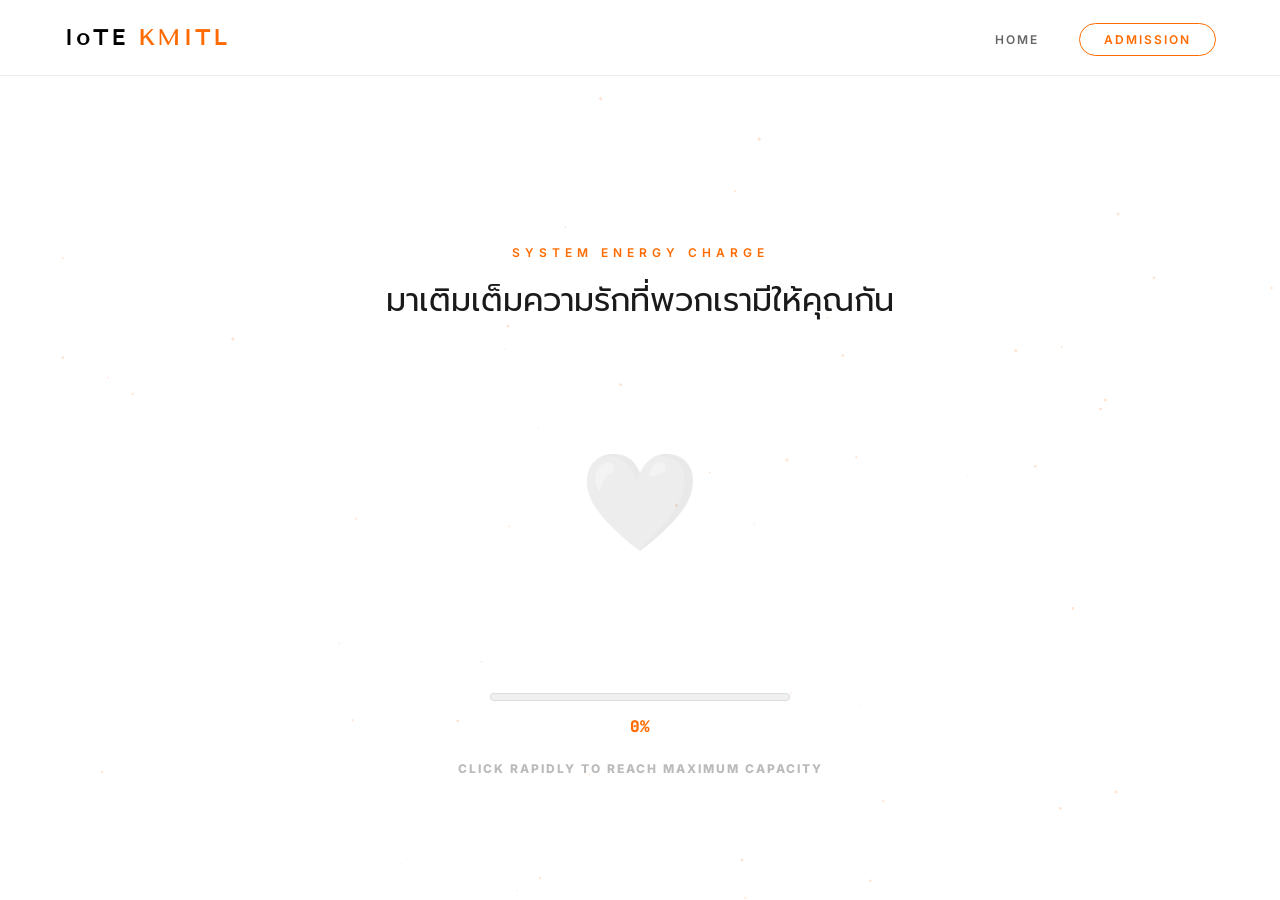
<file: heart.html>
<!DOCTYPE html>
<html lang="th">
<head>
    <meta charset="UTF-8">
    <meta name="viewport" content="width=device-width, initial-scale=1.0">
    <title>IoTE Heart Reactor | พลังแห่งความสำเร็จ</title>
    <link href="https://fonts.googleapis.com/css2?family=Inter:wght@400;600;800&family=Tenor+Sans&family=Prompt:wght@300;400;600&family=JetBrains+Mono&display=swap" rel="stylesheet">
    
    <style>
        :root {
            --bg: #ffffff;
            --text: #1a1a1a;
            --accent: #ff6b00; 
            --dim-text: #666;
            --border: rgba(0, 0, 0, 0.08);
        }

        * { margin: 0; padding: 0; box-sizing: border-box; }
        body { background-color: var(--bg); color: var(--text); font-family: 'Inter', 'Prompt', sans-serif; overflow: hidden; height: 100vh; }
        #starfield { position: fixed; top: 0; left: 0; width: 100%; height: 100%; z-index: -2; background: #ffffff; }

        /* --- Navbar --- */
        nav { position: fixed; top: 0; width: 100%; z-index: 1000; padding: 1.5rem 5%; display: flex; justify-content: space-between; align-items: center; backdrop-filter: blur(15px); border-bottom: 1px solid var(--border); background: rgba(255, 255, 255, 0.85); }
        .logo { font-family: 'Tenor Sans', sans-serif; font-size: 1.4rem; font-weight: bold; letter-spacing: 3px; color: #000; text-decoration: none; }
        .logo span { color: var(--accent); }
        .nav-links { display: flex; list-style: none; gap: 2.5rem; align-items: center; }
        .nav-links a { text-decoration: none; color: var(--dim-text); font-size: 0.75rem; letter-spacing: 2px; font-weight: 600; }
        .nav-btn { border: 1.5px solid var(--accent); padding: 0.5rem 1.5rem; border-radius: 50px; color: var(--accent) !important; transition: 0.3s; }
        .nav-btn:hover { background: var(--accent); color: #fff !important; }

        /* --- Reactor Interface --- */
        .lab-container { padding-top: 120px; display: flex; flex-direction: column; align-items: center; justify-content: center; height: 100%; text-align: center; }
        .label { color: var(--accent); font-size: 0.75rem; letter-spacing: 5px; margin-bottom: 1rem; font-weight: 600; text-transform: uppercase; }
        h1 { font-family: 'Tenor Sans', 'Prompt', sans-serif; font-weight: 400; margin-bottom: 1rem; }

        /* Heart Reactor */
        .reactor-core {
            position: relative; width: 320px; height: 320px;
            display: flex; align-items: center; justify-content: center;
            cursor: pointer; user-select: none;
            -webkit-tap-highlight-color: transparent;
        }

        #heart-icon {
            font-size: 6rem; transition: transform 0.05s, filter 0.2s;
            filter: grayscale(100%) opacity(0.2);
            z-index: 2;
        }

        .core-glow {
            position: absolute; width: 100%; height: 100%;
            background: radial-gradient(circle, rgba(255, 107, 0, 0.4) 0%, rgba(255, 255, 255, 0) 70%);
            border-radius: 50%; z-index: 1; transform: scale(0); transition: 0.2s;
        }

        /* Progress Bar */
        .progress-container { width: 300px; height: 8px; background: #f0f0f0; border-radius: 10px; margin-top: 2rem; overflow: hidden; position: relative; border: 1px solid var(--border); }
        #progress-bar { width: 0%; height: 100%; background: var(--accent); transition: 0.1s linear; box-shadow: 0 0 20px var(--accent); }

        /* --- Full Screen Flash & Cute Animation --- */
        #flash-overlay {
            position: fixed; top: 0; left: 0; width: 100%; height: 100%;
            background: var(--accent); z-index: 3000; display: none;
            flex-direction: column; align-items: center; justify-content: center; color: white;
            overflow: hidden;
        }
        .overload-text { font-family: 'Prompt', sans-serif; font-size: 2.5rem; font-weight: 600; margin-bottom: 10px; z-index: 10; text-align: center; }
        .sub-text { letter-spacing: 5px; font-weight: 300; z-index: 10; animation: pulseText 1s infinite alternate; }
        
        @keyframes pulseText { from { opacity: 0.7; transform: scale(0.95); } to { opacity: 1; transform: scale(1); } }

        /* Floating Mini Hearts */
        .floating-heart {
            position: absolute; color: white; opacity: 0.6;
            animation: floatUp var(--d) linear infinite;
            bottom: -50px; user-select: none; z-index: 5;
        }

        @keyframes floatUp {
            0% { transform: translateY(0) rotate(0deg); opacity: 0.8; }
            100% { transform: translateY(-110vh) rotate(360deg); opacity: 0; }
        }

        .hint { margin-top: 1.5rem; font-size: 0.75rem; color: #bbb; letter-spacing: 2px; font-weight: 800; text-transform: uppercase; }
        .btn-reset-simple { margin-top: 40px; background: white; color: var(--accent); border: none; padding: 14px 40px; border-radius: 50px; font-weight: 800; cursor: pointer; letter-spacing: 1px; z-index: 20; transition: 0.3s; }
        .btn-reset-simple:hover { transform: scale(1.1); box-shadow: 0 10px 20px rgba(0,0,0,0.1); }

    </style>
</head>
<body>

    <canvas id="starfield"></canvas>

    <nav>
        <a href="#" class="logo">IoTE <span>KMITL</span></a>
        <ul class="nav-links">
            <li><a href="index.html">HOME</a></li>
            <li><a href="admission.html" class="nav-btn">ADMISSION</a></li>
        </ul>
    </nav>

    <main class="lab-container">
        <span class="label">System Energy Charge</span>
        <h1>มาเติมเต็มความรักที่พวกเรามีให้คุณกัน</h1>

        <div class="reactor-core" onmousedown="chargeHeart()" ontouchstart="chargeHeart()">
            <div class="core-glow" id="glow"></div>
            <div id="heart-icon">🧡</div>
        </div>

        <div class="progress-container">
            <div id="progress-bar"></div>
        </div>
        
        <div id="status-val" style="margin-top: 15px; font-family: 'JetBrains Mono'; font-weight: 800; font-size: 1rem; color: var(--accent);">0%</div>
        <p class="hint">Click rapidly to reach maximum capacity</p>
    </main>

    <div id="flash-overlay">
        <div class="overload-text">ยินดีต้อนรับสู่ครอบครัว IoTE</div>
        <div class="sub-text">LOVE YOUU 🧡</div>
        <button class="btn-reset-simple" onclick="resetReactor()">RESET SYSTEM</button>
    </div>

    <script>
        // Starfield DNA
        const canvas = document.getElementById('starfield');
        const ctx = canvas.getContext('2d');
        let stars = [];
        function resize() { canvas.width = window.innerWidth; canvas.height = window.innerHeight; }
        class Star {
            constructor() { this.x = Math.random() * canvas.width; this.y = Math.random() * canvas.height; this.size = Math.random() * 1.5; this.speed = Math.random() * 0.3; }
            update() { this.y += this.speed; if (this.y > canvas.height) this.y = 0; }
            draw() { ctx.fillStyle = '#ff6b0033'; ctx.beginPath(); ctx.arc(this.x, this.y, this.size, 0, Math.PI * 2); ctx.fill(); }
        }
        function initStars() { stars = []; for (let i = 0; i < 80; i++) stars.push(new Star()); }
        function animate() { ctx.clearRect(0, 0, canvas.width, canvas.height); stars.forEach(s => { s.update(); s.draw(); }); requestAnimationFrame(animate); }
        window.addEventListener('resize', () => { resize(); initStars(); });
        resize(); initStars(); animate();

        // Core Logic
        let energy = 0;
        let isActive = true;
        let heartInterval;
        const heart = document.getElementById('heart-icon');
        const glow = document.getElementById('glow');
        const pBar = document.getElementById('progress-bar');
        const statusVal = document.getElementById('status-val');
        const flash = document.getElementById('flash-overlay');

        function chargeHeart() {
            if(!isActive) return;
            
            energy += 5; 
            if(energy > 100) energy = 100;
            
            updateUI();
            
            heart.style.transform = "scale(1.4)";
            setTimeout(() => {
                if(isActive) heart.style.transform = `scale(${1 + (energy/150)})`;
            }, 50);

            if(energy >= 100) {
                triggerOverload();
            }
        }

        setInterval(() => {
            if(!isActive || energy <= 0) return;
            energy -= 1.0; 
            if(energy < 0) energy = 0;
            updateUI();
        }, 100);

        function updateUI() {
            pBar.style.width = energy + "%";
            statusVal.innerText = Math.floor(energy) + "%";
            
            const intensity = energy / 100;
            heart.style.filter = `grayscale(${100 - energy}%) opacity(${0.2 + (intensity * 0.8)}) drop-shadow(0 0 ${energy/4}px var(--accent))`;
            glow.style.transform = `scale(${intensity * 1.8})`;
        }

        function triggerOverload() {
            isActive = false;
            heart.style.transition = "0.4s cubic-bezier(0.175, 0.885, 0.32, 1.275)";
            heart.style.transform = "scale(20)";
            heart.style.opacity = "0";
            
            setTimeout(() => {
                flash.style.display = 'flex';
                startHeartRain();
            }, 300);
        }

        // Cute Animation: Floating Hearts
        function startHeartRain() {
            heartInterval = setInterval(() => {
                const h = document.createElement('div');
                h.className = 'floating-heart';
                h.innerHTML = ['🧡', '🤍', '✨', '☁️'][Math.floor(Math.random() * 4)];
                h.style.left = Math.random() * 100 + 'vw';
                h.style.fontSize = (Math.random() * 20 + 20) + 'px';
                h.style.setProperty('--d', (Math.random() * 3 + 2) + 's');
                flash.appendChild(h);
                
                setTimeout(() => h.remove(), 5000);
            }, 150);
        }

        function resetReactor() {
            clearInterval(heartInterval);
            energy = 0;
            isActive = true;
            flash.style.display = 'none';
            // Clear existing floating hearts
            document.querySelectorAll('.floating-heart').forEach(h => h.remove());
            
            heart.style.transition = "transform 0.05s, filter 0.2s";
            heart.style.transform = "scale(1)";
            heart.style.opacity = "1";
            updateUI();
        }
    </script>
</body>
</html>
</file>
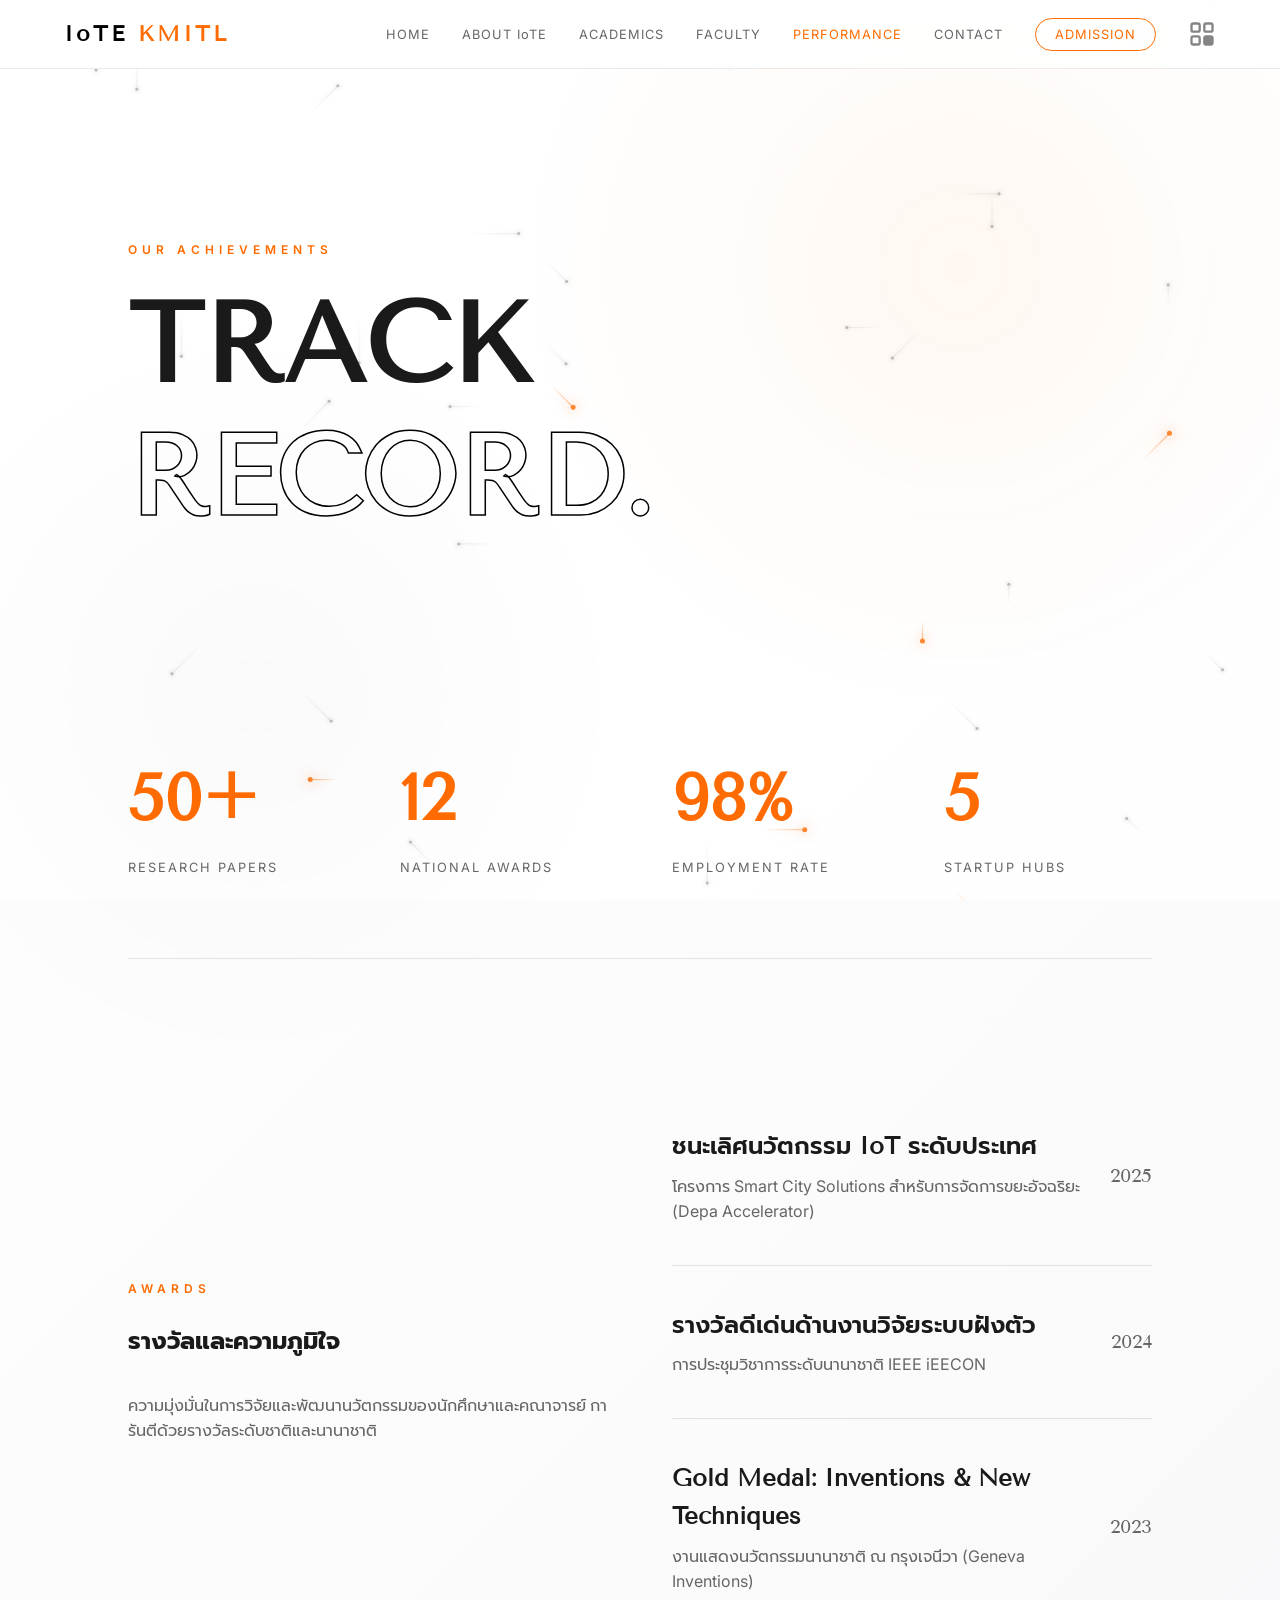
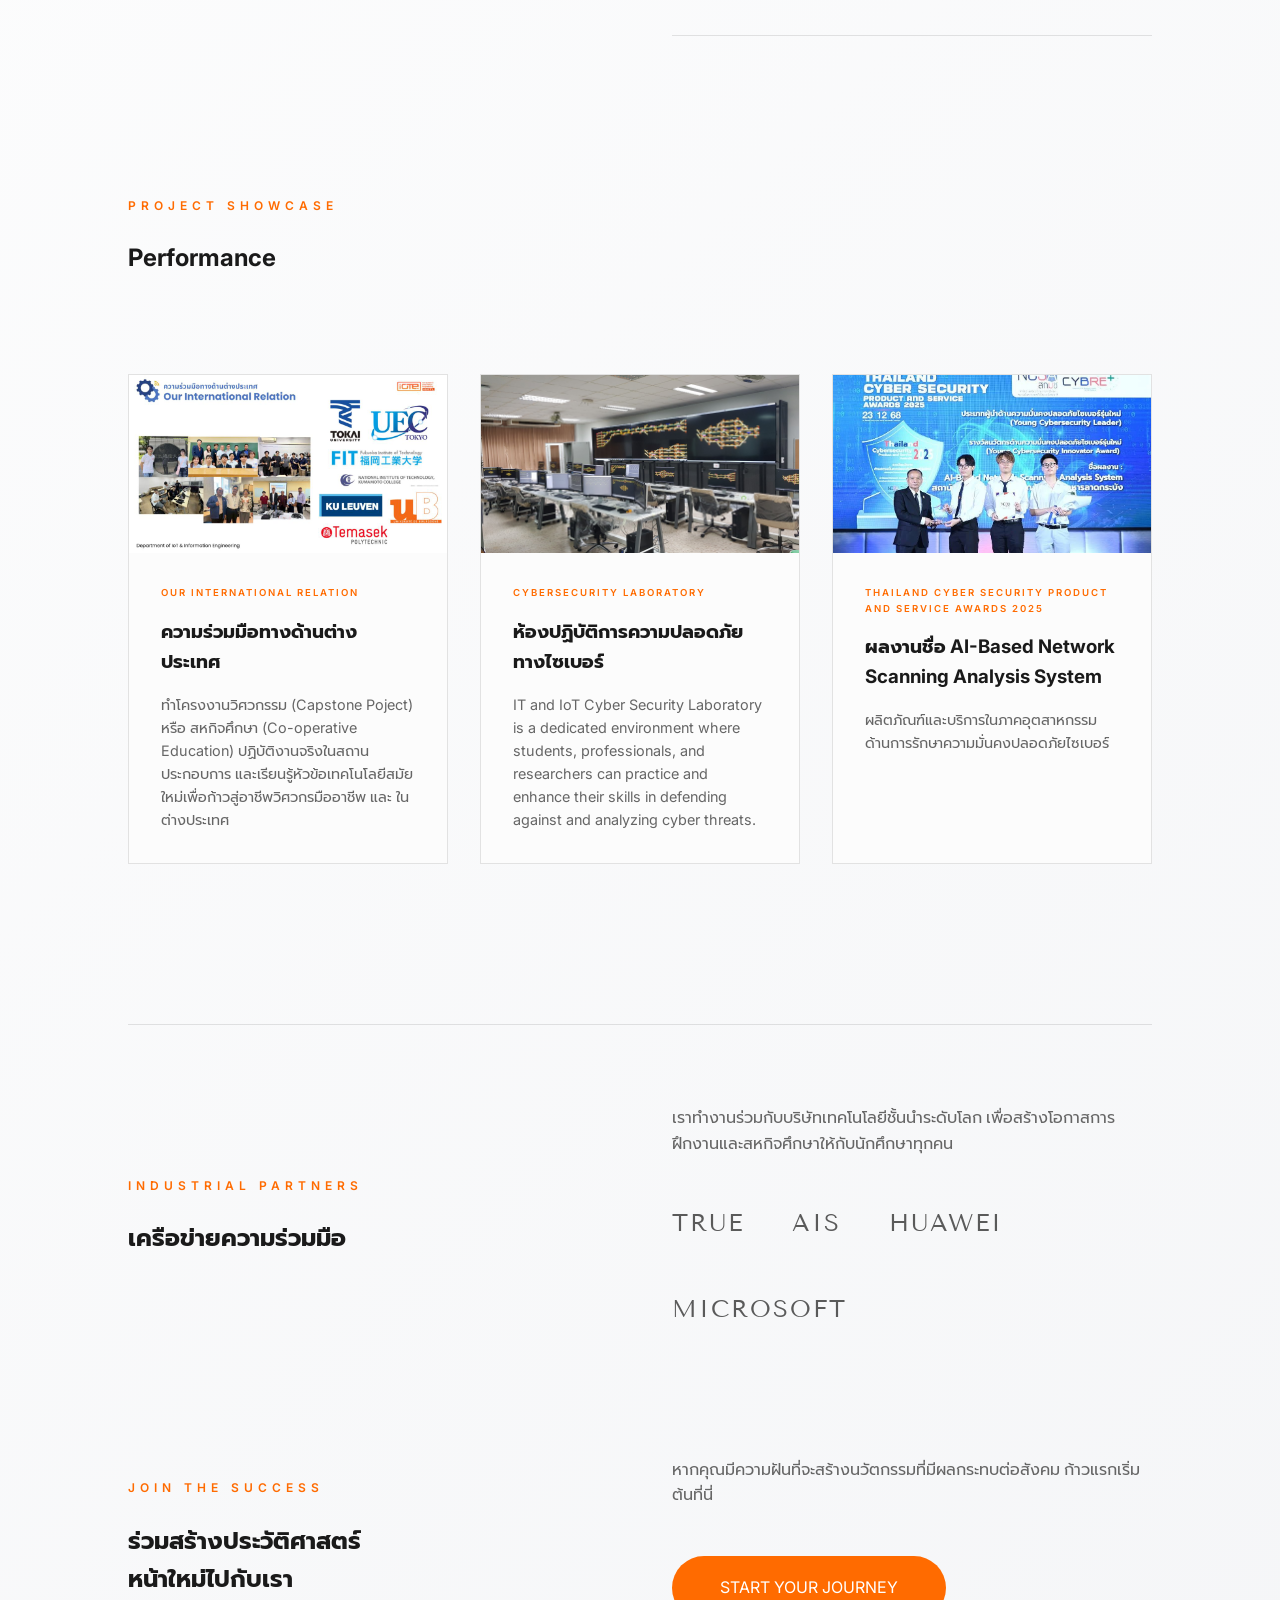
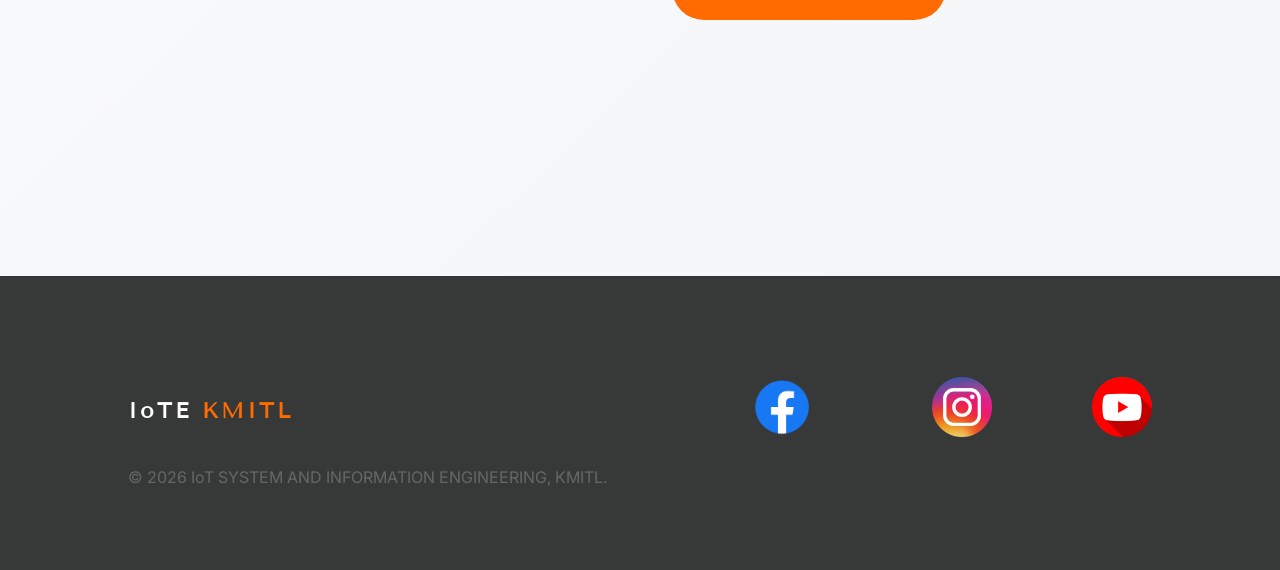
<file: performance.html>
<!DOCTYPE html>
<html lang="th">
<head>
    <meta charset="UTF-8">
    <meta name="viewport" content="width=device-width, initial-scale=1.0">
    <title>Performance | IoTE KMITL - ความสำเร็จและนวัตกรรม</title>
    <link href="https://fonts.googleapis.com/css2?family=Inter:wght@100;300;400;600&family=Tenor+Sans&family=Prompt:wght@200;400;600&display=swap" rel="stylesheet">
    <link rel="stylesheet" href="style.css">
    <style>
        /* แก้ไขปัญหาตัวหนังสือกลืนกับพื้นหลังขาว */
        :root {
            --accent: #ff6b00;
            --text-dark: #1a1a1a;
            --text-dim: #666;
            --border-light: rgba(0, 0, 0, 0.1);
        }

        body {
            background-color: #ffffff;
            color: var(--text-dark);
        }

        .stat-grid {
            display: grid;
            grid-template-columns: repeat(auto-fit, minmax(200px, 1fr));
            gap: 4rem;
            margin-bottom: 8rem;
            border-bottom: 1px solid var(--border-light);
            padding-bottom: 5rem;
        }

        .stat-item h2 {
            font-size: 4rem;
            color: var(--accent);
            margin-bottom: 0.5rem;
            font-family: 'Tenor Sans';
        }

        .stat-item p {
            font-size: 0.8rem;
            letter-spacing: 2px;
            text-transform: uppercase;
            color: var(--text-dim);
        }

        .award-list { list-style: none; }

        .award-item {
            padding: 2.5rem 0;
            border-bottom: 1px solid var(--border-light);
            display: flex;
            justify-content: space-between;
            align-items: center;
            transition: 0.4s;
        }

        .award-item:hover {
            padding-left: 20px;
            background: rgba(255, 107, 0, 0.05);
        }

        .award-year {
            font-family: 'Tenor Sans';
            color: var(--text-dim);
            font-size: 1.2rem;
        }

        .award-info h3 {
            font-family: 'Tenor Sans', 'Prompt';
            font-weight: 600;
            font-size: 1.5rem;
            margin-bottom: 0.5rem;
            color: var(--text-dark);
        }

        .award-info p {
            color: var(--text-dim);
        }

        /* Project Showcase Card */
        .project-card {
            background: #fcfcfc;
            border: 1px solid var(--border-light);
            overflow: hidden;
            transition: 0.5s cubic-bezier(0.16, 1, 0.3, 1);
        }

        .project-img-container {
            width: 100%;
            aspect-ratio: 16/9;
            background: #eee;
            overflow: hidden;
            position: relative;
        }

        .project-img-container img {
            width: 100%;
            height: 100%;
            object-fit: cover;
            transition: 0.8s cubic-bezier(0.16, 1, 0.3, 1);
        }

        .project-card:hover {
            border-color: var(--accent);
            box-shadow: 0 20px 40px rgba(0,0,0,0.08);
            transform: translateY(-5px);
        }

        .project-card:hover .project-img-container img {
            transform: scale(1.1); /* ขยายรูปเวลาเอาเมาส์วาง */
        }

        .project-content {
            padding: 2rem;
        }

        .project-content h3 {
            color: var(--text-dark);
            margin-bottom: 0.5rem;
        }

        .project-tag {
            font-size: 0.6rem;
            color: var(--accent);
            letter-spacing: 2px;
            text-transform: uppercase;
            margin-bottom: 1rem;
            display: block;
            font-weight: 600;
        }

        /* ส่วนหัวข้อใหญ่ */
        h1 { color: var(--text-dark); }
        h1 span { color: var(--accent); }
        h2 { color: var(--text-dark); }

        @media (max-width: 768px) {
            .award-item { flex-direction: column; align-items: flex-start; gap: 1rem; }
        }
    </style>
</head>
<body>

    <canvas id="starfield"></canvas>
    <div class="glow-orb" style="background: radial-gradient(circle, rgba(255, 107, 0, 0.05) 0%, transparent 70%);"></div>

    <nav>
        <div class="logo">IoTE <span>KMITL</span></div>
        <div class="menu-toggle" id="mobile-menu">
        <span class="bar"></span>
        <span class="bar"></span>
        <span class="bar"></span>
    </div>
        <ul class="nav-links">
            <li><a href="index.html">HOME</a></li>
            <li><a href="about.html">ABOUT IoTE</a></li>
            <li><a href="academics.html">ACADEMICS</a></li>
            <li><a href="faculty.html">FACULTY</a></li>
            <li><a href="performance.html" class="active">PERFORMANCE</a></li>
            <li><a href="contact.html">CONTACT</a></li>
            <li><a href="admission.html" class="nav-btn">ADMISSION</a></li>
            <li>
    <a href="play.html" class="magic-portal" title="Intelligence Hub">
        <svg width="28" height="28" viewBox="0 0 24 24" fill="none" xmlns="http://www.w3.org/2000/svg">
            <rect x="3" y="3" width="7" height="7" rx="1.5" stroke="currentColor" stroke-width="2"/>
            <rect x="14" y="3" width="7" height="7" rx="1.5" stroke="currentColor" stroke-width="2"/>
            <rect x="3" y="14" width="7" height="7" rx="1.5" stroke="currentColor" stroke-width="2"/>
            <rect x="14" y="14" width="7" height="7" rx="1.5" stroke="currentColor" stroke-width="2" fill="currentColor"/>
        </svg>
    </a>
</li>
        </ul>
    </nav>

    <header class="container" style="padding-top: 15rem; padding-bottom: 5rem;">
        <span class="label reveal">OUR ACHIEVEMENTS</span>
        <h1 class="reveal" style="font-size: clamp(3rem, 10vw, 7rem);">TRACK <span>RECORD.</span></h1>
    </header>

    <section class="container">
        <div class="stat-grid reveal">
            <div class="stat-item">
                <h2>50+</h2>
                <p>Research Papers</p>
            </div>
            <div class="stat-item">
                <h2>12</h2>
                <p>National Awards</p>
            </div>
            <div class="stat-item">
                <h2>98%</h2>
                <p>Employment Rate</p>
            </div>
            <div class="stat-item">
                <h2>5</h2>
                <p>Startup Hubs</p>
            </div>
        </div>

        <div class="section-grid">
            <div class="reveal">
                <span class="label">AWARDS</span>
                <h2>รางวัลและความภูมิใจ</h2>
                <p style="margin-top: 2rem; color: var(--text-dim);">ความมุ่งมั่นในการวิจัยและพัฒนานวัตกรรมของนักศึกษาและคณาจารย์ การันตีด้วยรางวัลระดับชาติและนานาชาติ</p>
            </div>
            <div class="reveal">
                <div class="award-list">
                    <div class="award-item reveal">
                        <div class="award-info">
                            <h3>ชนะเลิศนวัตกรรม IoT ระดับประเทศ</h3>
                            <p>โครงการ Smart City Solutions สำหรับการจัดการขยะอัจฉริยะ (Depa Accelerator)</p>
                        </div>
                        <div class="award-year">2025</div>
                    </div>
                    <div class="award-item reveal">
                        <div class="award-info">
                            <h3>รางวัลดีเด่นด้านงานวิจัยระบบฝังตัว</h3>
                            <p>การประชุมวิชาการระดับนานาชาติ IEEE iEECON</p>
                        </div>
                        <div class="award-year">2024</div>
                    </div>
                    <div class="award-item reveal">
                        <div class="award-info">
                            <h3>Gold Medal: Inventions & New Techniques</h3>
                            <p>งานแสดงนวัตกรรมนานาชาติ ณ กรุงเจนีวา (Geneva Inventions)</p>
                        </div>
                        <div class="award-year">2023</div>
                    </div>
                </div>
            </div>
        </div>

        <div class="reveal" style="margin-top: 10rem;">
            <span class="label">PROJECT SHOWCASE</span>
            <h2 style="margin-bottom: 4rem;">Performance</h2>
            
            <div class="grid-3">
                <div class="project-card reveal">
                    <div class="project-img-container">
                        <img src="22.jpg" alt="Smart Agriculture" onerror="this.src='https://via.placeholder.com/800x450?text=IoT+Project+1'">
                    </div>
                    <div class="project-content">
                        <span class="project-tag">Our International Relation</span>
                        <h3>ความร่วมมือทางด้านต่างประเทศ</h3>
                        <p style="font-size: 0.9rem; color: var(--text-dim); margin-top: 1rem;">ทำโครงงานวิศวกรรม (Capstone Poject) หรือ สหกิจศึกษา (Co-operative Education) ปฏิบัติงานจริงในสถานประกอบการ และเรียนรู้หัวข้อเทคโนโลยีสมัยใหม่เพื่อก้าวสู่อาชีพวิศวกรมืออาชีพ และ ในต่างประเทศ</p>
                    </div>
                </div>
                
                <div class="project-card reveal" style="transition-delay: 0.1s;">
                    <div class="project-img-container">
                        <img src="21.jpg" alt="Health Tech" onerror="this.src='https://via.placeholder.com/800x450?text=IoT+Project+2'">
                    </div>
                    <div class="project-content">
                        <span class="project-tag">Cybersecurity Laboratory</span>
                        <h3>ห้องปฏิบัติการความปลอดภัยทางไซเบอร์</h3>
                        <p style="font-size: 0.9rem; color: var(--text-dim); margin-top: 1rem;">IT and IoT Cyber Security Laboratory is a dedicated environment where students, professionals, and researchers can practice and enhance their skills in defending against and analyzing cyber threats.</p>
                    </div>
                </div>

                <div class="project-card reveal" style="transition-delay: 0.2s;">
                    <div class="project-img-container">
                        <img src="23.jpg" alt="Smart Home Automation" onerror="this.src='https://via.placeholder.com/800x450?text=IoT+Project+3'">
                    </div>
                    <div class="project-content">
                        <span class="project-tag">Thailand Cyber Security Product and Service Awards 2025</span>
                        <h3>ผลงานชื่อ AI-Based Network Scanning Analysis System </h3>
                        <p style="font-size: 0.9rem; color: var(--text-dim); margin-top: 1rem;">ผลิตภัณฑ์และบริการในภาคอุตสาหกรรมด้านการรักษาความมั่นคงปลอดภัยไซเบอร์</p>
                    </div>
                </div>
            </div>
        </div>

        <div class="section-grid reveal" style="margin-top: 10rem; border-top: 1px solid var(--border-light); padding-top: 5rem;">
            <div>
                <span class="label">INDUSTRIAL PARTNERS</span>
                <h2>เครือข่ายความร่วมมือ</h2>
            </div>
            <div>
                <p style="margin-bottom: 3rem; color: var(--text-dim);">เราทำงานร่วมกับบริษัทเทคโนโลยีชั้นนำระดับโลก เพื่อสร้างโอกาสการฝึกงานและสหกิจศึกษาให้กับนักศึกษาทุกคน</p>
                <div style="display: flex; gap: 3rem; flex-wrap: wrap; opacity: 0.8;">
                    <span style="font-family: 'Tenor Sans'; font-size: 1.5rem; letter-spacing: 2px; color: #333;">TRUE</span>
                    <span style="font-family: 'Tenor Sans'; font-size: 1.5rem; letter-spacing: 2px; color: #333;">AIS</span>
                    <span style="font-family: 'Tenor Sans'; font-size: 1.5rem; letter-spacing: 2px; color: #333;">HUAWEI</span>
                    <span style="font-family: 'Tenor Sans'; font-size: 1.5rem; letter-spacing: 2px; color: #333;">MICROSOFT</span>
                </div>
            </div>
        </div>

        <div class="section-grid reveal" style="margin-top: 8rem; padding-bottom: 8rem;">
            <div>
                <span class="label">JOIN THE SUCCESS</span>
                <h2>ร่วมสร้างประวัติศาสตร์<br>หน้าใหม่ไปกับเรา</h2>
            </div>
            <div>
                <p style="margin-bottom: 3rem; color: var(--text-dim);">หากคุณมีความฝันที่จะสร้างนวัตกรรมที่มีผลกระทบต่อสังคม ก้าวแรกเริ่มต้นที่นี่</p>
                <a href="admission.html" class="nav-btn" style="padding: 1.2rem 3rem; display: inline-block; text-decoration: none; color: #fff !important; background: var(--accent); border: none;">START YOUR JOURNEY</a>
            </div>
        </div>
    </section>

    <footer>
        <div class="footer-content">
            <div class="logo">IoTE <span>KMITL</span></div>
            <div class="social-links">
                <a href="https://www.facebook.com/IOTE.KMITL?mibextid=wwXIfr&rdid=25CPRn6FU3PUXONX&share_url=https%3A%2F%2Fwww.facebook.com%2Fshare%2F1Gx8LU5F8J%2F%3Fmibextid%3DwwXIfr#"target="_blank"><img src="Facebook.png" alt="Facebook" class="social-icon"></a>
    <a href="https://www.instagram.com/kmitl.iote.official?igsh=MTRmMmxjOWxud3BwNQ%3D%3D"target="_blank"><img src="instagram.png" alt="LinkedIn" class="social-icon"></a>
    <a href="https://www.youtube.com/@iote_kmitl"target="_blank"><img src="Youtube.png" alt="YouTube" class="social-icon" style="width: 60px;"></a>
            </div>
        </div>
        <div class="footer-bottom">
            <p style="color: var(--text-dim);">&copy; 2026 IoT SYSTEM AND INFORMATION ENGINEERING, KMITL.</p>
        </div>
    </footer>

    <script src="script.js"></script>
</body>
</html>
</file>
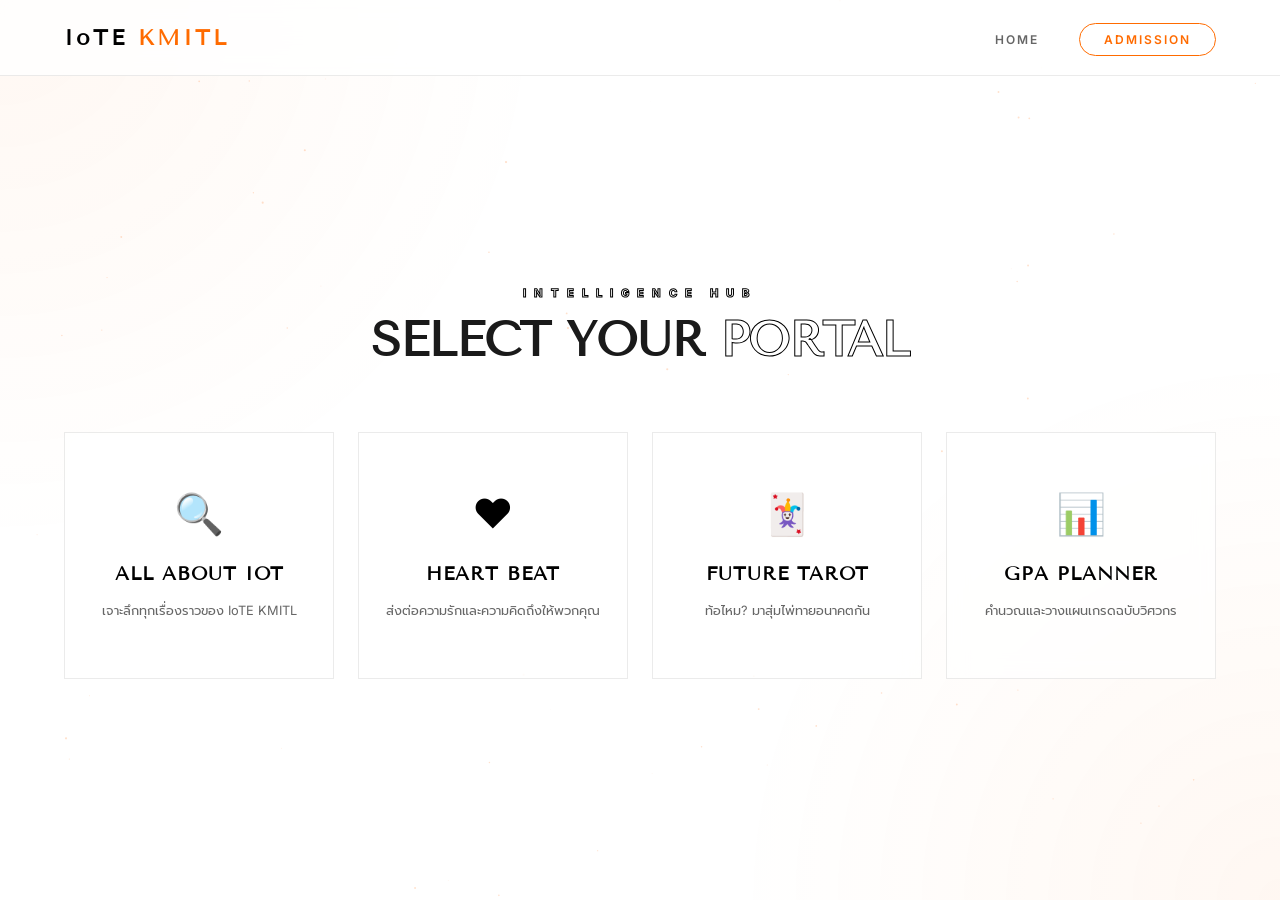
<file: play.html>
<!DOCTYPE html>
<html lang="th">
<head>
    <meta charset="UTF-8">
    <meta name="viewport" content="width=device-width, initial-scale=1.0">
    <title>Intelligence Hub | IoTE KMITL</title>
    <link href="https://fonts.googleapis.com/css2?family=Inter:wght@400;600;800&family=Tenor+Sans&family=Prompt:wght@300;400;600&display=swap" rel="stylesheet">
    
    <style>
        :root {
            --bg: #ffffff;
            --text: #1a1a1a;
            --accent: #ff6b00; 
            --accent-soft: #ff8533;
            --border: rgba(0, 0, 0, 0.08);
            --dim-text: #666;
            --glass: rgba(255, 255, 255, 0.7);
        }

        * { margin: 0; padding: 0; box-sizing: border-box; }
        body { background-color: var(--bg); color: var(--text); font-family: 'Inter', 'Prompt', sans-serif; min-height: 100vh; overflow-x: hidden; }

        /* --- Background Animation --- */
        .bg-visual {
            position: fixed; top: 0; left: 0; width: 100%; height: 100%; z-index: -1;
            background: radial-gradient(circle at 0% 0%, rgba(255, 107, 0, 0.05) 0%, transparent 35%),
                        radial-gradient(circle at 100% 100%, rgba(255, 107, 0, 0.05) 0%, transparent 35%);
            animation: bgShift 15s ease-in-out infinite alternate;
        }
        @keyframes bgShift { 0% { transform: scale(1); } 100% { transform: scale(1.1); } }

        /* --- Navbar --- */
        nav { 
            position: fixed; top: 0; width: 100%; z-index: 1000; 
            padding: 1.5rem 5%; display: flex; justify-content: space-between; 
            align-items: center; backdrop-filter: blur(15px); 
            background: rgba(255, 255, 255, 0.8); border-bottom: 1px solid var(--border); 
        }
        .logo { font-family: 'Tenor Sans', sans-serif; font-size: 1.4rem; font-weight: bold; letter-spacing: 3px; color: #000; text-decoration: none; }
        .logo span { color: var(--accent); }
        .nav-links { display: flex; list-style: none; gap: 2.5rem; align-items: center; }
        .nav-links a { text-decoration: none; color: var(--dim-text); font-size: 0.75rem; letter-spacing: 2px; font-weight: 600; }
        .nav-btn { border: 1.5px solid var(--accent); padding: 0.5rem 1.5rem; border-radius: 50px; color: var(--accent) !important; }

        /* --- Hub Layout --- */
        .hub-container { min-height: 100vh; display: flex; flex-direction: column; align-items: center; justify-content: center; padding: 120px 5% 60px 5%; }
        .hub-title { text-align: center; margin-bottom: 4rem; animation: fadeInUp 1s ease forwards; }
        .hub-title h1 { font-family: 'Tenor Sans'; font-size: 3rem; letter-spacing: -1px; margin-top: 10px; }
        .hub-title span { -webkit-text-stroke: 1px #000; -webkit-text-fill-color: transparent; }
        .label { color: var(--accent); font-weight: 800; font-size: 0.7rem; letter-spacing: 8px; }

        /* Grid Setup */
        .function-grid {
            display: grid; grid-template-columns: repeat(4, 1fr); gap: 1.5rem;
            max-width: 1400px; width: 100%; animation: fadeInUp 1.2s ease forwards;
        }

        .func-card {
            background: var(--glass); backdrop-filter: blur(10px); border: 1px solid var(--border);
            padding: 3.5rem 1.5rem; text-align: center; text-decoration: none; color: #000;
            transition: all 0.5s cubic-bezier(0.175, 0.885, 0.32, 1.275); position: relative;
            display: flex; flex-direction: column; align-items: center; justify-content: center;
        }
        .func-card:hover { transform: translateY(-10px); border-color: var(--accent); background: #fff; box-shadow: 0 20px 40px rgba(255, 107, 0, 0.1); }
        .func-card .icon { font-size: 2.5rem; margin-bottom: 1.5rem; display: block; }
        .func-card h3 { font-family: 'Tenor Sans'; font-size: 1.2rem; margin-bottom: 1rem; letter-spacing: 1px; }
        .func-card p { font-size: 0.8rem; color: var(--dim-text); line-height: 1.6; }
        
        /* Underline effect on hover */
        .func-card::after { content: ''; position: absolute; bottom: 0; left: 0; width: 100%; height: 3px; background: var(--accent); transform: scaleX(0); transition: 0.4s; }
        .func-card:hover::after { transform: scaleX(1); }

        @keyframes fadeInUp { from { opacity: 0; transform: translateY(30px); } to { opacity: 1; transform: translateY(0); } }
        
        /* Responsive Grid */
        @media (max-width: 1024px) { .function-grid { grid-template-columns: repeat(2, 1fr); } }
        @media (max-width: 600px) { .function-grid { grid-template-columns: 1fr; } }
    </style>
</head>
<body>

    <div class="bg-visual"></div>
    <canvas id="starfield" style="position:fixed; top:0; left:0; z-index:-1;"></canvas>

    <nav>
        <div class="logo">IoTE <span>KMITL</span></div>
        <div class="menu-toggle" id="mobile-menu">
        <span class="bar"></span>
        <span class="bar"></span>
        <span class="bar"></span>
    </div>
        <ul class="nav-links">
            <li><a href="index.html">HOME</a></li>
            <li><a href="admission.html" class="nav-btn">ADMISSION</a></li>
        </ul>
    </nav>

    <main class="hub-container">
        <div class="hub-title">
            <span class="label">INTELLIGENCE HUB</span>
            <h1>SELECT YOUR <span>PORTAL</span></h1>
        </div>

        <div class="function-grid">
            <a href="analyzer.html" class="func-card">
                <span class="icon">🔍</span>
                <h3>ALL ABOUT IOT</h3>
                <p>เจาะลึกทุกเรื่องราวของ IoTE KMITL</p>
            </a>

            <a href="heart.html" class="func-card">
                <span class="icon">❤️</span>
                <h3>HEART BEAT</h3>
                <p>ส่งต่อความรักและความคิดถึงให้พวกคุณ</p>
            </a>

            <a href="card.html" class="func-card">
                <span class="icon">🃏</span>
                <h3>FUTURE TAROT</h3>
                <p>ท้อไหม? มาสุ่มไพ่ทายอนาคตกัน</p>
            </a>

            <a href="cal.html" class="func-card">
                <span class="icon">📊</span>
                <h3>GPA PLANNER</h3>
                <p>คำนวณและวางแผนเกรดฉบับวิศวกร</p>
            </a>
        </div>
    </main>

    <script>
        // Starfield DNA
        const canvas = document.getElementById('starfield');
        const ctx = canvas.getContext('2d');
        let stars = [];

        function resize() {
            canvas.width = window.innerWidth;
            canvas.height = window.innerHeight;
        }

        class Star {
            constructor() {
                this.x = Math.random() * canvas.width;
                this.y = Math.random() * canvas.height;
                this.size = Math.random() * 1.2;
                this.speed = Math.random() * 0.15;
            }
            update() {
                this.y += this.speed;
                if (this.y > canvas.height) this.y = 0;
            }
            draw() {
                ctx.fillStyle = 'rgba(255, 107, 0, 0.2)';
                ctx.beginPath();
                ctx.arc(this.x, this.y, this.size, 0, Math.PI * 2);
                ctx.fill();
            }
        }

        function init() {
            stars = [];
            for (let i = 0; i < 100; i++) stars.push(new Star());
        }

        function animate() {
            ctx.clearRect(0, 0, canvas.width, canvas.height);
            stars.forEach(s => {
                s.update();
                s.draw();
            });
            requestAnimationFrame(animate);
        }

        window.addEventListener('resize', () => { resize(); init(); });
        resize();
        init();
        animate();
    </script>
</body>
</html>
</file>
<file: style.css>
:root {
    --bg: #ffffff;
    --text: #1a1a1a;
    --accent: #ff6b00; /* สีส้ม KMITL ที่คุณตั้งไว้ */
    --dim-text: #666;
    --border: rgba(0, 0, 0, 0.08);
    --placeholder-bg: #f4f4f4;
}

/* --- ทุกอย่างคงเดิมตามโค้ดที่คุณส่งมา --- */
* { margin: 0; padding: 0; box-sizing: border-box; }
body { background-color: var(--bg); color: var(--text); font-family: 'Inter', 'Prompt', sans-serif; line-height: 1.6; overflow-x: hidden; }
#starfield { position: fixed; top: 0; left: 0; width: 100%; height: 100%; z-index: -2; background: #ffffff; }

/* --- LOGO & NAV (ใช้สีส้มที่ span และ hover) --- */
.logo { font-family: 'Tenor Sans', sans-serif; font-size: 1.4rem; font-weight: bold; letter-spacing: 3px; color: #000; }
.logo span { color: var(--accent); } /* ส้มที่คำว่า KMITL */

nav { position: fixed; top: 0; width: 100%; z-index: 1000; padding: 1.5rem 5%; display: flex; justify-content: space-between; align-items: center; backdrop-filter: blur(15px); border-bottom: 1px solid var(--border); background: rgba(255, 255, 255, 0.85); }
.nav-links { display: flex; list-style: none; gap: 2.5rem; }
.nav-links a { text-decoration: none; color: var(--dim-text); font-size: 0.75rem; letter-spacing: 2px; transition: 0.3s; }

/* เพิ่มสีส้มตอน Hover เมนู */
.nav-links a:hover, .nav-links a.active { color: var(--accent); } 

/* ปุ่ม Admission ปรับให้ขอบเป็นสีส้มเพื่อความเด่น */
.nav-btn { border: 1.5px solid var(--accent); padding: 0.5rem 1.2rem; border-radius: 50px; color: var(--accent) !important; text-decoration: none; transition: 0.3s; }
.nav-btn:hover { background: var(--accent); color: #fff !important; }

/* --- HERO --- */
.hero { height: 100vh; display: flex; align-items: center; padding: 0 10%; }
.label { color: var(--accent); font-size: 0.75rem; letter-spacing: 5px; margin-bottom: 1.5rem; display: block; font-weight: 600; }
h1 { font-family: 'Tenor Sans', sans-serif; font-size: clamp(3rem, 8vw, 6rem); line-height: 1.1; color: #000; }

/* ส่วนที่เป็นตัวหนังสือโปร่งแสง ให้ขอบเป็นสีส้มถ้าต้องการเน้น หรือปล่อยเป็นสีดำตามเดิมก็ได้ */
h1 span { display: block; margin-top: 10px; -webkit-text-stroke: 1.5px #000; -webkit-text-fill-color: transparent; }

/* --- IMAGE PLACEHOLDERS (คงเดิม) --- */
.image-placeholder {
    background-color: var(--placeholder-bg);
    
    display: flex;
    align-items: center;
    justify-content: center;
    overflow: hidden;
    position: relative;
    border-radius: 4px;
    color: #bbb;
    font-size: 0.8rem;
    letter-spacing: 1px;
}
.image-placeholder img {
    position: absolute;
    width: 100%;
    height: 100%;
    object-fit: cover;
    transition: transform 0.6s cubic-bezier(0.16, 1, 0.3, 1);
}
.image-placeholder:hover img { transform: scale(1.05); }

.main-img {
    aspect-ratio: 4/3;
    width: 100%;
    box-shadow: 20px 20px 60px rgba(0,0,0,0.05);
}

.card-image-box {
    width: 100%;
    aspect-ratio: 16/9;
    background: var(--placeholder-bg);
    margin-bottom: 2rem;
    display: flex;
    align-items: center;
    justify-content: center;
    color: #ccc;
    font-size: 0.7rem;
    overflow: hidden;
}

/* --- GRID & STATS (ใช้สีส้มที่ตัวเลข) --- */
.container { padding: 8rem 10%; }
.section-grid { display: grid; grid-template-columns: 1fr 1fr; gap: 5rem; }
.align-center { align-items: center; }
.stats-grid { display: grid; grid-template-columns: repeat(3, 1fr); gap: 2rem; margin: 8rem 0; text-align: center; }
.stat-num { font-size: 3.5rem; font-family: 'Tenor Sans', sans-serif; color: var(--accent); }

.grid-3 { display: grid; grid-template-columns: repeat(auto-fit, minmax(300px, 1fr)); gap: 2.5rem; margin-top: 6rem; }
.info-card { background: #fff; padding: 2rem; border: 1px solid var(--border); transition: 0.5s; }

/* ขอบการ์ดเปลี่ยนเป็นสีส้มเมื่อ Hover */
.info-card:hover { transform: translateY(-10px); border-color: var(--accent); }

/* --- FOOTER & REVEAL (คงเดิม) --- */
footer { padding: 5rem 10%; border-top: 1px solid var(--border); background-color: #373939; color: #fff; }
.footer-content { display: flex; justify-content: space-between; align-items: center; }
.reveal { opacity: 0; transform: translateY(30px); transition: 1.2s ease-out; }
.reveal.active { opacity: 1; transform: translateY(0); }
/* --- สำหรับ Logo ใน Header (ด้านบน) --- */
nav .logo {
    color: #000000; /* เปลี่ยนสีคำว่า IoTE ด้านบนตรงนี้ (ตัวอย่างนี้คือสีดำ) */
}

/* --- สำหรับ Logo ใน Footer (ด้านล่าง) --- */
footer .logo {
    color: #ffffff; /* เปลี่ยนสีคำว่า IoTE ด้านล่างตรงนี้ (ตัวอย่างนี้คือสีขาว) */
}

/* จัดกลุ่มไอคอนให้อยู่ในแนวนอนและมีช่องว่างห่างกันพอดี */
.social-links {
    display: flex;
    gap: 5rem; /* ระยะห่างระหว่างไอคอน ปรับลดเพิ่มได้ตามชอบ */
    align-items: center;
}

/* กำหนดขนาดของไอคอน */
.social-icon {
    width: 100px; /* ปรับขนาดความกว้างของไอคอน */
    height: auto;
    transition: transform 0.3s ease, opacity 0.3s ease;
}

/* ทำให้รูปไอคอนสว่างขึ้นหรือขยับนิดๆ เวลานำเมาส์ไปชี้ */
.social-links a:hover .social-icon {
    transform: scale(1.1); /* ขยายใหญ่ขึ้น 10% */
    opacity: 0.8;
}

/* --- 1. ปรับสีพื้นหลังหลักให้เป็นสีเทาอมขาวนิดๆ ดูผู้ดีและสบายตา --- */
body { 
    background: linear-gradient(135deg, #ffffff 0%, #f4f5f7 100%); 
    color: var(--text); 
    font-family: 'Inter', 'Prompt', sans-serif; 
    line-height: 1.6; 
    overflow-x: hidden; 
}

/* ลบโค้ด #starfield เดิมทิ้งไปได้เลยครับ */

/* --- 2. สร้างออร่าแสงสีส้ม KMITL แบบจางมากๆ (ไม่กวนสายตา) --- */
.glow-orb {
    position: fixed;
    top: -20vh;
    right: -10vw;
    width: 70vw;
    height: 70vw;
    /* แสงสีส้มจางๆ ความเข้มแค่ 4% */
    background: radial-gradient(circle, rgba(255, 107, 0, 0.04) 0%, rgba(255, 255, 255, 0) 70%);
    border-radius: 50%;
    z-index: -2;
    pointer-events: none;
    animation: pulseAura 20s ease-in-out infinite alternate;
}

/* --- 3. เพิ่มแสงอีกวงซ้ายล่าง เพื่อให้เว็บดูมีมิติสมดุล --- */
.glow-orb::after {
    content: '';
    position: fixed;
    bottom: -20vh;
    left: -10vw;
    width: 60vw;
    height: 60vw;
    /* แสงสีเทาจางๆ */
    background: radial-gradient(circle, rgba(0, 0, 0, 0.02) 0%, rgba(255, 255, 255, 0) 70%);
    border-radius: 50%;
    animation: pulseAura 15s ease-in-out infinite alternate-reverse;
}

/* --- 4. แอนิเมชันให้แสงขยับช้าๆ (ช้าจนแทบไม่สังเกตเห็น แต่ดูมีชีวิต) --- */
@keyframes pulseAura {
    0% { transform: scale(1) translate(0, 0); }
    100% { transform: scale(1.1) translate(-20px, 30px); }
}
/* สไตล์สำหรับ Magic Portal ในเมนู */
.magic-portal {
    display: flex;
    align-items: center;
    justify-content: center;
    color: var(--text);
    transition: all 0.3s ease;
    opacity: 0.8;
}
.magic-portal:hover {
    opacity: 1;
    transform: scale(1.1);
    color: var(--accent);
}

body { 
    /* พื้นหลังสีขาวอมเทานิดๆ ให้ดูหรูหรา */
    background-color: #fcfcfc; 
    color: var(--text); 
    font-family: 'Inter', 'Prompt', sans-serif; 
    line-height: 1.6; 
    overflow-x: hidden; 
}

#starfield { 
    position: fixed; 
    top: 0; 
    left: 0; 
    width: 100%; 
    height: 100%; 
    z-index: -2; 
    /* ทำให้แอนิเมชันดูจางลง ไม่กวนตัวหนังสือ */
    opacity: 0.8; 
    pointer-events: none;
}

/* --- ส่วนที่ 1: ค่าพื้นฐานสำหรับทุกหน้าจอ (เน้น Desktop เป็นหลัก) --- */
:root {
    --bg: #fcfcfc;
    --text: #1a1a1a;
    --accent: #ff6b00;
    --dim-text: #666;
    --border: rgba(0, 0, 0, 0.08);
}

* { margin: 0; padding: 0; box-sizing: border-box; }

body { 
    background-color: var(--bg); 
    color: var(--text); 
    font-family: 'Inter', 'Prompt', sans-serif; 
    overflow-x: hidden; 
}

/* Navigation - ปรับให้ยืดหยุ่น */
nav { 
    position: fixed; top: 0; width: 100%; z-index: 1000; 
    padding: 1rem 5%; 
    display: flex; justify-content: space-between; align-items: center; 
    backdrop-filter: blur(15px); background: rgba(255, 255, 255, 0.85);
    border-bottom: 1px solid var(--border);
}

.nav-links { display: flex; list-style: none; gap: 2rem; align-items: center; }
.nav-links a { text-decoration: none; color: var(--dim-text); font-size: 0.8rem; letter-spacing: 1px; }

/* Grid System - จุดสำคัญที่ทำให้คอมไม่เพี้ยน */
.section-grid { 
    display: grid; 
    grid-template-columns: 1fr 1fr; /* คอมพิวเตอร์แบ่ง 2 คอลัมน์ */
    gap: 4rem; 
    align-items: center;
}

.grid-3 { 
    display: grid; 
    grid-template-columns: repeat(3, 1fr); /* คอมพิวเตอร์แบ่ง 3 คอลัมน์ */
    gap: 2rem; 
}

/* --- ส่วนที่ 2: ปรับแต่งเมื่อเปิดในมือถือ (หน้าจอเล็กกว่า 768px) --- */
@media (max-width: 768px) {
    nav {
        padding: 1rem 3%;
    }

    .nav-links {
        display: none; /* ซ่อนเมนูตัวหนังสือในมือถือเพื่อไม่ให้เบียดกัน */
    }

    .hero {
        padding: 0 5%;
        text-align: center;
        height: auto;
        padding-top: 120px;
        padding-bottom: 50px;
    }

    h1 {
        font-size: 2.5rem; /* ลดขนาดตัวอักษรหัวข้อ */
    }

    /* เปลี่ยนจาก 2 คอลัมน์ เป็น 1 คอลัมน์ เพื่อให้รูปไม่บีบจนเล็ก */
    .section-grid {
        grid-template-columns: 1fr;
        gap: 2rem;
    }

    /* เปลี่ยนจาก 3 คอลัมน์ เป็น 1 คอลัมน์ */
    .grid-3 {
        grid-template-columns: 1fr;
    }

    .container {
        padding: 4rem 5%;
    }

    .stats-grid {
        grid-template-columns: 1fr; /* สถิติเรียงแถวเดี่ยว */
        gap: 2rem;
    }

    .footer-content {
        flex-direction: column;
        gap: 2rem;
        text-align: center;
    }

    .social-links {
        justify-content: center;
        gap: 2rem;
    }
}

.menu-toggle {
    display: none;
    cursor: pointer;
    flex-direction: column;
    gap: 6px;
}

.menu-toggle .bar {
    width: 25px;
    height: 3px;
    background-color: var(--text);
    transition: 0.3s;
}

/* ปรับแต่งเมนูเมื่อเปิดในมือถือ (Screen < 768px) */
@media (max-width: 768px) {
    .menu-toggle {
        display: flex; /* แสดงปุ่ม 3 ขีดในมือถือ */
    }

    .nav-links {
        display: flex; /* เปลี่ยนจาก none เป็น flex */
        flex-direction: column;
        position: absolute;
        top: 70px; /* ให้ลงมาจากแถบ Navbar */
        left: -100%; /* ซ่อนไว้ทางซ้ายก่อน */
        width: 100%;
        background: rgba(255, 255, 255, 0.98);
        height: 100vh;
        text-align: center;
        transition: 0.4s;
        padding-top: 2rem;
        box-shadow: 0 10px 15px rgba(0,0,0,0.05);
    }

    /* เมื่อสั่งให้เมนู Active (กดปุ่มแล้ว) */
    .nav-links.active {
        left: 0; /* เลื่อนออกมาจากทางซ้าย */
    }

    .nav-links li {
        margin: 1.5rem 0;
    }

    .nav-links a {
        font-size: 1.2rem; /* ขยายตัวอักษรให้กดง่ายในมือถือ */
    }
}

/* จัดกลุ่มขวามือให้เรียงกัน */
.nav-right-container {
    display: flex;
    align-items: center;
    gap: 1.5rem;
}

/* ในหน้าจอคอม: ซ่อน Magic Portal ที่อยู่นอกเมนู (ถ้าคุณยังอยากให้มันอยู่ในลิสต์) */
/* หรือถ้าเอาตามโครงสร้างใหม่ข้างบน ให้ใส่สไตล์นี้แทน */
.magic-portal {
    color: var(--text);
    display: flex;
    transition: 0.3s;
}

.magic-portal:hover {
    color: var(--accent);
    transform: scale(1.1);
}

/* จัดกลุ่มฝั่งขวาให้เรียงแนวนอนเสมอ */
.nav-right-actions {
    display: flex;
    align-items: center;
    gap: 20px; /* ระยะห่างระหว่างไอคอนกับปุ่ม 3 ขีด */
}

/* เริ่มต้น: ซ่อนไอคอนมือถือเมื่อเปิดในคอม */
.mobile-portal-icon {
    display: none !important;
}

/* --- เมื่อเปิดในมือถือ (จอต่ำกว่า 768px) --- */
@media (max-width: 768px) {
    /* ซ่อนไอคอนที่อยู่ในเมนู (ลิสต์) */
    .desktop-portal-item {
        display: none !important;
    }

    /* แสดงไอคอนข้างปุ่ม Bar */
    .mobile-portal-icon {
        display: flex !important;
        color: var(--text);
    }

    /* บังคับให้ปุ่ม 3 ขีดไม่กระโดดบรรทัด */
    .menu-toggle {
        display: flex !important;
    }

    /* จัดตำแหน่ง Nav ใหม่ให้ Logo อยู่ซ้าย กลุ่มปุ่มอยู่ขวา */
    nav {
        display: flex;
        justify-content: space-between;
        align-items: center;
        padding: 1rem 5%;
    }
}
</file>
